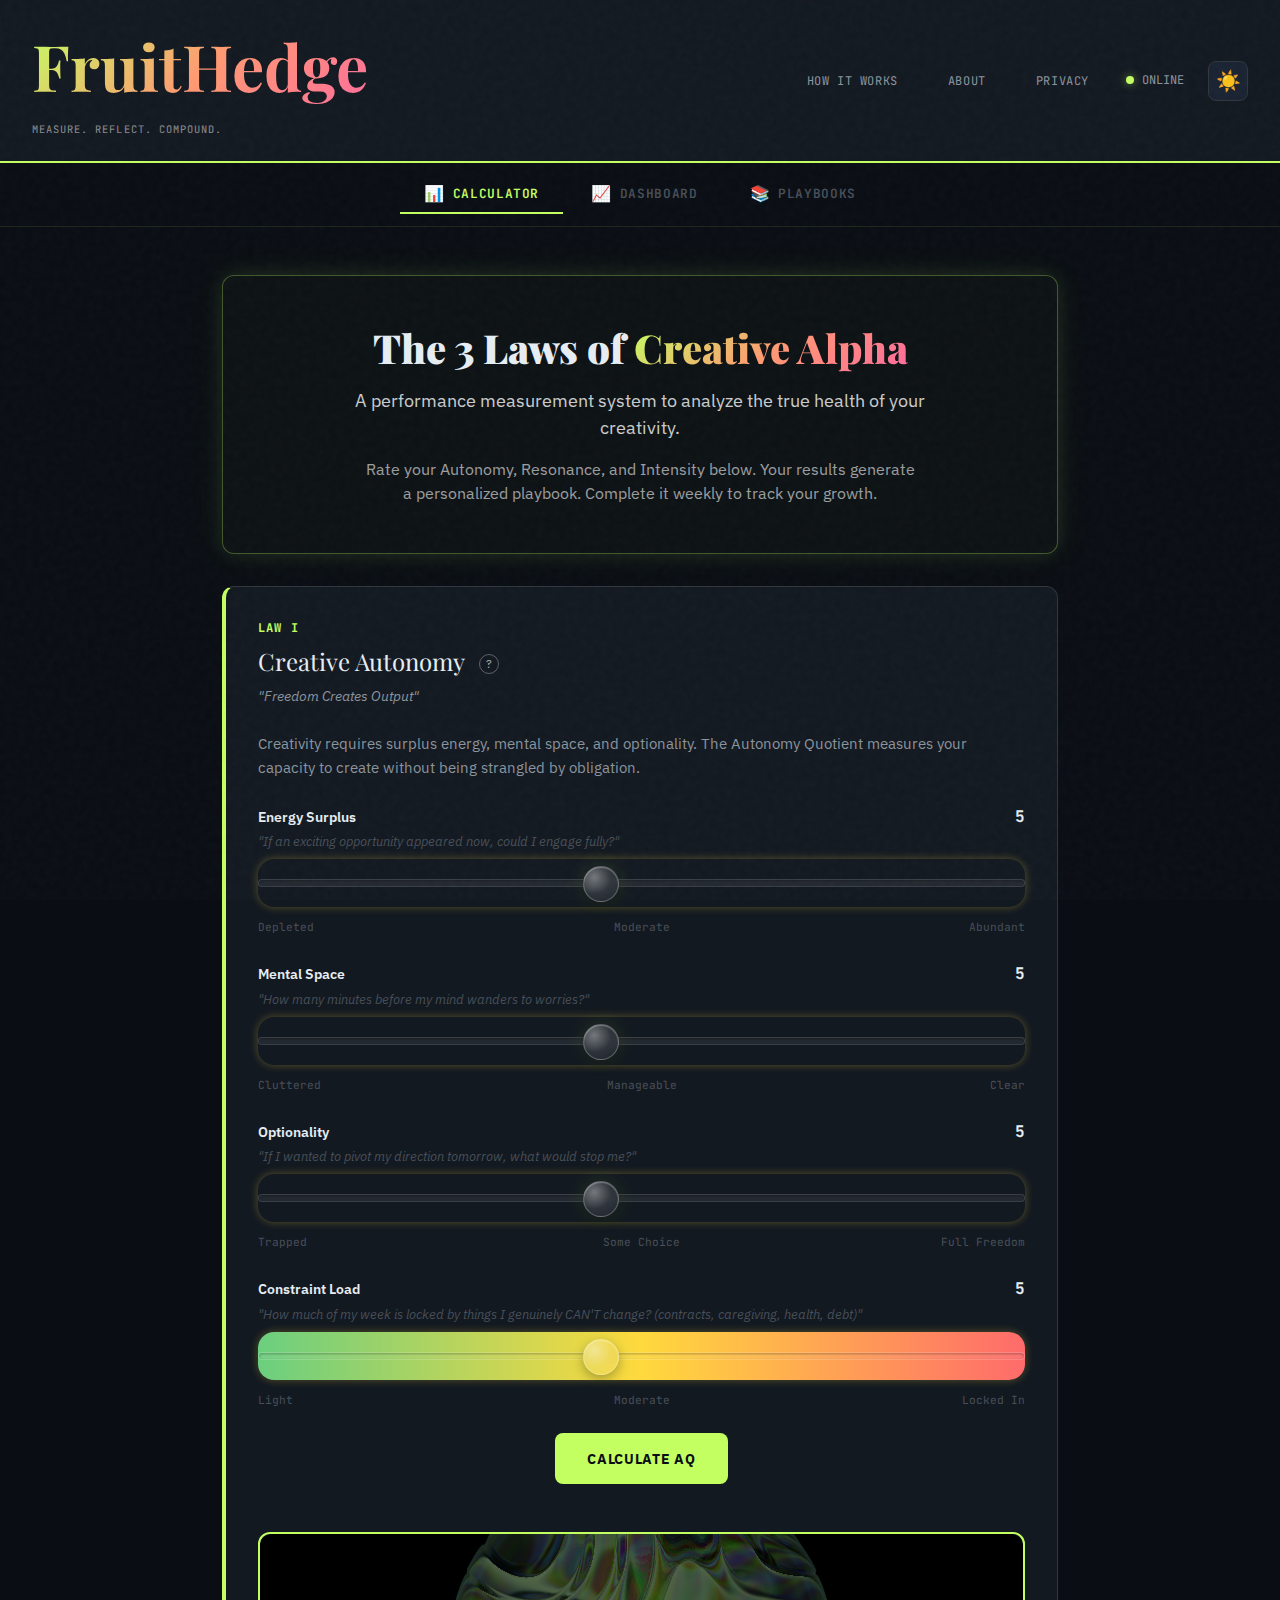
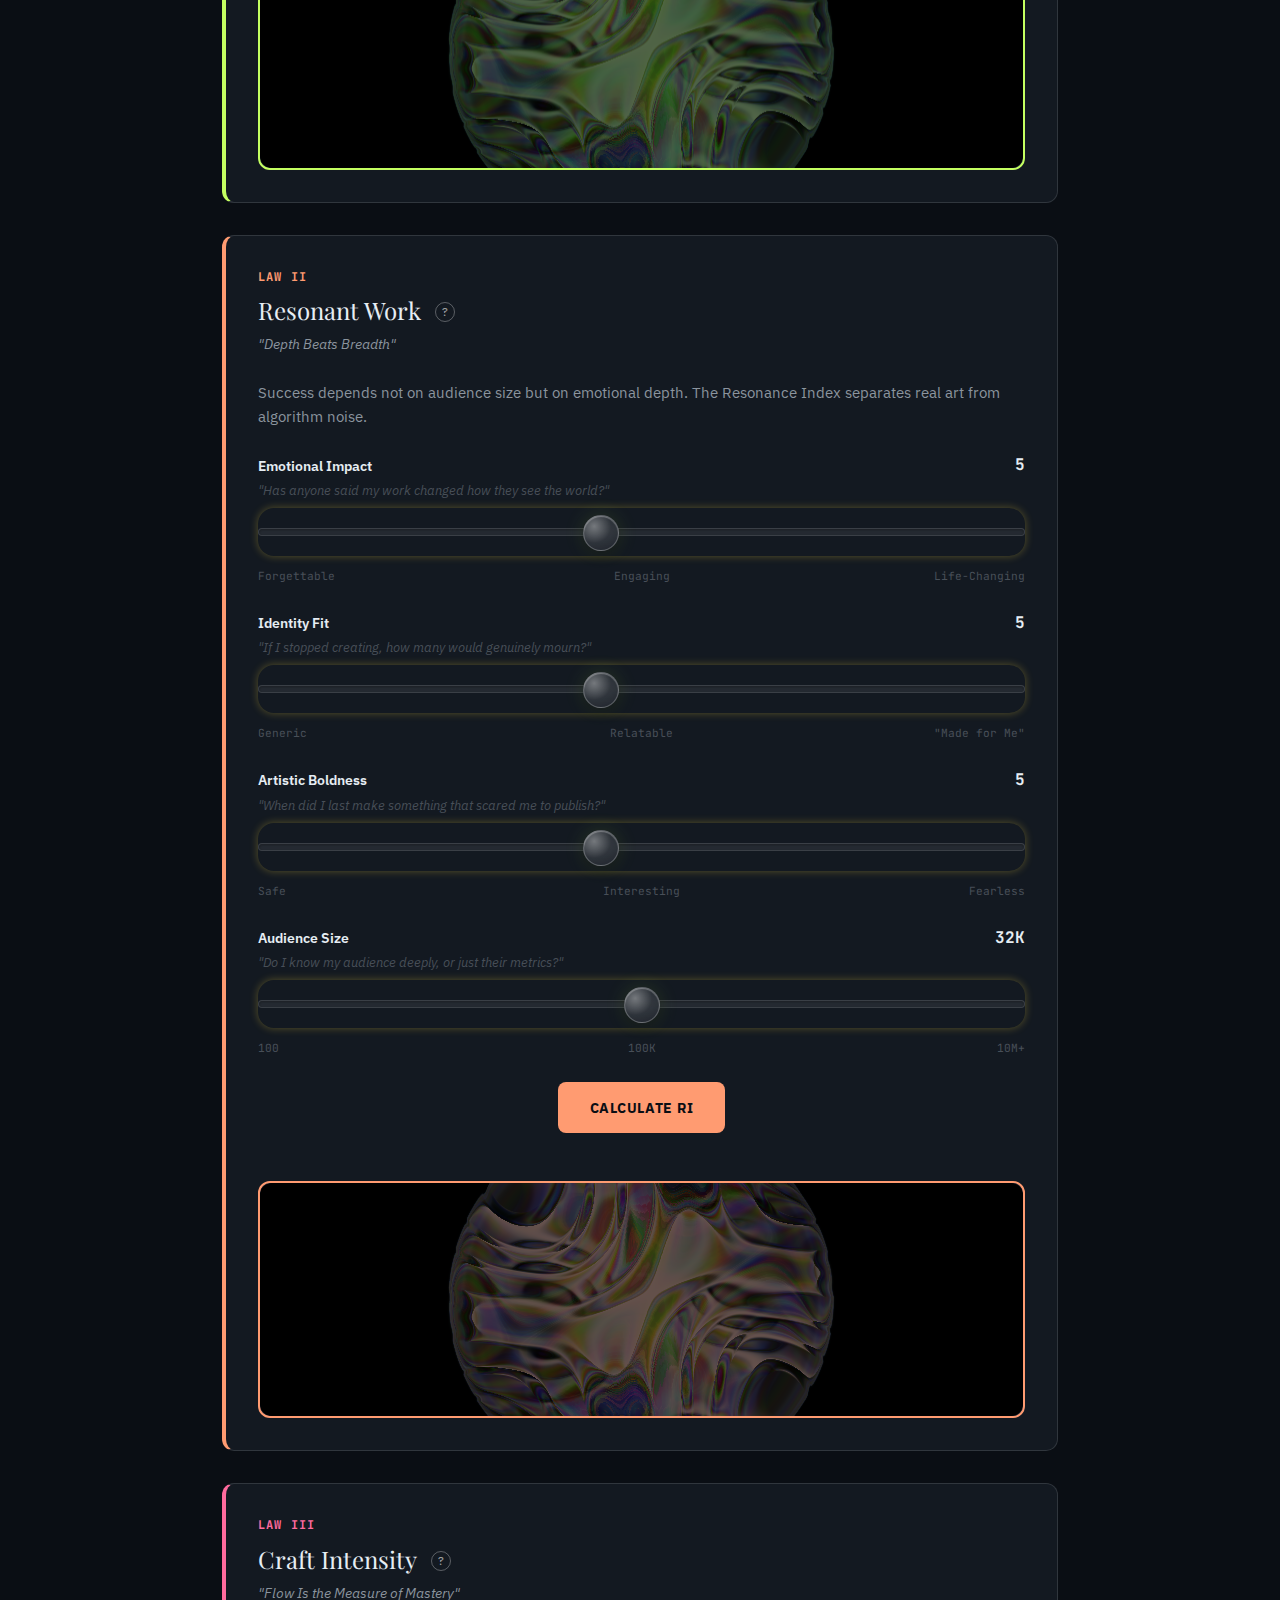
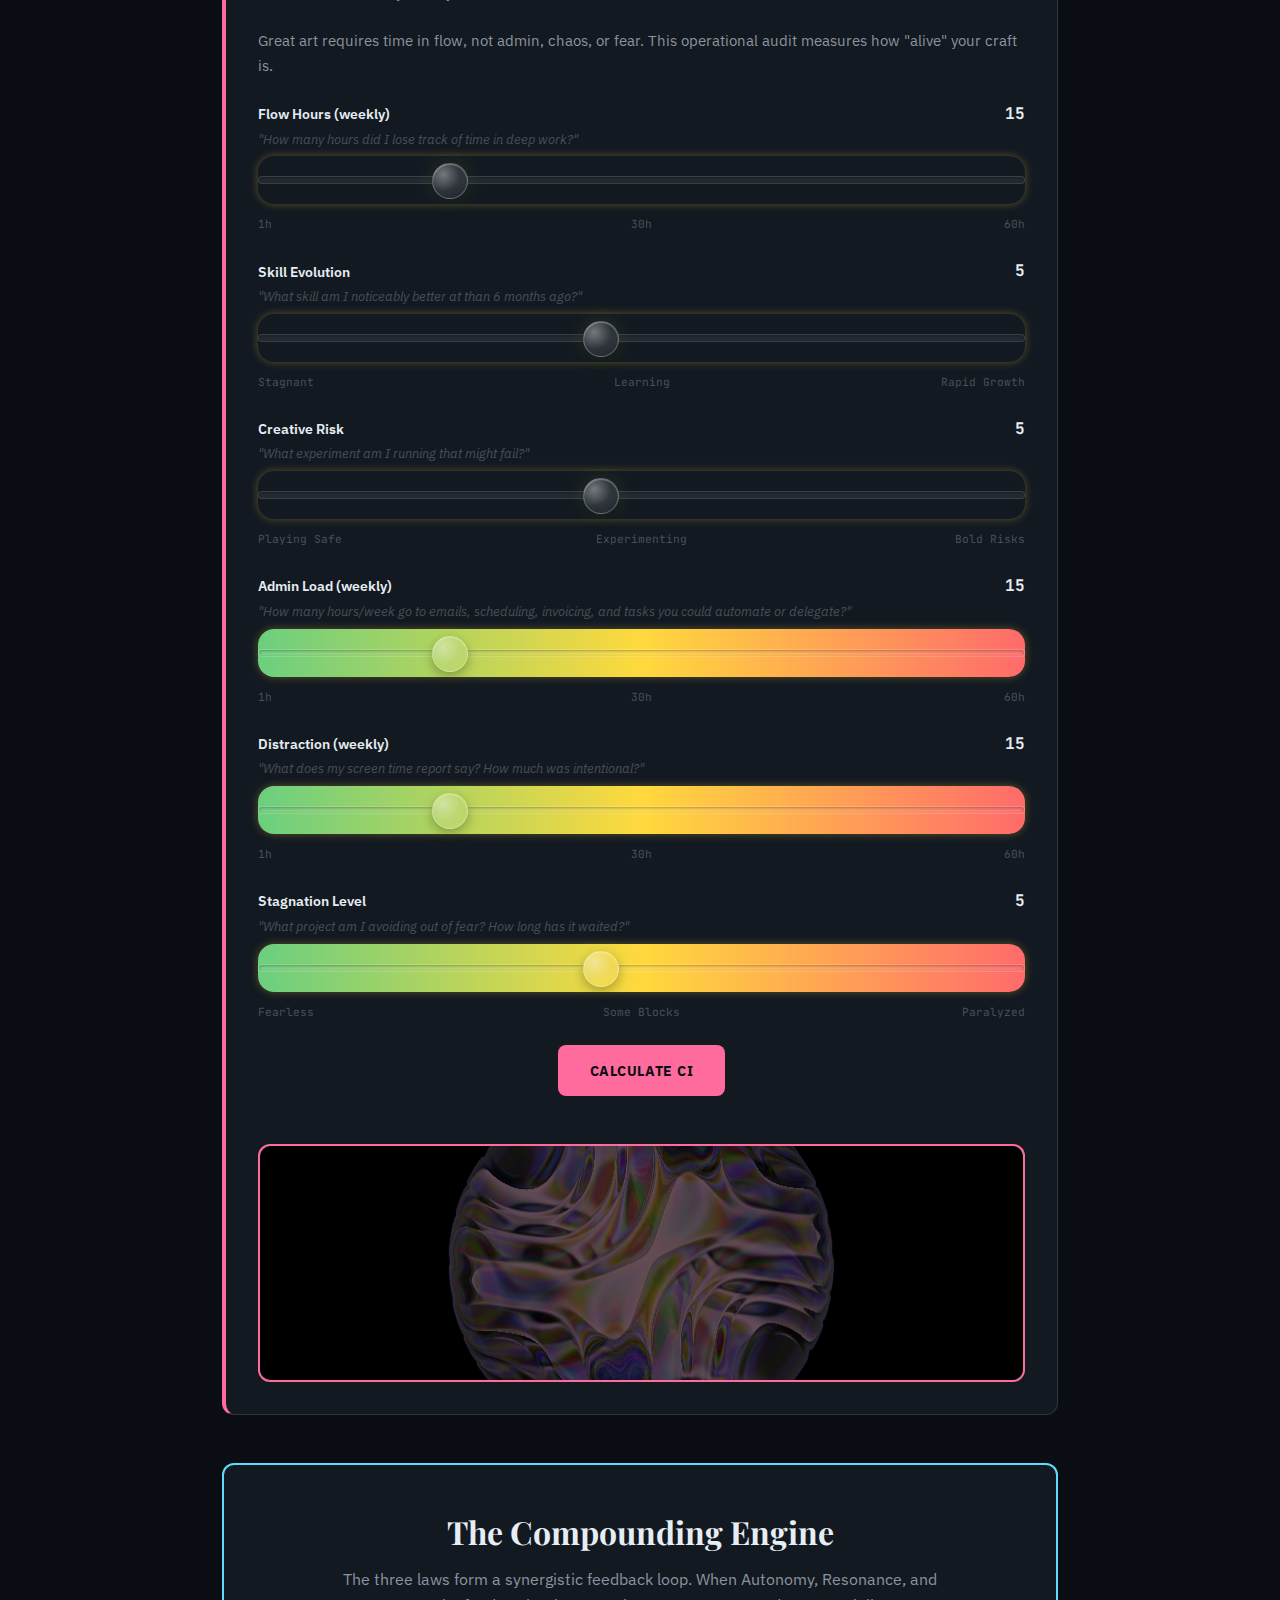
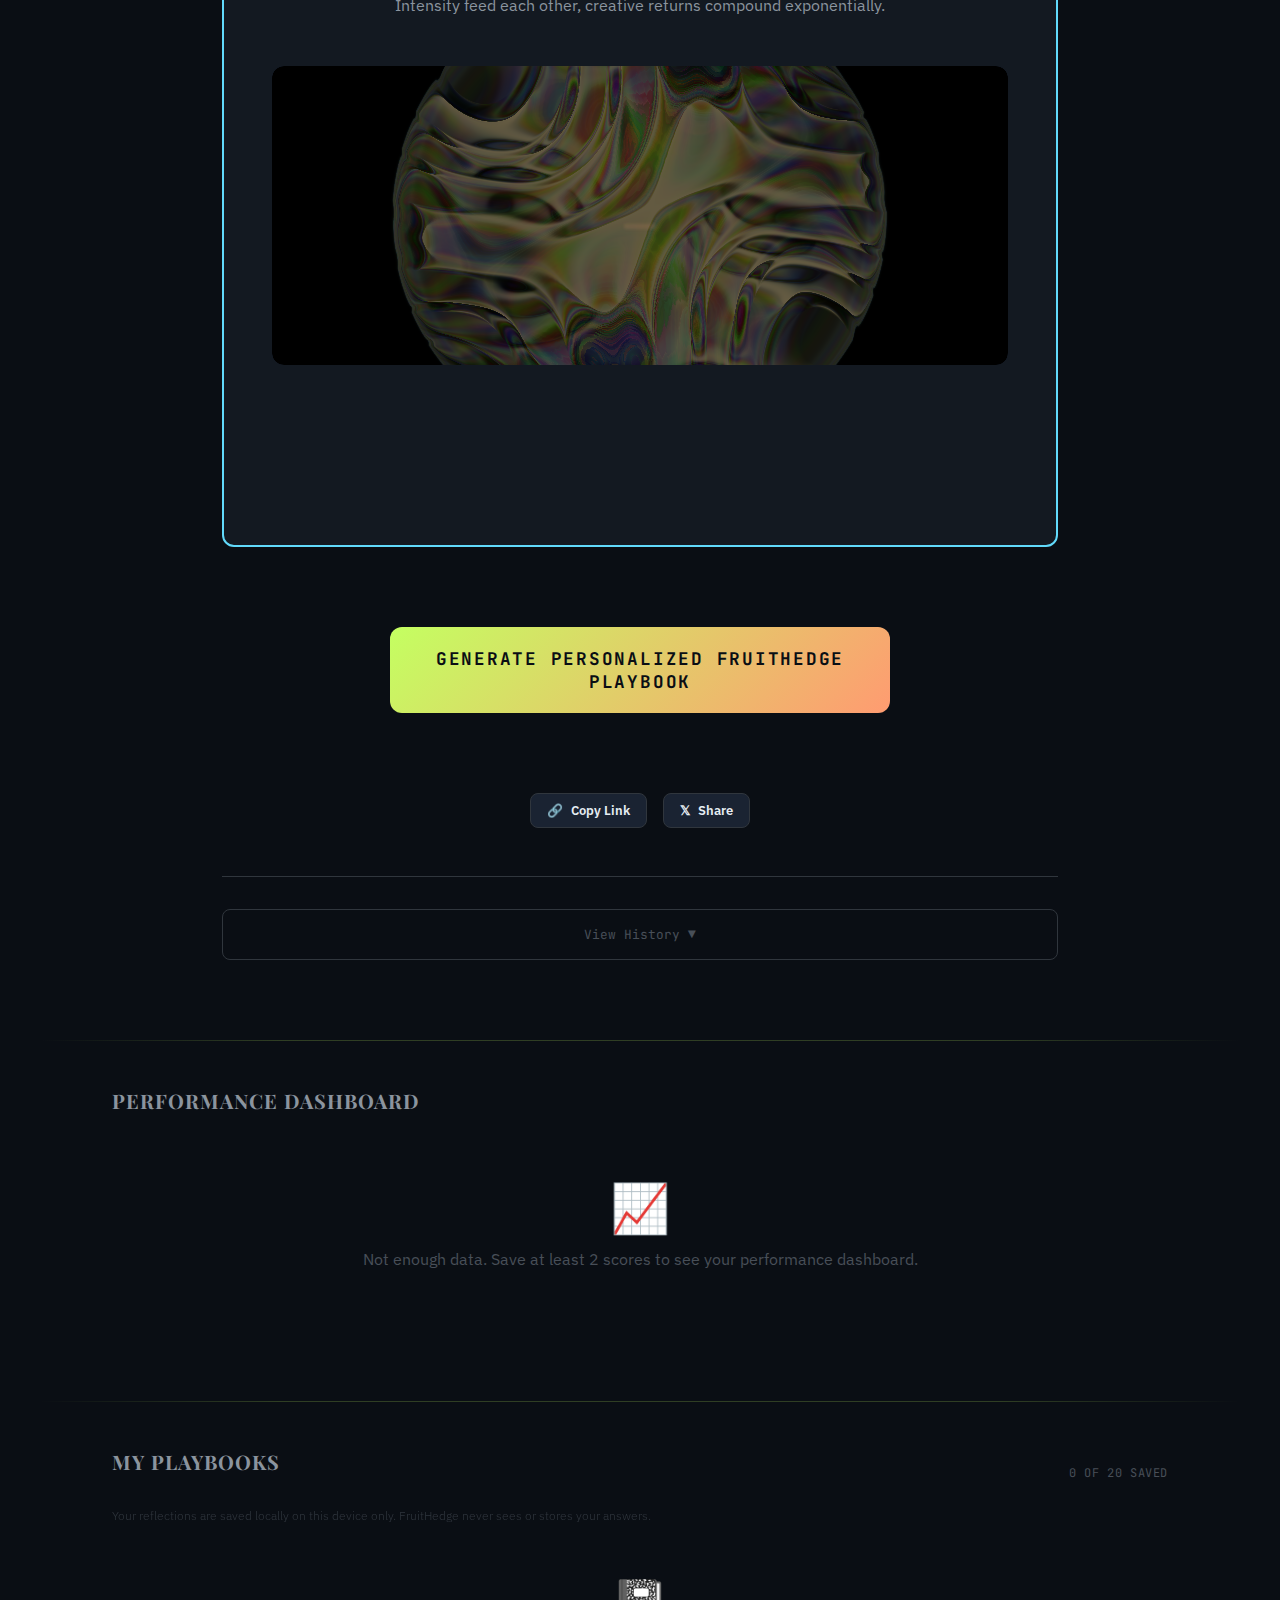
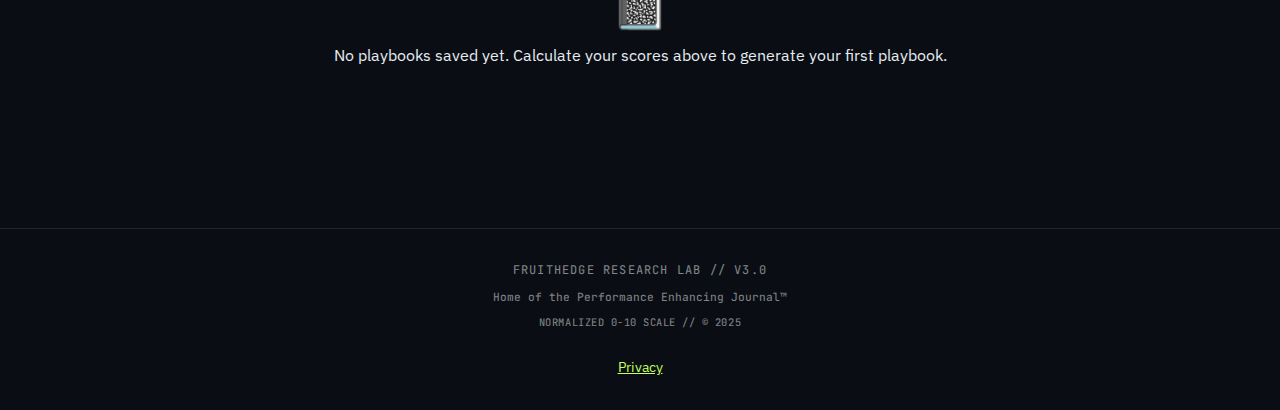
<file: index.html>
<!DOCTYPE html>
<html lang="en">
<head>
  <meta charset="UTF-8">
  <meta name="viewport" content="width=device-width, initial-scale=1.0">
  <meta name="description" content="FruitHedge - Creative Portfolio Manager. Measure your Autonomy, Resonance, and Craft Intensity to calculate your Creative Alpha Index.">
  <title>FruitHedge: Creative Portfolio Manager</title>

  <!-- Google Fonts -->
  <link rel="preconnect" href="https://fonts.googleapis.com">
  <link rel="preconnect" href="https://fonts.gstatic.com" crossorigin>
  <link href="https://fonts.googleapis.com/css2?family=JetBrains+Mono:wght@400;700&family=Playfair+Display:wght@700;900&family=IBM+Plex+Sans:wght@300;400;600&display=swap" rel="stylesheet">

  <!-- Styles -->
  <link rel="stylesheet" href="styles.css">
  <link rel="stylesheet" href="portal.css">
</head>
<body>
  <!-- Skip Link for Accessibility -->
  <a href="#main-content" class="skip-link">Skip to main content</a>

  <!-- Header (Sticky) -->
  <header class="header">
    <div class="header-content">
      <div class="header-left">
        <span class="logo">FruitHedge</span>
        <span class="tagline-badge">Measure. Reflect. Compound.</span>
      </div>
      <div class="header-right">
        <button class="header-link" id="header-how-it-works">How It Works</button>
        <button class="header-link" id="header-about">About</button>
        <button class="header-link" id="header-privacy">Privacy</button>
        <div class="status-bar">
          <div><span class="status-dot"></span>ONLINE</div>
          <button class="theme-toggle" id="theme-toggle" aria-label="Toggle dark/light mode">
            <span class="theme-icon">☀️</span>
          </button>
        </div>
      </div>
    </div>
  </header>

  <!-- Return Prompt Banner -->
  <div class="return-banner" id="return-banner" style="display: none;">
    <div class="return-banner-content">
      <span class="return-banner-icon">👋</span>
      <span class="return-banner-text" id="return-banner-text">Welcome back!</span>
    </div>
    <button class="return-banner-close" id="return-banner-close">&times;</button>
  </div>

  <!-- Tab Navigation -->
  <nav class="tab-bar" id="tab-bar">
    <div class="tab-bar-inner container">
      <button class="tab-btn active" data-tab="calculator" id="tab-btn-calculator">
        <span class="tab-icon">📊</span>
        <span class="tab-label">Calculator</span>
      </button>
      <button class="tab-btn" data-tab="dashboard" id="tab-btn-dashboard">
        <span class="tab-icon">📈</span>
        <span class="tab-label">Dashboard</span>
      </button>
      <button class="tab-btn" data-tab="playbooks" id="tab-btn-playbooks">
        <span class="tab-icon">📚</span>
        <span class="tab-label">Playbooks</span>
      </button>
    </div>
  </nav>

  <!-- Main Content -->
  <main id="main-content" class="main-content">

    <!-- ============================================================ -->
    <!-- SECTION: CALCULATOR -->
    <!-- ============================================================ -->
    <section class="page-section" id="calculator-section">
    <div class="section-inner container">

    <!-- Hero Section -->
    <section class="hero">
      <canvas class="portal-canvas" id="portal-hero"></canvas>
      <h1 class="hero-title">The 3 Laws of <span>Creative Alpha</span></h1>
      <p class="hero-subtitle">A performance measurement system to analyze the true health of your creativity.</p>
      <p class="hero-instruction">Rate your Autonomy, Resonance, and Intensity below. Your results generate a personalized playbook. Complete it weekly to track your growth.</p>
    </section>

    <!-- Calculator Section -->
    <section class="calculator-section">

      <!-- Law I: Autonomy Quotient -->
      <article class="law-card autonomy">
        <div class="law-header">
          <div class="law-header-left">
            <div class="law-number">Law I</div>
            <div class="law-title-wrapper">
              <div class="law-title">Creative Autonomy</div>
              <button class="help-tooltip-trigger" data-tooltip="aq" aria-label="Learn about Autonomy Quotient">?</button>
            </div>
            <div class="law-tagline">"Freedom Creates Output"</div>
            <div class="help-tooltip" id="tooltip-aq">
              <div class="help-tooltip-content">
                <strong>Autonomy Quotient (AQ)</strong> measures your freedom to create. Good inputs (energy, space, optionality) multiply together. Constraint divides the result. The cube root smooths extreme values.
              </div>
              <div class="help-tooltip-formula">AQ = 10 × ∛[(E × S × O) / (C × 10)]</div>
            </div>
          </div>
        </div>
        <p class="law-desc">Creativity requires surplus energy, mental space, and optionality. The Autonomy Quotient measures your capacity to create without being strangled by obligation.</p>

        <div class="calc-section">

          <div class="input-group">
            <div class="input-header">
              <span class="input-name">Energy Surplus</span>
              <span class="input-val" id="value-energy">5</span>
            </div>
            <div class="reflection-q">"If an exciting opportunity appeared now, could I engage fully?"</div>
            <input type="range" min="1" max="10" value="5" class="slider" id="slider-energy">
            <div class="slider-range"><span>Depleted</span><span>Moderate</span><span>Abundant</span></div>
          </div>

          <div class="input-group">
            <div class="input-header">
              <span class="input-name">Mental Space</span>
              <span class="input-val" id="value-space">5</span>
            </div>
            <div class="reflection-q">"How many minutes before my mind wanders to worries?"</div>
            <input type="range" min="1" max="10" value="5" class="slider" id="slider-space">
            <div class="slider-range"><span>Cluttered</span><span>Manageable</span><span>Clear</span></div>
          </div>

          <div class="input-group">
            <div class="input-header">
              <span class="input-name">Optionality</span>
              <span class="input-val" id="value-optionality">5</span>
            </div>
            <div class="reflection-q">"If I wanted to pivot my direction tomorrow, what would stop me?"</div>
            <input type="range" min="1" max="10" value="5" class="slider" id="slider-optionality">
            <div class="slider-range"><span>Trapped</span><span>Some Choice</span><span>Full Freedom</span></div>
          </div>

          <div class="input-group">
            <div class="input-header">
              <span class="input-name">Constraint Load</span>
              <span class="input-val" id="value-constraint">5</span>
            </div>
            <div class="reflection-q">"How much of my week is locked by things I genuinely CAN'T change? (contracts, caregiving, health, debt)"</div>
            <input type="range" min="1" max="10" value="5" class="slider inverse" id="slider-constraint">
            <div class="slider-range"><span>Light</span><span>Moderate</span><span>Locked In</span></div>
          </div>

          <button class="calc-btn" id="calculate-aq-btn">Calculate AQ</button>

          <div class="result-box" id="aq-result">
            <canvas class="portal-canvas" id="portal-aq"></canvas>
            <div class="portal-rings">
              <div class="portal-ring"><div class="portal-ring-inner"></div></div>
              <div class="portal-ring"><div class="portal-ring-inner"></div></div>
              <div class="portal-ring"><div class="portal-ring-inner"></div></div>
              <div class="portal-ring"><div class="portal-ring-inner"></div></div>
              <div class="portal-ring"><div class="portal-ring-inner"></div></div>
              <div class="portal-ring"><div class="portal-ring-inner"></div></div>
              <div class="portal-ring"><div class="portal-ring-inner"></div></div>
              <div class="portal-ring"><div class="portal-ring-inner"></div></div>
              <div class="portal-ring"><div class="portal-ring-inner"></div></div>
              <div class="portal-ring"><div class="portal-ring-inner"></div></div>
            </div>
            <div class="result-label">Autonomy Quotient</div>
            <div class="result-num" id="aq-num">—</div>
            <div class="result-status" id="aq-status">—</div>
            <div class="result-explain" id="aq-explain">—</div>
          </div>
        </div>
      </article>

      <!-- Law II: Resonance Index -->
      <article class="law-card resonance">
        <div class="law-header">
          <div class="law-header-left">
            <div class="law-number">Law II</div>
            <div class="law-title-wrapper">
              <div class="law-title">Resonant Work</div>
              <button class="help-tooltip-trigger" data-tooltip="ri" aria-label="Learn about Resonance Index">?</button>
            </div>
            <div class="law-tagline">"Depth Beats Breadth"</div>
            <div class="help-tooltip" id="tooltip-ri">
              <div class="help-tooltip-content">
                <strong>Resonance Index (Ri)</strong> measures how deeply you connect. Impact, identity, and boldness multiply together, then divide by audience size. Bigger audiences LOWER the score because depth beats breadth.
              </div>
              <div class="help-tooltip-formula">Ri = (I × Id × B) / [10 × (1 + ln(A/1000))]</div>
            </div>
          </div>
        </div>
        <p class="law-desc">Success depends not on audience size but on emotional depth. The Resonance Index separates real art from algorithm noise.</p>

        <div class="calc-section">
          <div class="input-group">
            <div class="input-header">
              <span class="input-name">Emotional Impact</span>
              <span class="input-val" id="value-impact">5</span>
            </div>
            <div class="reflection-q">"Has anyone said my work changed how they see the world?"</div>
            <input type="range" min="1" max="10" value="5" class="slider" id="slider-impact">
            <div class="slider-range"><span>Forgettable</span><span>Engaging</span><span>Life-Changing</span></div>
          </div>

          <div class="input-group">
            <div class="input-header">
              <span class="input-name">Identity Fit</span>
              <span class="input-val" id="value-identity">5</span>
            </div>
            <div class="reflection-q">"If I stopped creating, how many would genuinely mourn?"</div>
            <input type="range" min="1" max="10" value="5" class="slider" id="slider-identity">
            <div class="slider-range"><span>Generic</span><span>Relatable</span><span>"Made for Me"</span></div>
          </div>

          <div class="input-group">
            <div class="input-header">
              <span class="input-name">Artistic Boldness</span>
              <span class="input-val" id="value-boldness">5</span>
            </div>
            <div class="reflection-q">"When did I last make something that scared me to publish?"</div>
            <input type="range" min="1" max="10" value="5" class="slider" id="slider-boldness">
            <div class="slider-range"><span>Safe</span><span>Interesting</span><span>Fearless</span></div>
          </div>

          <div class="input-group">
            <div class="input-header">
              <span class="input-name">Audience Size</span>
              <span class="input-val" id="value-audience">32K</span>
            </div>
            <div class="reflection-q">"Do I know my audience deeply, or just their metrics?"</div>
            <input type="range" min="0" max="100" value="50" class="slider" id="slider-audience">
            <div class="slider-range"><span>100</span><span>100K</span><span>10M+</span></div>
          </div>

          <button class="calc-btn" id="calculate-ri-btn">Calculate Ri</button>

          <div class="result-box" id="ri-result">
            <canvas class="portal-canvas" id="portal-ri"></canvas>
            <div class="portal-rings">
              <div class="portal-ring"><div class="portal-ring-inner"></div></div>
              <div class="portal-ring"><div class="portal-ring-inner"></div></div>
              <div class="portal-ring"><div class="portal-ring-inner"></div></div>
              <div class="portal-ring"><div class="portal-ring-inner"></div></div>
              <div class="portal-ring"><div class="portal-ring-inner"></div></div>
              <div class="portal-ring"><div class="portal-ring-inner"></div></div>
              <div class="portal-ring"><div class="portal-ring-inner"></div></div>
              <div class="portal-ring"><div class="portal-ring-inner"></div></div>
              <div class="portal-ring"><div class="portal-ring-inner"></div></div>
              <div class="portal-ring"><div class="portal-ring-inner"></div></div>
            </div>
            <div class="result-label">Resonance Index</div>
            <div class="result-num" id="ri-num">—</div>
            <div class="result-status" id="ri-status">—</div>
            <div class="result-explain" id="ri-explain">—</div>
          </div>
        </div>
      </article>

      <!-- Law III: Craft Intensity -->
      <article class="law-card intensity">
        <div class="law-header">
          <div class="law-header-left">
            <div class="law-number">Law III</div>
            <div class="law-title-wrapper">
              <div class="law-title">Craft Intensity</div>
              <button class="help-tooltip-trigger" data-tooltip="ci" aria-label="Learn about Craft Intensity">?</button>
            </div>
            <div class="law-tagline">"Flow Is the Measure of Mastery"</div>
            <div class="help-tooltip" id="tooltip-ci">
              <div class="help-tooltip-content">
                <strong>Craft Intensity (Ci)</strong> measures active growth. Flow, evolution, and risk multiply together. Admin, distraction, and stagnation divide the result. These dividers kill your creative capacity.
              </div>
              <div class="help-tooltip-formula">Ci = 10 × ∛[(F × E × R) / (A × D × S)]</div>
            </div>
          </div>
        </div>
        <p class="law-desc">Great art requires time in flow, not admin, chaos, or fear. This operational audit measures how "alive" your craft is.</p>

        <div class="calc-section">
          <div class="input-group">
            <div class="input-header">
              <span class="input-name">Flow Hours (weekly)</span>
              <span class="input-val" id="value-flow">15</span>
            </div>
            <div class="reflection-q">"How many hours did I lose track of time in deep work?"</div>
            <input type="range" min="1" max="60" value="15" class="slider" id="slider-flow">
            <div class="slider-range"><span>1h</span><span>30h</span><span>60h</span></div>
          </div>

          <div class="input-group">
            <div class="input-header">
              <span class="input-name">Skill Evolution</span>
              <span class="input-val" id="value-evolution">5</span>
            </div>
            <div class="reflection-q">"What skill am I noticeably better at than 6 months ago?"</div>
            <input type="range" min="1" max="10" value="5" class="slider" id="slider-evolution">
            <div class="slider-range"><span>Stagnant</span><span>Learning</span><span>Rapid Growth</span></div>
          </div>

          <div class="input-group">
            <div class="input-header">
              <span class="input-name">Creative Risk</span>
              <span class="input-val" id="value-risk">5</span>
            </div>
            <div class="reflection-q">"What experiment am I running that might fail?"</div>
            <input type="range" min="1" max="10" value="5" class="slider" id="slider-risk">
            <div class="slider-range"><span>Playing Safe</span><span>Experimenting</span><span>Bold Risks</span></div>
          </div>

          <div class="input-group">
            <div class="input-header">
              <span class="input-name">Admin Load (weekly)</span>
              <span class="input-val" id="value-admin">15</span>
            </div>
            <div class="reflection-q">"How many hours/week go to emails, scheduling, invoicing, and tasks you could automate or delegate?"</div>
            <input type="range" min="1" max="60" value="15" class="slider inverse" id="slider-admin">
            <div class="slider-range"><span>1h</span><span>30h</span><span>60h</span></div>
          </div>

          <div class="input-group">
            <div class="input-header">
              <span class="input-name">Distraction (weekly)</span>
              <span class="input-val" id="value-distraction">15</span>
            </div>
            <div class="reflection-q">"What does my screen time report say? How much was intentional?"</div>
            <input type="range" min="1" max="60" value="15" class="slider inverse" id="slider-distraction">
            <div class="slider-range"><span>1h</span><span>30h</span><span>60h</span></div>
          </div>

          <div class="input-group">
            <div class="input-header">
              <span class="input-name">Stagnation Level</span>
              <span class="input-val" id="value-stagnation">5</span>
            </div>
            <div class="reflection-q">"What project am I avoiding out of fear? How long has it waited?"</div>
            <input type="range" min="1" max="10" value="5" class="slider inverse" id="slider-stagnation">
            <div class="slider-range"><span>Fearless</span><span>Some Blocks</span><span>Paralyzed</span></div>
          </div>

          <button class="calc-btn" id="calculate-ci-btn">Calculate Ci</button>

          <div class="result-box" id="ci-result">
            <canvas class="portal-canvas" id="portal-ci"></canvas>
            <div class="portal-rings">
              <div class="portal-ring"><div class="portal-ring-inner"></div></div>
              <div class="portal-ring"><div class="portal-ring-inner"></div></div>
              <div class="portal-ring"><div class="portal-ring-inner"></div></div>
              <div class="portal-ring"><div class="portal-ring-inner"></div></div>
              <div class="portal-ring"><div class="portal-ring-inner"></div></div>
              <div class="portal-ring"><div class="portal-ring-inner"></div></div>
              <div class="portal-ring"><div class="portal-ring-inner"></div></div>
              <div class="portal-ring"><div class="portal-ring-inner"></div></div>
              <div class="portal-ring"><div class="portal-ring-inner"></div></div>
              <div class="portal-ring"><div class="portal-ring-inner"></div></div>
            </div>
            <div class="result-label">Craft Intensity</div>
            <div class="result-num" id="ci-num">—</div>
            <div class="result-status" id="ci-status">—</div>
            <div class="result-explain" id="ci-explain">—</div>
          </div>
        </div>
      </article>

    </section>

    <!-- The Compounding Engine Section -->
    <section class="synthesis">
      <h2 class="synthesis-title">The Compounding Engine</h2>
      <p class="synthesis-subtitle">The three laws form a synergistic feedback loop. When Autonomy, Resonance, and Intensity feed each other, creative returns compound exponentially.</p>

      <div class="composite-box">
        <canvas class="portal-canvas" id="portal-alpha"></canvas>
        <div class="portal-rings">
          <div class="portal-ring"><div class="portal-ring-inner"></div></div>
          <div class="portal-ring"><div class="portal-ring-inner"></div></div>
          <div class="portal-ring"><div class="portal-ring-inner"></div></div>
          <div class="portal-ring"><div class="portal-ring-inner"></div></div>
          <div class="portal-ring"><div class="portal-ring-inner"></div></div>
          <div class="portal-ring"><div class="portal-ring-inner"></div></div>
          <div class="portal-ring"><div class="portal-ring-inner"></div></div>
          <div class="portal-ring"><div class="portal-ring-inner"></div></div>
          <div class="portal-ring"><div class="portal-ring-inner"></div></div>
          <div class="portal-ring"><div class="portal-ring-inner"></div></div>
        </div>
        <div class="composite-label">Creative Alpha Index</div>
        <div class="composite-num" id="composite-num">—</div>
        <div class="composite-status" id="composite-status">Calculate all three laws to unlock your creative profile</div>
      </div>

      <!-- Archetype Card -->
      <div class="archetype-card" id="archetype-card">
        <div class="archetype-badge">YOUR CREATIVE ARCHETYPE</div>
        <h3 class="archetype-name" id="archetype-name">—</h3>
        <div class="archetype-subtype" id="archetype-subtitle">—</div>

        <div class="archetype-section">
          <div class="archetype-section-label">Psychological Profile</div>
          <div class="archetype-section-content" id="archetype-profile">—</div>
        </div>

        <div class="archetype-section">
          <div class="archetype-section-label">Strategic Insight</div>
          <div class="archetype-section-content" id="archetype-insight">—</div>
        </div>
      </div>

      <!-- 1. PERSONALIZED ACTION PLAN -->
      <div class="recs-section" id="recs-section">
        <h3>PERSONALIZED ACTION PLAN</h3>
        <div id="action-plan-content">
          <!-- Strategic diagnosis + 7-day action inserted by JavaScript -->
        </div>
      </div>

      <!-- 2. FRUITHEDGE PROTOCOL -->
      <div class="protocol-section hidden" id="protocol-section">
        <h3>YOUR DAILY PROTOCOL</h3>
        <div id="protocol-content">
          <!-- Daily habit prescription inserted by JavaScript -->
        </div>
      </div>

      <!-- 3. FRUITHEDGE LABS -->
      <div class="labs-section hidden" id="labs-section">
        <h3>🧪 FRUITHEDGE LABS</h3>
        <p class="labs-subtitle">Science-backed micro-interventions</p>
        <div class="labs-tips" id="labs-tips">
          <!-- Quirky science tips inserted by JavaScript -->
        </div>
      </div>
    </section>

    <!-- Playbook CTA -->
    <section class="playbook-section">
      <button class="playbook-btn" id="export-pdf-btn">
        Generate Personalized FruitHedge Playbook
      </button>
    </section>

    <!-- Recommended Resources Section -->
    <section class="resources-section hidden" id="recommended-resources">
      <h2 class="section-title">Recommended Resources</h2>
      <p class="resources-subtitle">Curated content based on your score patterns</p>
      <div class="resources-grid" id="resources-grid">
        <!-- Populated by JavaScript -->
      </div>
    </section>

    <!-- Export Actions -->
    <section class="export-section">
      <div class="export-actions-secondary">
        <button class="btn btn-secondary" id="copy-link-btn">
          <span>🔗</span> Copy Link
        </button>
        <button class="btn btn-secondary" id="share-twitter-btn">
          <span>𝕏</span> Share
        </button>
      </div>
    </section>

    <!-- History Section (Collapsible) -->
    <section class="history-section" id="history-section">
      <button class="history-toggle-btn" id="history-toggle-btn">
        <span class="history-toggle-text">View History</span>
        <span class="history-toggle-arrow">▼</span>
      </button>

      <div class="history-content collapsed" id="history-content">
        <div class="history-actions">
          <button class="btn btn-secondary" id="export-history-btn">Export JSON</button>
          <button class="btn btn-danger" id="clear-history-btn">Clear All</button>
        </div>

        <div class="history-table-wrapper">
          <table class="history-table" id="history-table">
            <thead>
              <tr>
                <th>Date</th>
                <th>AQ</th>
                <th>Ri</th>
                <th>Ci</th>
                <th>Alpha</th>
                <th>Actions</th>
              </tr>
            </thead>
            <tbody id="history-tbody">
              <!-- Populated by JavaScript -->
            </tbody>
          </table>
        </div>

        <!-- Empty State -->
        <div class="empty-state" id="history-empty">
          <div class="empty-state-icon">📊</div>
          <p class="empty-state-text">No history yet. Calculate and save your scores to track progress.</p>
        </div>
      </div>
    </section>

    </div><!-- End section-inner -->
    </section><!-- End Section: Calculator -->

    <!-- Section Divider -->
    <div class="section-divider"></div>

    <!-- ============================================================ -->
    <!-- SECTION: DASHBOARD -->
    <!-- ============================================================ -->
    <section class="page-section page-section-wide" id="dashboard-section">
    <div class="section-inner section-inner-wide">

    <!-- Performance Dashboard -->
    <div class="dashboard-header">
      <h2 class="section-title">Performance Dashboard</h2>

      <!-- Not Enough Data Message -->
      <div class="dashboard-empty" id="dashboard-empty">
        <div class="empty-state-icon">📈</div>
        <p class="empty-state-text">Not enough data. Save at least 2 scores to see your performance dashboard.</p>
      </div>

      <!-- Dashboard Content -->
      <div class="dashboard-content" id="dashboard-content" style="display: none;">

        <!-- Habit Engine: Streak & Badges -->
        <div class="habit-engine">
          <!-- Streak Display -->
          <div class="streak-display" id="streak-display">
            <div class="streak-fire" id="streak-fire">🔥</div>
            <div class="streak-info">
              <div class="streak-current">
                <span class="streak-count" id="streak-count">0</span>
                <span class="streak-label">Day Streak</span>
              </div>
              <div class="streak-longest">
                <span class="streak-longest-label">Longest:</span>
                <span class="streak-longest-value" id="streak-longest">0 days</span>
              </div>
            </div>
          </div>

          <!-- Progress Stats -->
          <div class="habit-stats">
            <div class="habit-stat">
              <span class="habit-stat-value" id="habit-checkins">0</span>
              <span class="habit-stat-label">Total Check-ins</span>
            </div>
            <div class="habit-stat">
              <span class="habit-stat-value" id="habit-member-since">—</span>
              <span class="habit-stat-label">Member Since</span>
            </div>
            <div class="habit-stat">
              <span class="habit-stat-value" id="habit-badges-count">0/5</span>
              <span class="habit-stat-label">Badges Earned</span>
            </div>
          </div>

          <!-- Badges Display -->
          <div class="badges-display" id="badges-display">
            <div class="badge badge--locked" id="badge-first" data-tooltip="First Check-in: Save your first playbook">
              <span class="badge-icon">🌱</span>
              <span class="badge-name">First Check-in</span>
            </div>
            <div class="badge badge--locked" id="badge-fire" data-tooltip="On Fire: Achieve a 7-day streak">
              <span class="badge-icon">🔥</span>
              <span class="badge-name">On Fire</span>
            </div>
            <div class="badge badge--locked" id="badge-consistent" data-tooltip="Consistent: Achieve a 30-day streak">
              <span class="badge-icon">💎</span>
              <span class="badge-name">Consistent</span>
            </div>
            <div class="badge badge--locked" id="badge-century" data-tooltip="Century: Complete 100 total check-ins">
              <span class="badge-icon">🏆</span>
              <span class="badge-name">Century</span>
            </div>
            <div class="badge badge--locked" id="badge-comeback" data-tooltip="Comeback: Return after 7+ day gap">
              <span class="badge-icon">⚡</span>
              <span class="badge-name">Comeback</span>
            </div>
          </div>
        </div>

        <!-- Top Row: Charts -->
        <div class="dashboard-charts">
          <!-- Equity Curve -->
          <div class="dashboard-card dashboard-card--chart">
            <div class="dashboard-card-card-header-row">
              <div class="dashboard-card-header">
                <span class="dashboard-card-title" id="equity-chart-title">Creative Alpha Over Time</span>
                <span class="dashboard-card-subtitle">Performance tracking</span>
              </div>
              <div class="equity-chart-tabs">
                <button class="equity-tab active" data-metric="alpha">α</button>
                <button class="equity-tab" data-metric="aq">AQ</button>
                <button class="equity-tab" data-metric="ri">Ri</button>
                <button class="equity-tab" data-metric="ci">Ci</button>
              </div>
            </div>
            <div class="chart-container">
              <canvas id="equity-chart" width="600" height="250"></canvas>
            </div>
            <div class="chart-tooltip" id="equity-tooltip"></div>
          </div>

          <!-- Pie Chart -->
          <div class="dashboard-card dashboard-card--radar">
            <div class="dashboard-card-header">
              <span class="dashboard-card-title">Score Balance</span>
              <span class="dashboard-card-subtitle">Your creative shape</span>
            </div>
            <div class="radar-wrapper">
              <canvas id="radar-chart" width="280" height="280"></canvas>
              <div class="radar-tooltip" id="radar-tooltip"></div>
            </div>
          </div>
        </div>

        <!-- Bottom Row: Stats and Trends -->
        <div class="dashboard-stats-row">
          <!-- Stats Panel -->
          <div class="dashboard-card dashboard-card--stats">
            <div class="dashboard-card-header">
              <span class="dashboard-card-title">Trading Stats</span>
            </div>
            <div class="stats-grid">
              <div class="stat-item">
                <span class="stat-label">All-Time High Alpha</span>
                <span class="stat-value" id="stat-ath">—</span>
              </div>
              <div class="stat-item">
                <span class="stat-label">Current Streak</span>
                <span class="stat-value" id="stat-streak">—</span>
              </div>
              <div class="stat-item">
                <span class="stat-label">Total Check-ins</span>
                <span class="stat-value" id="stat-checkins">—</span>
              </div>
              <div class="stat-item">
                <span class="stat-label">Average Alpha</span>
                <span class="stat-value" id="stat-avg">—</span>
              </div>
              <div class="stat-item">
                <span class="stat-label">Biggest Drawdown</span>
                <span class="stat-value stat-value--negative" id="stat-drawdown">—</span>
              </div>
              <div class="stat-item">
                <span class="stat-label">Best Law</span>
                <span class="stat-value stat-value--positive" id="stat-best">—</span>
              </div>
              <div class="stat-item">
                <span class="stat-label">Weakest Law</span>
                <span class="stat-value stat-value--negative" id="stat-weakest">—</span>
              </div>
            </div>
          </div>

          <!-- Trend Indicators -->
          <div class="dashboard-card dashboard-card--trends">
            <div class="dashboard-card-header">
              <span class="dashboard-card-title">Trend Indicators</span>
              <span class="dashboard-card-subtitle">vs last 3 sessions</span>
            </div>
            <div class="trends-grid">
              <div class="trend-item">
                <span class="trend-label">AQ</span>
                <span class="trend-value" id="trend-aq">—</span>
                <span class="trend-arrow" id="trend-aq-arrow">→</span>
              </div>
              <div class="trend-item">
                <span class="trend-label">Ri</span>
                <span class="trend-value" id="trend-ri">—</span>
                <span class="trend-arrow" id="trend-ri-arrow">→</span>
              </div>
              <div class="trend-item">
                <span class="trend-label">Ci</span>
                <span class="trend-value" id="trend-ci">—</span>
                <span class="trend-arrow" id="trend-ci-arrow">→</span>
              </div>
              <div class="trend-item trend-item--alpha">
                <span class="trend-label">Alpha</span>
                <span class="trend-value" id="trend-alpha">—</span>
                <span class="trend-arrow" id="trend-alpha-arrow">→</span>
              </div>
            </div>
          </div>
        </div>

      </div>

    </div><!-- End section-inner-wide -->
    </section><!-- End Section: Dashboard -->

    <!-- Section Divider -->
    <div class="section-divider"></div>

    <!-- ============================================================ -->
    <!-- SECTION: PLAYBOOKS -->
    <!-- ============================================================ -->
    <section class="page-section page-section-wide" id="playbooks-section">
    <div class="section-inner section-inner-wide">

    <!-- My Playbooks -->
    <div class="playbooks-header">
      <h2 class="section-title">My Playbooks</h2>
      <span class="playbooks-count" id="playbooks-count-tab">0 of 20 saved</span>
    </div>
    <p class="playbooks-privacy-note">Your reflections are saved locally on this device only. FruitHedge never sees or stores your answers.</p>

    <!-- Empty State -->
    <div class="playbooks-empty" id="playbooks-empty-tab">
      <div class="empty-state-icon">📓</div>
      <p class="empty-state-text">No playbooks saved yet. Calculate your scores above to generate your first playbook.</p>
    </div>

    <!-- Playbook Cards Grid -->
    <div class="playbooks-grid" id="playbooks-grid-tab">
      <!-- Populated by JavaScript -->
    </div>

    </div><!-- End section-inner-wide -->
    </section><!-- End Section: Playbooks -->

  </main>

  <!-- Footer -->
  <footer class="footer">
    <p class="footer-line-1">FRUITHEDGE RESEARCH LAB // v3.0</p>
    <p class="footer-line-2">Home of the Performance Enhancing Journal™</p>
    <p class="footer-line-3">NORMALIZED 0-10 SCALE // © 2025</p>
    <p class="footer-links">
      <a href="#" id="privacy-link" class="footer-link">Privacy</a>
    </p>
  </footer>

  <!-- Playbook View Modal -->
  <div class="playbook-modal-overlay" id="playbook-modal-overlay">
    <div class="playbook-modal" id="playbook-modal">
      <div class="playbook-modal-header">
        <h3 class="playbook-modal-title" id="playbook-modal-title">Playbook</h3>
        <button class="playbook-modal-close" id="playbook-modal-close">&times;</button>
      </div>
      <div class="playbook-modal-content" id="playbook-modal-content">
        <!-- Populated by JavaScript -->
      </div>
      <div class="playbook-modal-footer">
        <button class="btn btn-secondary" id="playbook-modal-pdf">Download PDF</button>
        <button class="btn btn-primary" id="playbook-modal-save-close">Save & Close</button>
      </div>
    </div>
  </div>

  <!-- Modal for Confirmations -->
  <div class="modal-overlay" id="modal-overlay">
    <div class="modal" role="dialog" aria-modal="true">
      <div class="modal-header">
        <h3 class="modal-title" id="modal-title">Confirm Action</h3>
        <button class="modal-close" id="modal-close" aria-label="Close modal">&times;</button>
      </div>
      <div class="modal-body">
        <p id="modal-message">Are you sure you want to proceed?</p>
      </div>
      <div class="modal-actions flex gap-md mt-lg">
        <button class="btn btn-secondary" id="modal-cancel">Cancel</button>
        <button class="btn btn-danger" id="modal-confirm">Confirm</button>
      </div>
    </div>
  </div>

  <!-- How It Works Modal -->
  <div class="info-modal-overlay" id="how-it-works-modal">
    <div class="info-modal info-modal--large">
      <button class="info-modal-close" id="how-it-works-close">&times;</button>
      <h2 class="info-modal-title">How FruitHedge Works</h2>
      <div class="info-modal-content">
        <p class="info-modal-intro">For people who see math and panic. Breathe. This is easier than it looks.</p>

        <!-- Section 1: The Point -->
        <div class="info-section">
          <h3 class="info-section-title">The Point</h3>
          <p>FruitHedge measures your creative health using three scores:</p>
          <ul class="info-list">
            <li><strong>AQ</strong> (Autonomy Quotient): Do you have the freedom to create?</li>
            <li><strong>Ri</strong> (Resonance Index): Does your work actually connect?</li>
            <li><strong>Ci</strong> (Craft Intensity): Are you actively growing?</li>
          </ul>
          <p>These three combine into one master score: <strong>Creative Alpha (α)</strong></p>
          <p class="info-highlight">That's it. Three ingredients. One smoothie.</p>
        </div>

        <!-- Section 2: The Fruit Stand Analogy -->
        <div class="info-section">
          <h3 class="info-section-title">The Fruit Stand Analogy</h3>
          <p>Imagine you run a fruit stand.</p>
          <p>Your success depends on three things:</p>
          <ol class="info-list-numbered">
            <li><strong>Do you have good fruit?</strong> (Quality ingredients, your Autonomy)</li>
            <li><strong>Do people love your fruit?</strong> (Customer connection, your Resonance)</li>
            <li><strong>Are you improving your fruit game?</strong> (Daily hustle, your Intensity)</li>
          </ol>
          <p class="info-highlight">If one is missing, the whole stand suffers.</p>
        </div>

        <!-- Section 3: Law I - Autonomy -->
        <div class="info-section">
          <h3 class="info-section-title">🍎 Law I: Autonomy Quotient</h3>
          <p>Imagine making apple juice:</p>
          <ul class="info-list info-list--compact">
            <li><strong>Energy</strong> = Fresh apples</li>
            <li><strong>Space</strong> = A clean kitchen</li>
            <li><strong>Optionality</strong> = Having different recipes to try</li>
            <li><strong>Constraint</strong> = Someone yelling at you while you work</li>
          </ul>
          <p>More apples × cleaner kitchen × more recipes = better juice.<br>But if someone's yelling at you? That <em>DIVIDES</em> your output.</p>
          <p class="info-highlight">High AQ = Freedom to create. Low AQ = Survival mode.</p>
        </div>

        <!-- Section 4: Law II - Resonance -->
        <div class="info-section">
          <h3 class="info-section-title">🍊 Law II: Resonance Index</h3>
          <p>Imagine selling oranges:</p>
          <ul class="info-list info-list--compact">
            <li><strong>Impact</strong> = How juicy your oranges are</li>
            <li><strong>Identity</strong> = How much your oranges taste like YOU</li>
            <li><strong>Boldness</strong> = Are you experimenting with new varieties?</li>
            <li><strong>Audience</strong> = How many people you're selling to</li>
          </ul>
          <p>Here's the twist: If you're selling to 10 people who <em>LOVE</em> your oranges, that's better than selling bland oranges to 10,000 people who don't care.</p>
          <p class="info-highlight">High Ri = Cult classic. Low Ri = Algorithm fodder.</p>
        </div>

        <!-- Section 5: Law III - Intensity -->
        <div class="info-section">
          <h3 class="info-section-title">🍇 Law III: Craft Intensity</h3>
          <p>Imagine growing grapes for wine:</p>
          <ul class="info-list info-list--compact">
            <li><strong>Flow</strong> = Hours actually tending the vineyard</li>
            <li><strong>Evolution</strong> = Learning new techniques</li>
            <li><strong>Risk</strong> = Trying new grape varieties</li>
            <li><strong>Admin</strong> = Paperwork and bureaucracy</li>
            <li><strong>Distraction</strong> = Netflix and scrolling</li>
            <li><strong>Stagnation</strong> = Fear of trying new things</li>
          </ul>
          <p>More time in the vineyard + learning + experimenting = amazing wine.<br>But admin + distraction + fear? That kills your harvest.</p>
          <p class="info-highlight">High Ci = Mastery in motion. Low Ci = Coasting.</p>
        </div>

        <!-- Section 6: Creative Alpha -->
        <div class="info-section">
          <h3 class="info-section-title">🍓 Creative Alpha</h3>
          <p>You're making a fruit smoothie with three fruits:</p>
          <ul class="info-list info-list--compact">
            <li><strong>AQ</strong> = Strawberries (your freedom)</li>
            <li><strong>Ri</strong> = Bananas (your connection)</li>
            <li><strong>Ci</strong> = Oranges (your growth)</li>
          </ul>
          <p>If all three are fresh and ripe → amazing smoothie.<br>If one is rotten → the whole smoothie tastes off.</p>
          <p class="info-highlight">The formula punishes imbalance. You can't compensate for a 2 in one area by having 10s elsewhere. Balance beats peaks.</p>
        </div>

        <!-- Section 7: Cheat Sheet -->
        <div class="info-section">
          <h3 class="info-section-title">Quick Reference</h3>
          <p>If you want to raise...</p>
          <ul class="info-list">
            <li><strong>AQ</strong> → Reduce constraints, increase energy, clear mental space</li>
            <li><strong>Ri</strong> → Go deeper not wider, take bold risks, find your true audience</li>
            <li><strong>Ci</strong> → Increase flow hours, reduce admin/distraction, embrace experimentation</li>
            <li><strong>Alpha</strong> → Identify your LOWEST score and fix that first</li>
          </ul>
        </div>

        <!-- Section 8: Final Thought -->
        <div class="info-section info-section--final">
          <p>You don't need to understand the math to use FruitHedge.</p>
          <p>Just know this:</p>
          <ul class="info-list info-list--principles">
            <li>Good inputs multiply.</li>
            <li>Bad inputs divide.</li>
            <li>Balance beats peaks.</li>
            <li>What you measure improves.</li>
          </ul>
          <p class="info-cta">Now scroll down and audit yourself.</p>
        </div>

        <button class="info-modal-btn" id="how-it-works-got-it">Got it 🍊</button>
      </div>
    </div>
  </div>

  <!-- About Modal -->
  <div class="info-modal-overlay" id="about-modal">
    <div class="info-modal">
      <button class="info-modal-close" id="about-close">&times;</button>
      <div class="about-content">
        <h2>THE PERFORMANCE ENHANCING JOURNAL™</h2>

        <h3>What This Is</h3>
        <p>An equation that reflects you back to yourself.<br>
        A tuning fork for your frequency.<br>
        The fastest way to hear yourself.</p>

        <p>Not a personality test. Not a horoscope. Not advice from strangers.<br>
        Just math. Your inputs. Your outputs. Your mirror.</p>

        <h3>Calibration</h3>
        <p>You have a subjective frequency. What you think your vibe is.<br>
        You have an objective frequency. What others actually experience.<br>
        The gap between them is where growth lives.</p>

        <p>The sliders force you to quantify. The questions force you to confront. The output tells you where to focus.</p>

        <p>This isn't journaling. It's calibration.</p>

        <h3>The Three Laws</h3>
        <p>Autonomy. Your freedom to create.<br>
        Resonance. The depth of your impact.<br>
        Intensity. The aliveness of your practice.</p>

        <p>They multiply. They compound. They expose where you're bleeding and where you're building.</p>

        <h3>Why Math</h3>
        <p>Because math doesn't flatter. Doesn't judge. Doesn't remember.<br>
        It just reflects.</p>

        <p>The same equation works for everyone.<br>
        The answer is different for everyone.<br>
        That's the point.</p>

        <h3>Your Data</h3>
        <p>Stays on your device. No accounts. No tracking.<br>
        The equation forgets you the moment you leave.</p>

        <p class="about-signature">🍇 FruitHedge Research Lab</p>
      </div>
    </div>
  </div>

  <!-- Privacy Policy Modal -->
  <div class="info-modal-overlay" id="privacy-modal">
    <div class="info-modal info-modal--large">
      <button class="info-modal-close" id="privacy-close">&times;</button>
      <h2 class="info-modal-title">Privacy Policy</h2>
      <div class="info-modal-content privacy-content">
        <p class="privacy-effective">Effective Date: December 2024</p>

        <div class="privacy-section">
          <h3 class="privacy-section-title">The Basics</h3>
          <p>FruitHedge is a privacy-first creative assessment tool. We built it this way on purpose. Here's what that means in plain language.</p>
        </div>

        <div class="privacy-section">
          <h3 class="privacy-section-title">What We Collect</h3>
          <p><strong>Nothing.</strong></p>
          <p>FruitHedge runs entirely in your web browser. When you move the sliders, answer questions, and generate your playbook, all of that processing happens on your device. We have no servers storing your data, no databases logging your responses, and no way to see what you entered.</p>
        </div>

        <div class="privacy-section">
          <h3 class="privacy-section-title">Where Your Data Lives</h3>
          <p>Your assessment results and playbook entries are stored in your browser's local storage. This means the data physically exists on your device and nowhere else. If you clear your browser data or switch devices, that information is gone because we never had a copy.</p>
        </div>

        <div class="privacy-section">
          <h3 class="privacy-section-title">No Accounts Required</h3>
          <p>We don't ask you to sign up, log in, or provide an email address to use FruitHedge. No account means no profile, no tracking across sessions, and no way for us to identify you.</p>
        </div>

        <div class="privacy-section">
          <h3 class="privacy-section-title">Affiliate Links</h3>
          <p>FruitHedge includes links to books, products, and resources through affiliate programs such as Amazon Associates. When you click these links and make a purchase, we may earn a small commission at no additional cost to you.</p>
          <p>These are standard outbound links. We do not use tracking scripts or pixels on our site to monitor your clicks. Once you leave FruitHedge for an external site, that site's privacy policy applies.</p>
        </div>

        <div class="privacy-section">
          <h3 class="privacy-section-title">Your Playbook Is Yours</h3>
          <p>When you download your FruitHedge playbook as a PDF, that file belongs to you. We have no record of its contents. You can share it, keep it private, delete it, or use it with other tools and services as you choose.</p>
        </div>

        <div class="privacy-section">
          <h3 class="privacy-section-title">What We Cannot Do</h3>
          <p>Because of how FruitHedge is built, we cannot:</p>
          <ul class="privacy-list">
            <li>Recover your data if you lose it</li>
            <li>See your assessment history</li>
            <li>Tell you what archetype you got last month</li>
            <li>Share your information with third parties (because we don't have it)</li>
          </ul>
          <p>This is intentional. Your privacy is the feature.</p>
        </div>

        <div class="privacy-section">
          <h3 class="privacy-section-title">Third-Party Services</h3>
          <p>FruitHedge is hosted on Vercel. FruitHedge links to external websites including Amazon and other retailers. These sites have their own privacy policies and data practices. We encourage you to review them before making purchases or providing information.</p>
        </div>

        <div class="privacy-section">
          <h3 class="privacy-section-title">Children's Privacy</h3>
          <p>FruitHedge is designed for adults and is not directed at children under 13. Since we do not collect any personal information, we do not knowingly collect data from children.</p>
        </div>

        <div class="privacy-section">
          <h3 class="privacy-section-title">Changes to This Policy</h3>
          <p>If we update this privacy policy, we will post the new version on this page with an updated effective date. Since we do not collect email addresses, we cannot notify you directly of changes.</p>
        </div>

        <div class="privacy-section">
          <h3 class="privacy-section-title">Contact</h3>
          <p>If you have questions about this privacy policy or how FruitHedge works, you can reach us at <a href="mailto:privacy@fruithedge.com" class="privacy-email">privacy@fruithedge.com</a></p>
        </div>

        <p class="privacy-tagline">Self-knowledge without surveillance.</p>

        <button class="info-modal-btn" id="privacy-got-it">Got it</button>
      </div>
    </div>
  </div>

  <!-- Toast Container -->
  <div id="toast-container"></div>

  <!-- Daily Save Confirmation Modal -->
  <div class="save-confirm-overlay" id="save-confirm-overlay">
    <div class="save-confirm-modal">
      <p class="save-confirm-text">You already logged today.</p>
      <p class="save-confirm-subtext">Replace your earlier score?</p>
      <div class="save-confirm-buttons">
        <button class="save-confirm-btn save-confirm-replace" id="save-confirm-replace">Replace</button>
        <button class="save-confirm-btn save-confirm-cancel" id="save-confirm-cancel">Cancel</button>
      </div>
    </div>
  </div>

  <!-- Scripts -->
  <script src="data.js"></script>
  <script src="portal.js"></script>
  <script src="app.js"></script>
</body>
</html>
</file>
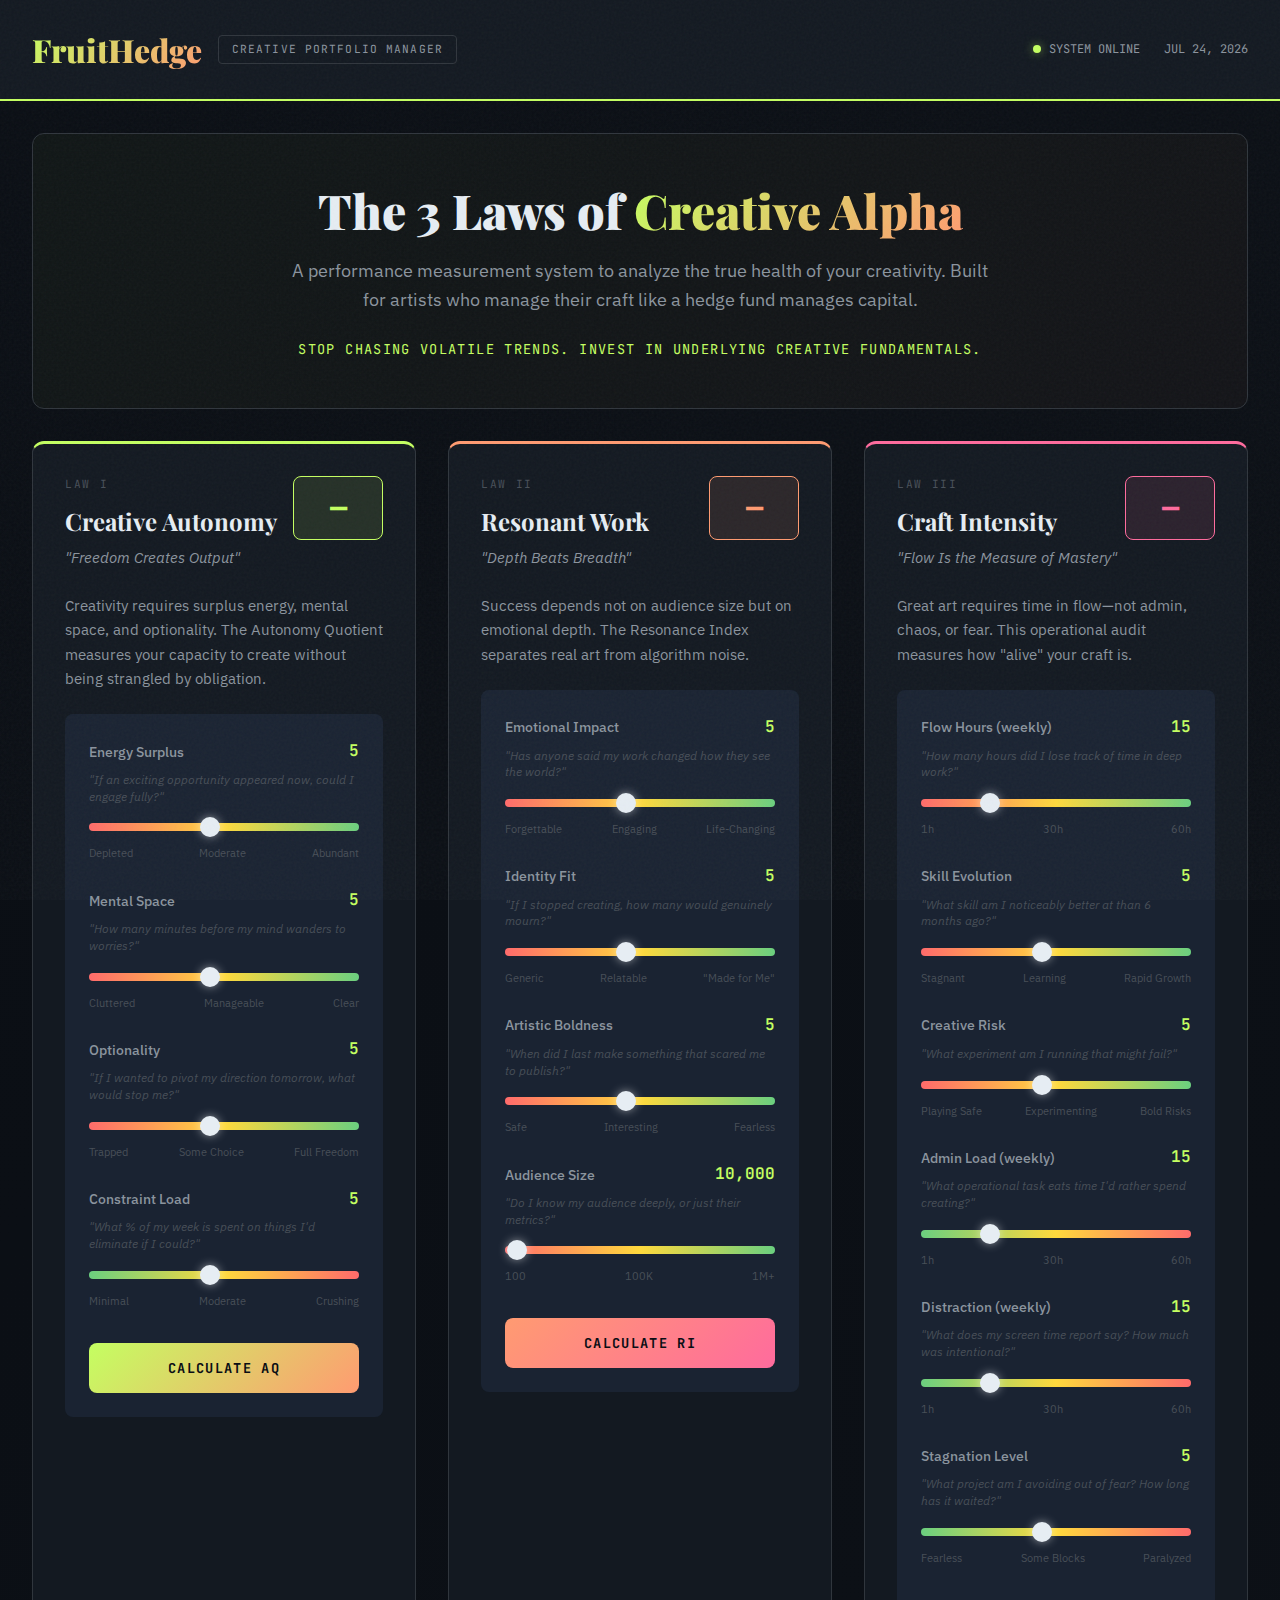
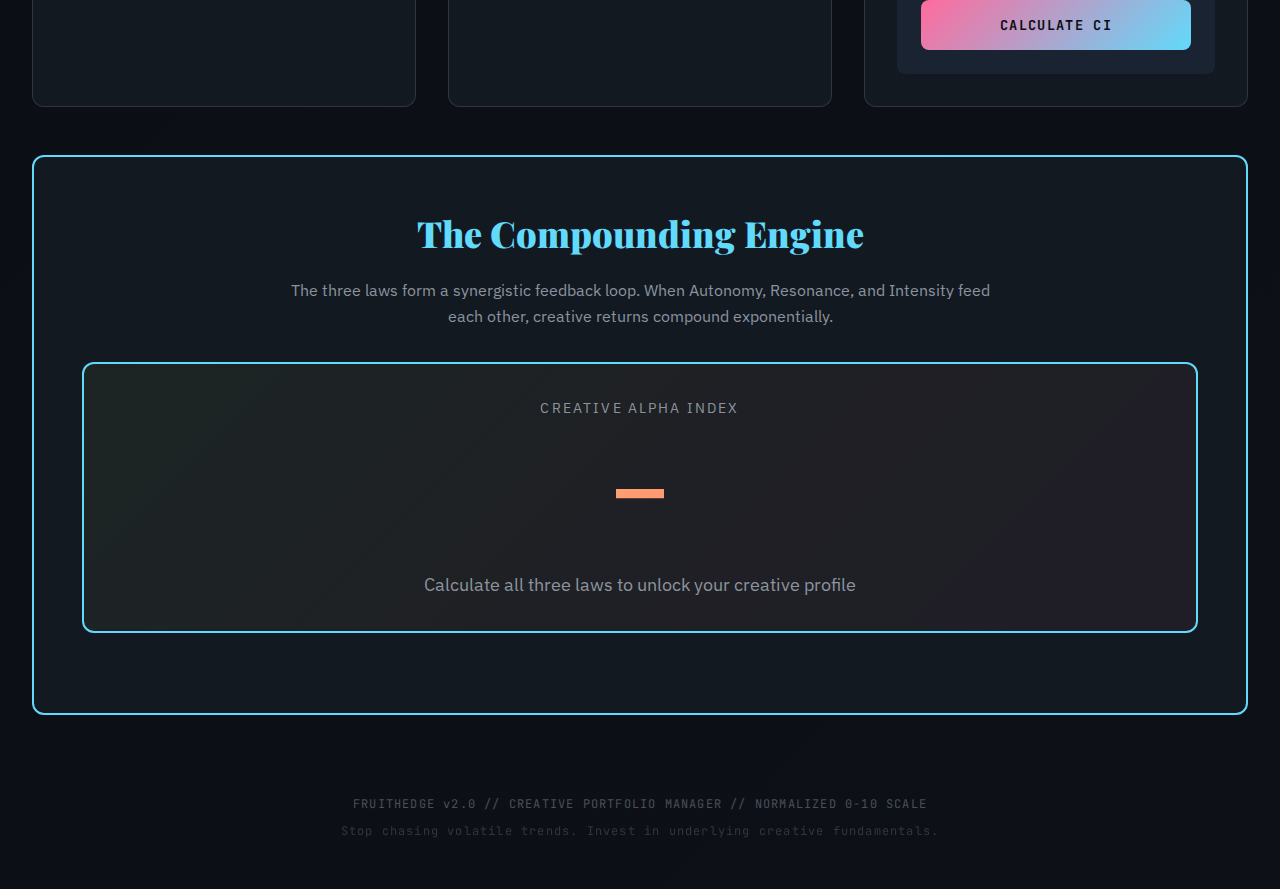
<file: FruitHedge-v2-FINAL.html>
<!DOCTYPE html>
<html lang="en">
<head>
    <meta charset="UTF-8">
    <meta name="viewport" content="width=device-width, initial-scale=1.0">
    <title>FruitHedge — Creative Portfolio Manager</title>
    <link href="https://fonts.googleapis.com/css2?family=JetBrains+Mono:wght@400;700&family=Playfair+Display:wght@700;900&family=IBM+Plex+Sans:wght@300;400;600&display=swap" rel="stylesheet">
    <style>

:root {
    --bg-primary: #0a0e14;
    --bg-secondary: #131921;
    --bg-tertiary: #1a2332;
    --bg-elevated: #212b3d;
    --accent-lime: #c4ff61;
    --accent-peach: #ff9b71;
    --accent-berry: #ff6b9d;
    --accent-cyan: #61dafb;
    --accent-gold: #ffd700;
    --text-primary: #e6edf3;
    --text-secondary: #8b949e;
    --text-muted: #484f58;
    --border: #30363d;
    --red: #ff6b6b;
    --yellow: #ffd93d;
    --green: #6bcf7f;
}

* { margin: 0; padding: 0; box-sizing: border-box; }

body {
    font-family: 'IBM Plex Sans', sans-serif;
    background: linear-gradient(135deg, var(--bg-primary) 0%, #0d1117 100%);
    color: var(--text-primary);
    min-height: 100vh;
    overflow-x: hidden;
    line-height: 1.6;
}

body::before {
    content: '';
    position: fixed;
    top: 0; left: 0;
    width: 100%; height: 100%;
    background-image: url("data:image/svg+xml,%3Csvg viewBox='0 0 400 400' xmlns='http://www.w3.org/2000/svg'%3E%3Cfilter id='n'%3E%3CfeTurbulence type='fractalNoise' baseFrequency='0.9' numOctaves='3' stitchTiles='stitch'/%3E%3C/filter%3E%3Crect width='100%25' height='100%25' filter='url(%23n)' opacity='0.04'/%3E%3C/svg%3E");
    pointer-events: none;
    z-index: 9999;
}

.header {
    background: var(--bg-secondary);
    border-bottom: 2px solid var(--accent-lime);
    padding: 1.5rem 2rem;
    position: sticky;
    top: 0;
    z-index: 100;
}

.header-content {
    max-width: 1400px;
    margin: 0 auto;
    display: flex;
    justify-content: space-between;
    align-items: center;
    flex-wrap: wrap;
    gap: 1rem;
}

.logo {
    font-family: 'Playfair Display', serif;
    font-size: 2rem;
    font-weight: 900;
    background: linear-gradient(135deg, var(--accent-lime), var(--accent-peach));
    -webkit-background-clip: text;
    background-clip: text;
    -webkit-text-fill-color: transparent;
}

.tagline-badge {
    font-family: 'JetBrains Mono', monospace;
    font-size: 0.7rem;
    color: var(--text-secondary);
    text-transform: uppercase;
    letter-spacing: 0.1em;
    padding: 0.3rem 0.8rem;
    border: 1px solid var(--border);
    border-radius: 4px;
    margin-left: 1rem;
}

.status-bar {
    display: flex;
    align-items: center;
    gap: 1.5rem;
    font-family: 'JetBrains Mono', monospace;
    font-size: 0.75rem;
    color: var(--text-secondary);
}

.status-dot {
    width: 8px; height: 8px;
    background: var(--accent-lime);
    border-radius: 50%;
    box-shadow: 0 0 10px rgba(196,255,97,0.5);
    animation: pulse 2s ease-in-out infinite;
    display: inline-block;
    margin-right: 0.5rem;
}

@keyframes pulse {
    0%, 100% { opacity: 1; }
    50% { opacity: 0.4; }
}

.container {
    max-width: 1400px;
    margin: 0 auto;
    padding: 2rem;
}

.hero {
    text-align: center;
    padding: 3rem 2rem;
    margin-bottom: 2rem;
    background: linear-gradient(135deg, rgba(196,255,97,0.03), rgba(255,155,113,0.03));
    border: 1px solid var(--border);
    border-radius: 12px;
}

.hero h1 {
    font-family: 'Playfair Display', serif;
    font-size: 3rem;
    font-weight: 900;
    margin-bottom: 1rem;
    line-height: 1.2;
}

.hero h1 span {
    background: linear-gradient(135deg, var(--accent-lime), var(--accent-peach));
    -webkit-background-clip: text;
    background-clip: text;
    -webkit-text-fill-color: transparent;
}

.hero-subtitle {
    font-size: 1.15rem;
    color: var(--text-secondary);
    max-width: 700px;
    margin: 0 auto 1.5rem;
}

.hero-tagline {
    font-family: 'JetBrains Mono', monospace;
    font-size: 0.85rem;
    color: var(--accent-lime);
    text-transform: uppercase;
    letter-spacing: 0.1em;
}

.laws-grid {
    display: grid;
    grid-template-columns: repeat(auto-fit, minmax(380px, 1fr));
    gap: 2rem;
    margin-bottom: 3rem;
}

.law-card {
    background: var(--bg-secondary);
    border: 1px solid var(--border);
    border-radius: 12px;
    padding: 2rem;
    transition: transform 0.3s, box-shadow 0.3s;
}

.law-card:hover {
    transform: translateY(-4px);
    box-shadow: 0 12px 40px rgba(0,0,0,0.4);
}

.law-card.autonomy { border-top: 3px solid var(--accent-lime); }
.law-card.resonance { border-top: 3px solid var(--accent-peach); }
.law-card.intensity { border-top: 3px solid var(--accent-berry); }

.law-header {
    display: flex;
    justify-content: space-between;
    align-items: flex-start;
    margin-bottom: 1.5rem;
}

.law-number {
    font-family: 'JetBrains Mono', monospace;
    font-size: 0.7rem;
    color: var(--text-muted);
    text-transform: uppercase;
    letter-spacing: 0.15em;
    margin-bottom: 0.5rem;
}

.law-title {
    font-family: 'Playfair Display', serif;
    font-size: 1.5rem;
    font-weight: 700;
    margin-bottom: 0.25rem;
}

.law-tagline {
    font-style: italic;
    color: var(--text-secondary);
    font-size: 0.95rem;
}

.law-score-box {
    font-family: 'JetBrains Mono', monospace;
    font-size: 1.8rem;
    font-weight: 700;
    padding: 0.5rem 1rem;
    border-radius: 8px;
    min-width: 90px;
    text-align: center;
}

.autonomy .law-score-box {
    background: rgba(196,255,97,0.1);
    border: 1px solid var(--accent-lime);
    color: var(--accent-lime);
}

.resonance .law-score-box {
    background: rgba(255,155,113,0.1);
    border: 1px solid var(--accent-peach);
    color: var(--accent-peach);
}

.intensity .law-score-box {
    background: rgba(255,107,157,0.1);
    border: 1px solid var(--accent-berry);
    color: var(--accent-berry);
}

.law-desc {
    color: var(--text-secondary);
    font-size: 0.95rem;
    margin-bottom: 1.5rem;
    line-height: 1.6;
}

.calc-section {
    background: var(--bg-tertiary);
    border-radius: 8px;
    padding: 1.5rem;
}

.input-group {
    margin-bottom: 1.5rem;
}

.input-header {
    display: flex;
    justify-content: space-between;
    align-items: center;
    margin-bottom: 0.5rem;
}

.input-name {
    font-size: 0.9rem;
    color: var(--text-secondary);
    font-weight: 500;
}

.input-val {
    font-family: 'JetBrains Mono', monospace;
    font-weight: 600;
    color: var(--accent-lime);
    font-size: 1rem;
}

.reflection-q {
    font-size: 0.75rem;
    color: var(--text-muted);
    font-style: italic;
    margin-bottom: 0.5rem;
    line-height: 1.4;
}

.slider {
    width: 100%;
    height: 8px;
    border-radius: 4px;
    outline: none;
    -webkit-appearance: none;
    background: linear-gradient(to right, var(--red) 0%, var(--yellow) 50%, var(--green) 100%);
}

.slider.inverse {
    background: linear-gradient(to right, var(--green) 0%, var(--yellow) 50%, var(--red) 100%);
}

.slider::-webkit-slider-thumb {
    -webkit-appearance: none;
    width: 20px; height: 20px;
    border-radius: 50%;
    background: var(--text-primary);
    cursor: pointer;
    box-shadow: 0 0 10px rgba(255,255,255,0.5);
    transition: transform 0.2s;
}

.slider::-webkit-slider-thumb:hover { transform: scale(1.15); }

.slider::-moz-range-thumb {
    width: 20px; height: 20px;
    border-radius: 50%;
    background: var(--text-primary);
    cursor: pointer;
    border: none;
}

.slider-range {
    display: flex;
    justify-content: space-between;
    font-size: 0.7rem;
    color: var(--text-muted);
    margin-top: 0.4rem;
}

.calc-btn {
    width: 100%;
    padding: 1rem;
    border: none;
    border-radius: 8px;
    font-family: 'JetBrains Mono', monospace;
    font-weight: 700;
    font-size: 0.85rem;
    text-transform: uppercase;
    letter-spacing: 0.1em;
    cursor: pointer;
    transition: transform 0.2s, box-shadow 0.2s;
    margin-top: 0.5rem;
}

.calc-btn:hover { transform: translateY(-2px); }

.autonomy .calc-btn {
    background: linear-gradient(135deg, var(--accent-lime), var(--accent-peach));
    color: var(--bg-primary);
}
.autonomy .calc-btn:hover { box-shadow: 0 8px 20px rgba(196,255,97,0.4); }

.resonance .calc-btn {
    background: linear-gradient(135deg, var(--accent-peach), var(--accent-berry));
    color: var(--bg-primary);
}
.resonance .calc-btn:hover { box-shadow: 0 8px 20px rgba(255,155,113,0.4); }

.intensity .calc-btn {
    background: linear-gradient(135deg, var(--accent-berry), var(--accent-cyan));
    color: var(--bg-primary);
}
.intensity .calc-btn:hover { box-shadow: 0 8px 20px rgba(255,107,157,0.4); }

.result-box {
    margin-top: 1.5rem;
    padding: 1.5rem;
    border-radius: 8px;
    text-align: center;
    display: none;
}

.result-box.show { display: block; }

.autonomy .result-box {
    background: rgba(196,255,97,0.1);
    border: 2px solid var(--accent-lime);
}
.resonance .result-box {
    background: rgba(255,155,113,0.1);
    border: 2px solid var(--accent-peach);
}
.intensity .result-box {
    background: rgba(255,107,157,0.1);
    border: 2px solid var(--accent-berry);
}

.result-label {
    font-size: 0.8rem;
    color: var(--text-secondary);
    text-transform: uppercase;
    letter-spacing: 0.1em;
    margin-bottom: 0.5rem;
}

.result-num {
    font-family: 'JetBrains Mono', monospace;
    font-size: 3rem;
    font-weight: 700;
    margin-bottom: 0.5rem;
}

.autonomy .result-num { color: var(--accent-lime); text-shadow: 0 0 20px rgba(196,255,97,0.5); }
.resonance .result-num { color: var(--accent-peach); text-shadow: 0 0 20px rgba(255,155,113,0.5); }
.intensity .result-num { color: var(--accent-berry); text-shadow: 0 0 20px rgba(255,107,157,0.5); }

.result-status { font-weight: 600; font-size: 1rem; margin-bottom: 0.5rem; }
.result-explain { font-size: 0.9rem; color: var(--text-secondary); line-height: 1.5; }

.synthesis {
    background: var(--bg-secondary);
    border: 2px solid var(--accent-cyan);
    border-radius: 12px;
    padding: 3rem;
    margin-top: 3rem;
}

.synthesis-title {
    font-family: 'Playfair Display', serif;
    font-size: 2.25rem;
    font-weight: 900;
    text-align: center;
    color: var(--accent-cyan);
    margin-bottom: 1rem;
}

.synthesis-subtitle {
    text-align: center;
    color: var(--text-secondary);
    max-width: 700px;
    margin: 0 auto 2rem;
    font-size: 1rem;
}

.composite-box {
    text-align: center;
    padding: 2rem;
    background: linear-gradient(135deg, rgba(196,255,97,0.05), rgba(255,155,113,0.05), rgba(255,107,157,0.05));
    border: 2px solid var(--accent-cyan);
    border-radius: 12px;
    margin-bottom: 2rem;
}

.composite-label {
    font-size: 0.9rem;
    color: var(--text-secondary);
    text-transform: uppercase;
    letter-spacing: 0.15em;
    margin-bottom: 0.5rem;
}

.composite-num {
    font-family: 'JetBrains Mono', monospace;
    font-size: 5rem;
    font-weight: 700;
    background: linear-gradient(135deg, var(--accent-lime), var(--accent-peach), var(--accent-berry));
    -webkit-background-clip: text;
    background-clip: text;
    -webkit-text-fill-color: transparent;
}

.composite-status {
    font-size: 1.1rem;
    color: var(--text-secondary);
    margin-top: 1rem;
}

.archetype-card {
    background: linear-gradient(135deg, var(--bg-tertiary), var(--bg-elevated));
    border: 2px solid var(--accent-gold);
    border-radius: 12px;
    padding: 2.5rem;
    margin: 2rem 0;
    display: none;
}

.archetype-card.show { display: block; }

.archetype-badge {
    text-align: center;
    font-size: 0.8rem;
    color: var(--accent-gold);
    text-transform: uppercase;
    letter-spacing: 0.15em;
    margin-bottom: 0.5rem;
}

.archetype-name {
    font-family: 'Playfair Display', serif;
    font-size: 2.5rem;
    font-weight: 900;
    text-align: center;
    color: var(--accent-gold);
    text-shadow: 0 0 30px rgba(255,215,0,0.3);
    margin-bottom: 0.5rem;
}

.archetype-subtype {
    text-align: center;
    font-style: italic;
    color: var(--text-secondary);
    font-size: 1.1rem;
    margin-bottom: 2rem;
}

.archetype-section { margin-bottom: 1.5rem; }

.archetype-section-label {
    font-size: 0.8rem;
    color: var(--text-muted);
    text-transform: uppercase;
    letter-spacing: 0.1em;
    margin-bottom: 0.5rem;
}

.archetype-section-content {
    color: var(--text-secondary);
    line-height: 1.7;
}

.artist-match {
    background: rgba(255,215,0,0.1);
    border-left: 3px solid var(--accent-gold);
    padding: 1rem;
    border-radius: 0 4px 4px 0;
    margin-top: 0.5rem;
}

.artist-name {
    font-weight: 600;
    color: var(--accent-gold);
    margin-bottom: 0.3rem;
}

.artist-phase {
    font-size: 0.9rem;
    color: var(--text-secondary);
    font-style: italic;
}

.recs-section {
    margin-top: 2rem;
    display: none;
}

.recs-section.show { display: block; }

.recs-section h3 {
    font-size: 1.5rem;
    text-align: center;
    margin-bottom: 1.5rem;
}

.rec-card {
    background: var(--bg-tertiary);
    border-radius: 8px;
    padding: 1.5rem;
    margin-bottom: 1rem;
    border-left: 4px solid var(--accent-lime);
}

.rec-card.wellness { border-left-color: var(--accent-peach); }

.rec-tier {
    font-family: 'JetBrains Mono', monospace;
    font-size: 0.7rem;
    color: var(--accent-lime);
    text-transform: uppercase;
    letter-spacing: 0.1em;
    margin-bottom: 0.5rem;
}

.rec-card.wellness .rec-tier { color: var(--accent-peach); }

.rec-title {
    font-size: 1.2rem;
    font-weight: 600;
    margin-bottom: 0.75rem;
}

.rec-content {
    color: var(--text-secondary);
    margin-bottom: 1rem;
    line-height: 1.6;
}

.rec-action {
    background: rgba(196,255,97,0.1);
    border-radius: 4px;
    padding: 1rem;
    font-weight: 600;
    color: var(--accent-lime);
}

.rec-card.wellness .rec-action {
    background: rgba(255,155,113,0.1);
    color: var(--accent-peach);
}

.footer {
    text-align: center;
    padding: 3rem 2rem;
    font-family: 'JetBrains Mono', monospace;
    font-size: 0.75rem;
    color: var(--text-muted);
    letter-spacing: 0.1em;
}

.footer p:last-child {
    margin-top: 0.5rem;
    opacity: 0.6;
}

@media (max-width: 768px) {
    .laws-grid { grid-template-columns: 1fr; }
    .hero h1 { font-size: 2.25rem; }
    .header-content { flex-direction: column; align-items: flex-start; }
    .archetype-name { font-size: 2rem; }
    .composite-num { font-size: 3.5rem; }
}

    </style>
</head>
<body>

    <header class="header">
        <div class="header-content">
            <div style="display: flex; align-items: center; flex-wrap: wrap;">
                <span class="logo">FruitHedge</span>
                <span class="tagline-badge">Creative Portfolio Manager</span>
            </div>
            <div class="status-bar">
                <div><span class="status-dot"></span>SYSTEM ONLINE</div>
                <div id="date-display"></div>
            </div>
        </div>
    </header>

    <div class="container">
        <section class="hero">
            <h1>The 3 Laws of <span>Creative Alpha</span></h1>
            <p class="hero-subtitle">A performance measurement system to analyze the true health of your creativity. Built for artists who manage their craft like a hedge fund manages capital.</p>
            <div class="hero-tagline">Stop chasing volatile trends. Invest in underlying creative fundamentals.</div>
        </section>

        <div class="laws-grid">
            <!-- ========== AUTONOMY ========== -->
            <div class="law-card autonomy">
                <div class="law-header">
                    <div>
                        <div class="law-number">Law I</div>
                        <div class="law-title">Creative Autonomy</div>
                        <div class="law-tagline">"Freedom Creates Output"</div>
                    </div>
                    <div class="law-score-box" id="aq-box">—</div>
                </div>
                <p class="law-desc">Creativity requires surplus energy, mental space, and optionality. The Autonomy Quotient measures your capacity to create without being strangled by obligation.</p>
                
                <div class="calc-section">
                    <div class="input-group">
                        <div class="input-header">
                            <span class="input-name">Energy Surplus</span>
                            <span class="input-val" id="energy-val">5</span>
                        </div>
                        <div class="reflection-q">"If an exciting opportunity appeared now, could I engage fully?"</div>
                        <input type="range" min="1" max="10" value="5" class="slider" id="energy">
                        <div class="slider-range"><span>Depleted</span><span>Moderate</span><span>Abundant</span></div>
                    </div>
                    
                    <div class="input-group">
                        <div class="input-header">
                            <span class="input-name">Mental Space</span>
                            <span class="input-val" id="space-val">5</span>
                        </div>
                        <div class="reflection-q">"How many minutes before my mind wanders to worries?"</div>
                        <input type="range" min="1" max="10" value="5" class="slider" id="space">
                        <div class="slider-range"><span>Cluttered</span><span>Manageable</span><span>Clear</span></div>
                    </div>
                    
                    <div class="input-group">
                        <div class="input-header">
                            <span class="input-name">Optionality</span>
                            <span class="input-val" id="optionality-val">5</span>
                        </div>
                        <div class="reflection-q">"If I wanted to pivot my direction tomorrow, what would stop me?"</div>
                        <input type="range" min="1" max="10" value="5" class="slider" id="optionality">
                        <div class="slider-range"><span>Trapped</span><span>Some Choice</span><span>Full Freedom</span></div>
                    </div>
                    
                    <div class="input-group">
                        <div class="input-header">
                            <span class="input-name">Constraint Load</span>
                            <span class="input-val" id="constraint-val">5</span>
                        </div>
                        <div class="reflection-q">"What % of my week is spent on things I'd eliminate if I could?"</div>
                        <input type="range" min="1" max="10" value="5" class="slider inverse" id="constraint">
                        <div class="slider-range"><span>Minimal</span><span>Moderate</span><span>Crushing</span></div>
                    </div>
                    
                    <button class="calc-btn" onclick="calcAQ()">Calculate AQ</button>
                    
                    <div class="result-box" id="aq-result">
                        <div class="result-label">Autonomy Quotient</div>
                        <div class="result-num" id="aq-num">—</div>
                        <div class="result-status" id="aq-status">—</div>
                        <div class="result-explain" id="aq-explain">—</div>
                    </div>
                </div>
            </div>

            <!-- ========== RESONANCE ========== -->
            <div class="law-card resonance">
                <div class="law-header">
                    <div>
                        <div class="law-number">Law II</div>
                        <div class="law-title">Resonant Work</div>
                        <div class="law-tagline">"Depth Beats Breadth"</div>
                    </div>
                    <div class="law-score-box" id="ri-box">—</div>
                </div>
                <p class="law-desc">Success depends not on audience size but on emotional depth. The Resonance Index separates real art from algorithm noise.</p>
                
                <div class="calc-section">
                    <div class="input-group">
                        <div class="input-header">
                            <span class="input-name">Emotional Impact</span>
                            <span class="input-val" id="impact-val">5</span>
                        </div>
                        <div class="reflection-q">"Has anyone said my work changed how they see the world?"</div>
                        <input type="range" min="1" max="10" value="5" class="slider" id="impact">
                        <div class="slider-range"><span>Forgettable</span><span>Engaging</span><span>Life-Changing</span></div>
                    </div>
                    
                    <div class="input-group">
                        <div class="input-header">
                            <span class="input-name">Identity Fit</span>
                            <span class="input-val" id="identity-val">5</span>
                        </div>
                        <div class="reflection-q">"If I stopped creating, how many would genuinely mourn?"</div>
                        <input type="range" min="1" max="10" value="5" class="slider" id="identity">
                        <div class="slider-range"><span>Generic</span><span>Relatable</span><span>"Made for Me"</span></div>
                    </div>
                    
                    <div class="input-group">
                        <div class="input-header">
                            <span class="input-name">Artistic Boldness</span>
                            <span class="input-val" id="boldness-val">5</span>
                        </div>
                        <div class="reflection-q">"When did I last make something that scared me to publish?"</div>
                        <input type="range" min="1" max="10" value="5" class="slider" id="boldness">
                        <div class="slider-range"><span>Safe</span><span>Interesting</span><span>Fearless</span></div>
                    </div>
                    
                    <div class="input-group">
                        <div class="input-header">
                            <span class="input-name">Audience Size</span>
                            <span class="input-val" id="audience-val">10,000</span>
                        </div>
                        <div class="reflection-q">"Do I know my audience deeply, or just their metrics?"</div>
                        <input type="range" min="100" max="1000000" value="10000" step="100" class="slider" id="audience">
                        <div class="slider-range"><span>100</span><span>100K</span><span>1M+</span></div>
                    </div>
                    
                    <button class="calc-btn" onclick="calcRi()">Calculate Ri</button>
                    
                    <div class="result-box" id="ri-result">
                        <div class="result-label">Resonance Index</div>
                        <div class="result-num" id="ri-num">—</div>
                        <div class="result-status" id="ri-status">—</div>
                        <div class="result-explain" id="ri-explain">—</div>
                    </div>
                </div>
            </div>

            <!-- ========== INTENSITY ========== -->
            <div class="law-card intensity">
                <div class="law-header">
                    <div>
                        <div class="law-number">Law III</div>
                        <div class="law-title">Craft Intensity</div>
                        <div class="law-tagline">"Flow Is the Measure of Mastery"</div>
                    </div>
                    <div class="law-score-box" id="ci-box">—</div>
                </div>
                <p class="law-desc">Great art requires time in flow—not admin, chaos, or fear. This operational audit measures how "alive" your craft is.</p>
                
                <div class="calc-section">
                    <div class="input-group">
                        <div class="input-header">
                            <span class="input-name">Flow Hours (weekly)</span>
                            <span class="input-val" id="flow-val">15</span>
                        </div>
                        <div class="reflection-q">"How many hours did I lose track of time in deep work?"</div>
                        <input type="range" min="1" max="60" value="15" class="slider" id="flow">
                        <div class="slider-range"><span>1h</span><span>30h</span><span>60h</span></div>
                    </div>
                    
                    <div class="input-group">
                        <div class="input-header">
                            <span class="input-name">Skill Evolution</span>
                            <span class="input-val" id="evolution-val">5</span>
                        </div>
                        <div class="reflection-q">"What skill am I noticeably better at than 6 months ago?"</div>
                        <input type="range" min="1" max="10" value="5" class="slider" id="evolution">
                        <div class="slider-range"><span>Stagnant</span><span>Learning</span><span>Rapid Growth</span></div>
                    </div>
                    
                    <div class="input-group">
                        <div class="input-header">
                            <span class="input-name">Creative Risk</span>
                            <span class="input-val" id="risk-val">5</span>
                        </div>
                        <div class="reflection-q">"What experiment am I running that might fail?"</div>
                        <input type="range" min="1" max="10" value="5" class="slider" id="risk">
                        <div class="slider-range"><span>Playing Safe</span><span>Experimenting</span><span>Bold Risks</span></div>
                    </div>
                    
                    <div class="input-group">
                        <div class="input-header">
                            <span class="input-name">Admin Load (weekly)</span>
                            <span class="input-val" id="admin-val">15</span>
                        </div>
                        <div class="reflection-q">"What operational task eats time I'd rather spend creating?"</div>
                        <input type="range" min="1" max="60" value="15" class="slider inverse" id="admin">
                        <div class="slider-range"><span>1h</span><span>30h</span><span>60h</span></div>
                    </div>
                    
                    <div class="input-group">
                        <div class="input-header">
                            <span class="input-name">Distraction (weekly)</span>
                            <span class="input-val" id="distraction-val">15</span>
                        </div>
                        <div class="reflection-q">"What does my screen time report say? How much was intentional?"</div>
                        <input type="range" min="1" max="60" value="15" class="slider inverse" id="distraction">
                        <div class="slider-range"><span>1h</span><span>30h</span><span>60h</span></div>
                    </div>
                    
                    <div class="input-group">
                        <div class="input-header">
                            <span class="input-name">Stagnation Level</span>
                            <span class="input-val" id="stagnation-val">5</span>
                        </div>
                        <div class="reflection-q">"What project am I avoiding out of fear? How long has it waited?"</div>
                        <input type="range" min="1" max="10" value="5" class="slider inverse" id="stagnation">
                        <div class="slider-range"><span>Fearless</span><span>Some Blocks</span><span>Paralyzed</span></div>
                    </div>
                    
                    <button class="calc-btn" onclick="calcCi()">Calculate Ci</button>
                    
                    <div class="result-box" id="ci-result">
                        <div class="result-label">Craft Intensity</div>
                        <div class="result-num" id="ci-num">—</div>
                        <div class="result-status" id="ci-status">—</div>
                        <div class="result-explain" id="ci-explain">—</div>
                    </div>
                </div>
            </div>
        </div>

        <!-- ========== SYNTHESIS ========== -->
        <section class="synthesis">
            <h2 class="synthesis-title">The Compounding Engine</h2>
            <p class="synthesis-subtitle">The three laws form a synergistic feedback loop. When Autonomy, Resonance, and Intensity feed each other, creative returns compound exponentially.</p>
            
            <div class="composite-box">
                <div class="composite-label">Creative Alpha Index</div>
                <div class="composite-num" id="composite-num">—</div>
                <div class="composite-status" id="composite-status">Calculate all three laws to unlock your creative profile</div>
            </div>

            <!-- ARCHETYPE -->
            <div class="archetype-card" id="archetype-card">
                <div class="archetype-badge">🎭 YOUR CREATIVE ARCHETYPE</div>
                <h3 class="archetype-name" id="archetype-name">—</h3>
                <div class="archetype-subtype" id="archetype-subtype">—</div>
                
                <div class="archetype-section">
                    <div class="archetype-section-label">Psychological Profile</div>
                    <div class="archetype-section-content" id="archetype-profile">—</div>
                </div>
                
                <div class="archetype-section">
                    <div class="archetype-section-label">Your Trajectory Mirrors</div>
                    <div class="artist-match">
                        <div class="artist-name" id="artist-name">—</div>
                        <div class="artist-phase" id="artist-phase">—</div>
                    </div>
                </div>
                
                <div class="archetype-section">
                    <div class="archetype-section-label">Strategic Insight</div>
                    <div class="archetype-section-content" id="archetype-insight">—</div>
                </div>
            </div>

            <!-- RECOMMENDATIONS -->
            <div class="recs-section" id="recs-section">
                <h3>Personalized Action Plan</h3>
                <div id="recs-content"></div>
            </div>
        </section>
    </div>

    <footer class="footer">
        <p>FRUITHEDGE v2.0 // CREATIVE PORTFOLIO MANAGER // NORMALIZED 0-10 SCALE</p>
        <p>Stop chasing volatile trends. Invest in underlying creative fundamentals.</p>
    </footer>

    <script>

// Initialize
document.getElementById('date-display').textContent = new Date().toLocaleDateString('en-US', {
    month: 'short', day: 'numeric', year: 'numeric'
}).toUpperCase();

// Scores
let S = { aq: null, ri: null, ci: null, alpha: null };

// Slider setup
const sliders = [
    {id: 'energy', valId: 'energy-val'},
    {id: 'space', valId: 'space-val'},
    {id: 'optionality', valId: 'optionality-val'},
    {id: 'constraint', valId: 'constraint-val'},
    {id: 'impact', valId: 'impact-val'},
    {id: 'identity', valId: 'identity-val'},
    {id: 'boldness', valId: 'boldness-val'},
    {id: 'audience', valId: 'audience-val'},
    {id: 'flow', valId: 'flow-val'},
    {id: 'evolution', valId: 'evolution-val'},
    {id: 'risk', valId: 'risk-val'},
    {id: 'admin', valId: 'admin-val'},
    {id: 'distraction', valId: 'distraction-val'},
    {id: 'stagnation', valId: 'stagnation-val'}
];

sliders.forEach(s => {
    const el = document.getElementById(s.id);
    const valEl = document.getElementById(s.valId);
    el.addEventListener('input', function() {
        valEl.textContent = s.id === 'audience' ? parseInt(this.value).toLocaleString() : this.value;
    });
});

// ========== NORMALIZED FORMULAS (0-10 scale) ==========

// AQ = 10 × ∛[(E × S × O) / (C × 100)]
function calcAQ() {
    const E = parseFloat(document.getElementById('energy').value);
    const S_val = parseFloat(document.getElementById('space').value);
    const O = parseFloat(document.getElementById('optionality').value);
    const C = parseFloat(document.getElementById('constraint').value);
    
    const raw = (E * S_val * O) / (C * 100);
    const aq = Math.min(10, Math.max(0, 10 * Math.pow(raw, 1/3)));
    S.aq = Math.round(aq * 10) / 10;
    
    document.getElementById('aq-box').textContent = S.aq.toFixed(1);
    document.getElementById('aq-num').textContent = S.aq.toFixed(1);
    
    let status, explain;
    if (S.aq >= 8) {
        status = '✓ AUTONOMY ACHIEVED';
        explain = 'Full creative freedom. You have the rare gift of space, energy, and choice. Protect this state fiercely—it is the foundation of great work.';
    } else if (S.aq >= 5) {
        status = '⚡ MODERATE AUTONOMY';
        explain = 'Functional but with friction. You can create, but constraints are limiting your potential. Identify your top energy drain and eliminate it.';
    } else if (S.aq >= 3) {
        status = '⚠ CONSTRAINED';
        explain = 'Significant limitations on your creative capacity. You are spending too much energy on survival. Strategic restructuring needed.';
    } else {
        status = '✗ DISTRESSED ASSET';
        explain = 'Creative emergency. Obligations are crushing your capacity. Immediate intervention required—cancel non-essentials, protect your energy.';
    }
    
    document.getElementById('aq-status').textContent = status;
    document.getElementById('aq-explain').textContent = explain;
    document.getElementById('aq-result').classList.add('show');
    
    updateAlpha();
}

// Ri = min(10, [(I × Id × B) / (1 + ln(A/1000))] / 100)
function calcRi() {
    const I = parseFloat(document.getElementById('impact').value);
    const Id = parseFloat(document.getElementById('identity').value);
    const B = parseFloat(document.getElementById('boldness').value);
    const A = parseFloat(document.getElementById('audience').value);
    
    const depth = I * Id * B;
    const dilution = 1 + Math.log(A / 1000);
    const raw = depth / dilution;
    const ri = Math.min(10, Math.max(0, raw / 100));
    S.ri = Math.round(ri * 10) / 10;
    
    document.getElementById('ri-box').textContent = S.ri.toFixed(1);
    document.getElementById('ri-num').textContent = S.ri.toFixed(1);
    
    let status, explain;
    if (S.ri >= 8) {
        status = '★ CULT CLASSIC';
        explain = 'Deep, lasting impact. Your work creates lifelong fans who would notice if you disappeared. This is real art—sustainable and meaningful.';
    } else if (S.ri >= 5) {
        status = '⚡ SOLID RESONANCE';
        explain = 'Meaningful connection with your audience. Room to deepen impact through more boldness or specificity. You are on the right path.';
    } else if (S.ri >= 3) {
        status = '⚠ DILUTED';
        explain = 'Reach may be exceeding depth. You might be optimizing for vanity metrics. Consider narrowing focus and increasing authenticity.';
    } else {
        status = '⊘ ALGORITHM NOISE';
        explain = 'High dilution detected. Your content may be disposable—consumed and forgotten. Fundamental reset needed: create for 1 person, not 1 million.';
    }
    
    document.getElementById('ri-status').textContent = status;
    document.getElementById('ri-explain').textContent = explain;
    document.getElementById('ri-result').classList.add('show');
    
    updateAlpha();
}

// Ci = 10 × ∛[(F/6 × Ev × R) / (A/6 × D/6 × St)]
function calcCi() {
    const F = parseFloat(document.getElementById('flow').value);
    const Ev = parseFloat(document.getElementById('evolution').value);
    const R = parseFloat(document.getElementById('risk').value);
    const A = parseFloat(document.getElementById('admin').value);
    const D = parseFloat(document.getElementById('distraction').value);
    const St = parseFloat(document.getElementById('stagnation').value);
    
    const fuel = (F/6) * Ev * R;
    const drag = (A/6) * (D/6) * St;
    const raw = fuel / drag;
    const ci = Math.min(10, Math.max(0, 10 * Math.pow(raw, 1/3)));
    S.ci = Math.round(ci * 10) / 10;
    
    document.getElementById('ci-box').textContent = S.ci.toFixed(1);
    document.getElementById('ci-num').textContent = S.ci.toFixed(1);
    
    let status, explain;
    if (S.ci >= 8) {
        status = '◆ EXPONENTIAL GROWTH';
        explain = 'You are mastering your craft. High flow, continuous evolution, bold experimentation. This is the path to legendary status.';
    } else if (S.ci >= 5) {
        status = '△ STEADY PROGRESS';
        explain = 'You are developing skills, but operational drag or comfort zone is limiting velocity. Push harder on evolution and risk.';
    } else if (S.ci >= 3) {
        status = '⚠ STAGNATION WARNING';
        explain = 'More drag than fuel. Admin, distraction, or fear is eating your creative capacity. Audit your time ruthlessly.';
    } else {
        status = '○ CREATIVE ATROPHY';
        explain = 'Your craft is dying from neglect. Too much friction, too little flow. Emergency reset: block 3 hours of zero-interruption time this week.';
    }
    
    document.getElementById('ci-status').textContent = status;
    document.getElementById('ci-explain').textContent = explain;
    document.getElementById('ci-result').classList.add('show');
    
    updateAlpha();
}

// Creative Alpha = ∛(AQ × Ri × Ci)
function updateAlpha() {
    if (S.aq !== null && S.ri !== null && S.ci !== null) {
        const alpha = Math.pow(S.aq * S.ri * S.ci, 1/3);
        S.alpha = Math.round(alpha * 10) / 10;
        
        document.getElementById('composite-num').textContent = S.alpha.toFixed(1);
        
        let status;
        if (S.alpha >= 8) status = 'ALPHA GENERATION — All three forces aligned. Rare and powerful.';
        else if (S.alpha >= 6) status = 'ABOVE MARKET — Strong position. Identify weakest law for gains.';
        else if (S.alpha >= 4) status = 'MARKET RATE — Functional but not exceptional. Strategic focus needed.';
        else if (S.alpha >= 2) status = 'BELOW MARKET — Significant gaps. Restructure weakest law.';
        else status = 'CREATIVE INSOLVENCY — All systems struggling. Complete reset required.';
        
        document.getElementById('composite-status').textContent = status;
        
        showArchetype();
        showRecs();
    }
}

// ========== ARCHETYPES ==========
const archetypes = [
    {
        check: () => S.aq >= 8 && S.ri >= 8 && S.ci >= 8,
        name: 'The Auteur',
        sub: 'Peak Performance State',
        profile: 'You have achieved total autonomy, deep resonance, and consistent evolution. Less than 5% of creatives reach this state. You create what you want, when you want, and it matters deeply.',
        insight: 'Your job shifts from survival to legacy. Document your process. Mentor others. Your next creative act should be teaching.',
        artist: 'Christopher Nolan (2008-2014)',
        phase: 'Complete creative control with blockbuster impact. Dark Knight through Interstellar era.'
    },
    {
        check: () => S.aq < 4 && S.ci >= 6,
        name: 'The Hustler',
        sub: 'Burnout Risk Pattern',
        profile: 'High intensity, low freedom. You grind exceptionally hard but operate from constraint. This work ethic got you here, but it will not sustain.',
        insight: 'Revenue decoupling is urgent. Build ONE thing that generates income without daily presence—a course, template pack, or membership.',
        artist: 'Tyler, The Creator (2009-2013)',
        phase: 'Early Odd Future era. Raw output under constraint, finding voice through chaos.'
    },
    {
        check: () => S.ri >= 7 && S.aq < 5,
        name: 'The Underground Gem',
        sub: 'Pre-Breakthrough Signature',
        profile: 'Your work resonates deeply, but constraints prevent capitalizing. People who find you love you intensely. One strategic move from breakthrough.',
        insight: 'Don\'t chase more people—go deeper with your existing fans. Launch the Patreon. Create the $200 offering for your 100 true fans.',
        artist: 'Kendrick Lamar (2010-2012)',
        phase: 'Section.80 era. Underground cult building before mainstream explosion.'
    },
    {
        check: () => S.aq >= 7 && S.ri < 4 && S.ci < 4,
        name: 'The Untapped Potential',
        sub: 'Paralysis Pattern',
        profile: 'You have freedom to create but aren\'t using it. Blank canvas syndrome. Possibility is freezing you.',
        insight: 'Ship something small THIS WEEK. Anything. The 3-hour project. Motion creates clarity. Stasis creates more stasis.',
        artist: 'Many artists between major works',
        phase: 'The dangerous gap between albums—complete freedom creating analysis paralysis.'
    },
    {
        check: () => S.ci >= 7 && S.ri < 5,
        name: 'The Craftsperson',
        sub: 'Mastery Without Message',
        profile: 'Incredible skill. High execution. But disconnect between technical mastery and emotional impact. Making impressive things that don\'t make people feel.',
        insight: 'Add more YOU. More vulnerability, weirdness, truth. The world has enough perfect craft. It needs your specific brokenness.',
        artist: 'Technical virtuosos pre-breakthrough',
        phase: 'Peak craft, pre-emotional connection—when skill exceeds soul.'
    },
    {
        check: () => S.aq < 3 && S.ri < 4 && S.ci < 3,
        name: 'The Burnout Candidate',
        sub: 'Critical Intervention Required',
        profile: 'All three laws in distress. You are suffocating. No freedom, no resonance, no flow. This is drowning, not dipping.',
        insight: 'Emergency protocol: Cancel everything non-essential. Sleep 8+ hours tonight. Eliminate your #1 energy drain this week.',
        artist: 'Many artists pre-collapse',
        phase: 'Crisis mode requiring immediate restructuring before breakdown.'
    },
    {
        check: () => S.ri >= 6 && S.aq >= 5 && S.ci >= 5,
        name: 'The Breakthrough Artist',
        sub: 'Momentum Phase',
        profile: 'Cult building complete. Mainstream breakout imminent. The pieces are aligning. You can feel it coming.',
        insight: 'Double down NOW. The window is open. Increase output while you have momentum.',
        artist: 'Kendrick Lamar (2012)',
        phase: 'Pre-GKMC launch. Cult complete, about to explode mainstream.'
    },
    {
        check: () => S.aq >= 5 && S.ri >= 5 && S.ci >= 4,
        name: 'The Professional',
        sub: 'Steady State Growth',
        profile: 'Not flashy but compounding. Consistent, reliable, building wealth slowly. Most creatives would kill for your stability.',
        insight: 'Pick ONE law to spike by 20% this quarter. Incremental improvements across all three create exponential composite gains.',
        artist: 'Stephen King (1980-present)',
        phase: 'Consistent professional output decade after decade.'
    },
    {
        check: () => S.ci >= 6 && S.ri < 4,
        name: 'The Algorithm Optimizer',
        sub: 'Metrics Over Meaning',
        profile: 'You know how to work the system. Prolific. Understanding what performs. But optimizing for reach at expense of soul.',
        insight: 'Create one thing this month that will TANK algorithmically but make you proud in 10 years. The anti-viral piece.',
        artist: 'Many viral creators',
        phase: 'Peak metrics, minimal meaning—the quantity trap.'
    },
    {
        check: () => S.alpha >= 7,
        name: 'The Legacy Builder',
        sub: 'Generational Impact Phase',
        profile: 'You have transcended personal success. Creating not for validation or money, but because you\'re the only one who can make THIS thing.',
        insight: 'Your creativity is a public good now. Protect it fiercely. Say no to everything that doesn\'t serve the work.',
        artist: 'The Beatles (1966-1970)',
        phase: 'Revolver through Abbey Road. Creating work that outlasts them.'
    },
    {
        check: () => S.aq >= 5 && S.ri >= 5 && S.ci >= 3 && S.ci < 5,
        name: 'The Comeback Arc',
        sub: 'Second Act Building',
        profile: 'You had a moment, then disappeared. Now returning older and wiser, with freedom to create on your terms.',
        insight: 'Your superpower is perspective. Create from clarity earned through failure. The second act doesn\'t need to be bigger—just truer.',
        artist: 'Robert Downey Jr. (2008-present)',
        phase: 'Post-crisis renaissance. Creating best work after lowest point.'
    },
    {
        check: () => S.aq < 4 && S.ci >= 5 && S.ri >= 5,
        name: 'The Chaos Creator',
        sub: 'Thriving in Instability',
        profile: 'You create BECAUSE of chaos, not despite it. Need pressure, constraints, urgency. Best work comes from crisis.',
        insight: 'Find controlled chaos. Manufactured deadlines. You can generate urgency from discipline instead of desperation.',
        artist: 'Kanye West (throughout career)',
        phase: 'Creating through chaos, sometimes because of it.'
    },
    {
        check: () => S.aq >= 6 && S.ci >= 5,
        name: 'The Multi-Hyphenate',
        sub: 'Portfolio Career Pattern',
        profile: 'Writer-director-producer. Designer-entrepreneur-podcaster. Refusing to be one thing. Optionality but fragmented impact.',
        insight: 'This works IF you have systems. 60% on main thing, 40% on experiments. Without structure, you\'re just scattered.',
        artist: 'Donald Glover (2016-present)',
        phase: 'TV, music, film, comedy simultaneously at high level.'
    },
    {
        check: () => true,
        name: 'The Explorer',
        sub: 'Transitional Phase',
        profile: 'Your scores are mixed. Experimenting and learning. Some things work, others don\'t. You haven\'t settled into a pattern.',
        insight: 'Track what energizes vs drains you. The Explorer becomes The Professional when you start saying no to experiments that don\'t serve you.',
        artist: 'Most early-career artists',
        phase: 'Discovery mode—gathering data about what kind of creative you want to be.'
    }
];

// ========== ARTISTS ==========
const artists = [
    { name: 'Kendrick Lamar', medium: 'Hip-Hop', range: [4, 8], phase: '2010-2017 — Section.80 through DAMN. Underground to Pulitzer.' },
    { name: 'Beyoncé', medium: 'Pop/R&B', range: [6, 10], phase: '2013-2016 — Self-titled through Lemonade. Complete control.' },
    { name: 'Christopher Nolan', medium: 'Film', range: [5, 9], phase: '2005-2023 — Batman Begins through Oppenheimer.' },
    { name: 'Tyler, The Creator', medium: 'Hip-Hop', range: [3, 8], phase: '2009-present — Odd Future chaos to Grammy winner.' },
    { name: 'Frank Ocean', medium: 'R&B', range: [6, 10], phase: '2012-2016 — Channel Orange through Blonde. Total autonomy.' },
    { name: 'Donald Glover', medium: 'Multi', range: [5, 8], phase: '2011-present — Community to Atlanta to This Is America.' },
    { name: 'Quentin Tarantino', medium: 'Film', range: [6, 9], phase: '1992-present — Reservoir Dogs to masterful auteur.' },
    { name: 'Radiohead', medium: 'Rock', range: [5, 9], phase: '1993-2016 — Pablo Honey through Moon Shaped Pool.' },
    { name: 'David Lynch', medium: 'Film', range: [5, 9], phase: '1977-2017 — Eraserhead through Twin Peaks Return.' },
    { name: 'Jean-Michel Basquiat', medium: 'Art', range: [4, 8], phase: '1980-1988 — Street to gallery in 8 years.' },
    { name: 'Issa Rae', medium: 'TV', range: [4, 7], phase: '2011-2021 — Web series to HBO empire.' },
    { name: 'Prince', medium: 'Funk', range: [6, 10], phase: '1978-2016 — Prolific output, complete control.' },
    { name: 'Stephen King', medium: 'Writing', range: [4, 7], phase: '1974-present — Consistent professional mastery.' },
    { name: 'Phoebe Waller-Bridge', medium: 'TV', range: [5, 8], phase: '2016-2019 — Fleabag from Edinburgh to Emmy dominance.' },
    { name: 'Hayao Miyazaki', medium: 'Animation', range: [7, 10], phase: '1984-present — Uncompromising master.' }
];

// ========== WELLNESS ==========
const wellness = [
    { emoji: '🍇', name: 'Grape Fast', rx: '72-hour grape mono-diet', why: 'Your gut needs reset as much as your calendar.', check: () => S.aq < 4 },
    { emoji: '🥥', name: 'Coconut Water Clarity', rx: '1L coconut water daily', why: 'Electrolytes = decision fuel. Brain dehydrated from saying yes.', check: () => S.aq < 5 },
    { emoji: '🍋', name: 'Lemon Fire Water', rx: 'Warm lemon + cayenne every morning', why: 'Burn through obligations like you burn through calories.', check: () => S.aq < 4 },
    { emoji: '🍑', name: 'Peach Principle', rx: 'Eat 3 peaches in complete silence', why: 'Your art needs this level of sensory attention.', check: () => S.ri < 5 },
    { emoji: '🥭', name: 'Mango Meditation', rx: '15 min with a mango. Just that.', why: 'If you can\'t be present with fruit, you can\'t be present in work.', check: () => S.ri < 6 },
    { emoji: '🍓', name: 'Strawberry Courage', rx: 'Only eat ugly, local strawberries', why: 'Embrace imperfection. Ugly fruit tastes better.', check: () => S.ri < 5 },
    { emoji: '🍌', name: 'Banana Sprint', rx: '2 bananas pre-deep work', why: 'Potassium = neuron firing speed. Fast energy for flow.', check: () => S.ci < 5 },
    { emoji: '🍊', name: 'Orange Obstacle', rx: 'Peel orange with non-dominant hand', why: 'Activate neuroplasticity. Prime brain for creative problems.', check: () => S.ci < 5 },
    { emoji: '🍍', name: 'Pineapple Discomfort', rx: 'Eat the pineapple core', why: 'It\'s uncomfortable. So is growth. Get used to it.', check: () => S.ci < 4 },
    { emoji: '🍉', name: 'Watermelon Recovery', rx: '4 cups watermelon post-flow', why: 'You just burned creative ATP. Hydration recovery.', check: () => S.ci >= 7 },
    { emoji: '🥝', name: 'Kiwi Skin Protocol', rx: 'Eat kiwi WITH the fuzzy skin', why: 'Stop being precious. Optimization is overrated.', check: () => S.alpha >= 6 },
    { emoji: '🍒', name: 'Cherry Sleep Stack', rx: 'Tart cherry juice 1hr before bed', why: 'REM sleep = memory consolidation = skill evolution.', check: () => S.ci < 4 },
    { emoji: '🥑', name: 'Avocado Autonomy', rx: 'The fancy avocado toast. You earned it.', why: 'UNLOCKED. Celebrate freedom with overpriced breakfast.', check: () => S.aq >= 8 },
    { emoji: '🫒', name: 'Olive Oil Oracle', rx: 'Good olive oil. Drizzle on everything.', why: 'UNLOCKED. Complexity in taste = complexity in art.', check: () => S.ri >= 8 },
    { emoji: '🍯', name: 'Honey Harvest', rx: 'Raw local honey, 1 tbsp daily', why: 'UNLOCKED. You\'re in flow with your ecosystem.', check: () => S.alpha >= 7 },
    { emoji: '🌶️', name: 'Jalapeño Reset', rx: 'Bite a raw jalapeño. Cry. Create.', why: 'You\'ve gone numb. Feel something intense.', check: () => S.ci < 3 },
    { emoji: '🧄', name: 'Garlic Vampire Mode', rx: 'Raw garlic clove daily', why: 'Social isolation = deep work time. People will avoid you.', check: () => S.aq < 3 },
    { emoji: '🧅', name: 'Onion Tears', rx: 'Chop onions for 10 min. Let it out.', why: 'If you can\'t cry from onions, can\'t access vulnerability.', check: () => S.ri < 3 },
    { emoji: '🫚', name: 'Ginger Snap', rx: 'Ginger shot when stuck', why: 'The burn = creative friction. Lean into it.', check: () => S.ci < 4 },
    { emoji: '🍎', name: 'Apple Baseline', rx: 'Just eat an apple', why: 'Sometimes the answer is simple. Stop overthinking.', check: () => true },
    { emoji: '🥕', name: 'Carrot Vision', rx: 'Carrot juice daily', why: 'See the work more clearly.', check: () => S.ri < 6 }
];

function showArchetype() {
    const match = archetypes.find(a => a.check()) || archetypes[archetypes.length - 1];
    
    document.getElementById('archetype-name').textContent = match.name;
    document.getElementById('archetype-subtype').textContent = match.sub;
    document.getElementById('archetype-profile').textContent = match.profile;
    document.getElementById('archetype-insight').textContent = match.insight;
    
    // Find artist match
    let artistMatch = artists.find(a => S.alpha >= a.range[0] && S.alpha <= a.range[1]);
    if (!artistMatch) artistMatch = artists[Math.floor(Math.random() * artists.length)];
    
    document.getElementById('artist-name').textContent = artistMatch.name + ' (' + artistMatch.medium + ')';
    document.getElementById('artist-phase').textContent = artistMatch.phase;
    
    document.getElementById('archetype-card').classList.add('show');
}

function showRecs() {
    // Find weakest law
    const weakest = S.aq <= S.ri && S.aq <= S.ci ? 'autonomy' :
                    S.ri <= S.ci ? 'resonance' : 'intensity';
    
    const recs = {
        autonomy: {
            title: 'Autonomy Deficit Detected',
            content: 'Your creative freedom is strangled. Without autonomy, all other metrics are meaningless.',
            action: '🎯 Next 7 Days: Identify your top 3 energy drains. Ruthlessly eliminate ONE of them.'
        },
        resonance: {
            title: 'Depth Over Reach Required',
            content: 'You may be optimizing for vanity metrics. High reach + low resonance = disposable content.',
            action: '🎯 Next 7 Days: Create one piece for an audience of ONE. Impossibly specific, weird, true.'
        },
        intensity: {
            title: 'Flow State Deficit',
            content: 'Your craft is dying from operational drag. Without deep flow, you cannot evolve.',
            action: '🎯 Next 7 Days: Block 3 hours for ZERO interruption work. Phone off. Internet off.'
        }
    };
    
    const r = recs[weakest];
    let html = `<div class="rec-card">
        <div class="rec-tier">TIER 1: CRITICAL FOCUS</div>
        <div class="rec-title">${r.title}</div>
        <p class="rec-content">${r.content}</p>
        <div class="rec-action">${r.action}</div>
    </div>`;
    
    // Wellness
    const applicable = wellness.filter(w => w.check());
    if (applicable.length > 0) {
        const w = applicable[Math.floor(Math.random() * applicable.length)];
        html += `<div class="rec-card wellness">
            <div class="rec-tier">${w.emoji} FRUITHEDGE WELLNESS PROTOCOL</div>
            <div class="rec-title">${w.name}</div>
            <p class="rec-content"><strong>Prescription:</strong> ${w.rx}</p>
            <div class="rec-action">${w.why}</div>
        </div>`;
    }
    
    document.getElementById('recs-content').innerHTML = html;
    document.getElementById('recs-section').classList.add('show');
}

    </script>
</body>
</html>
</file>
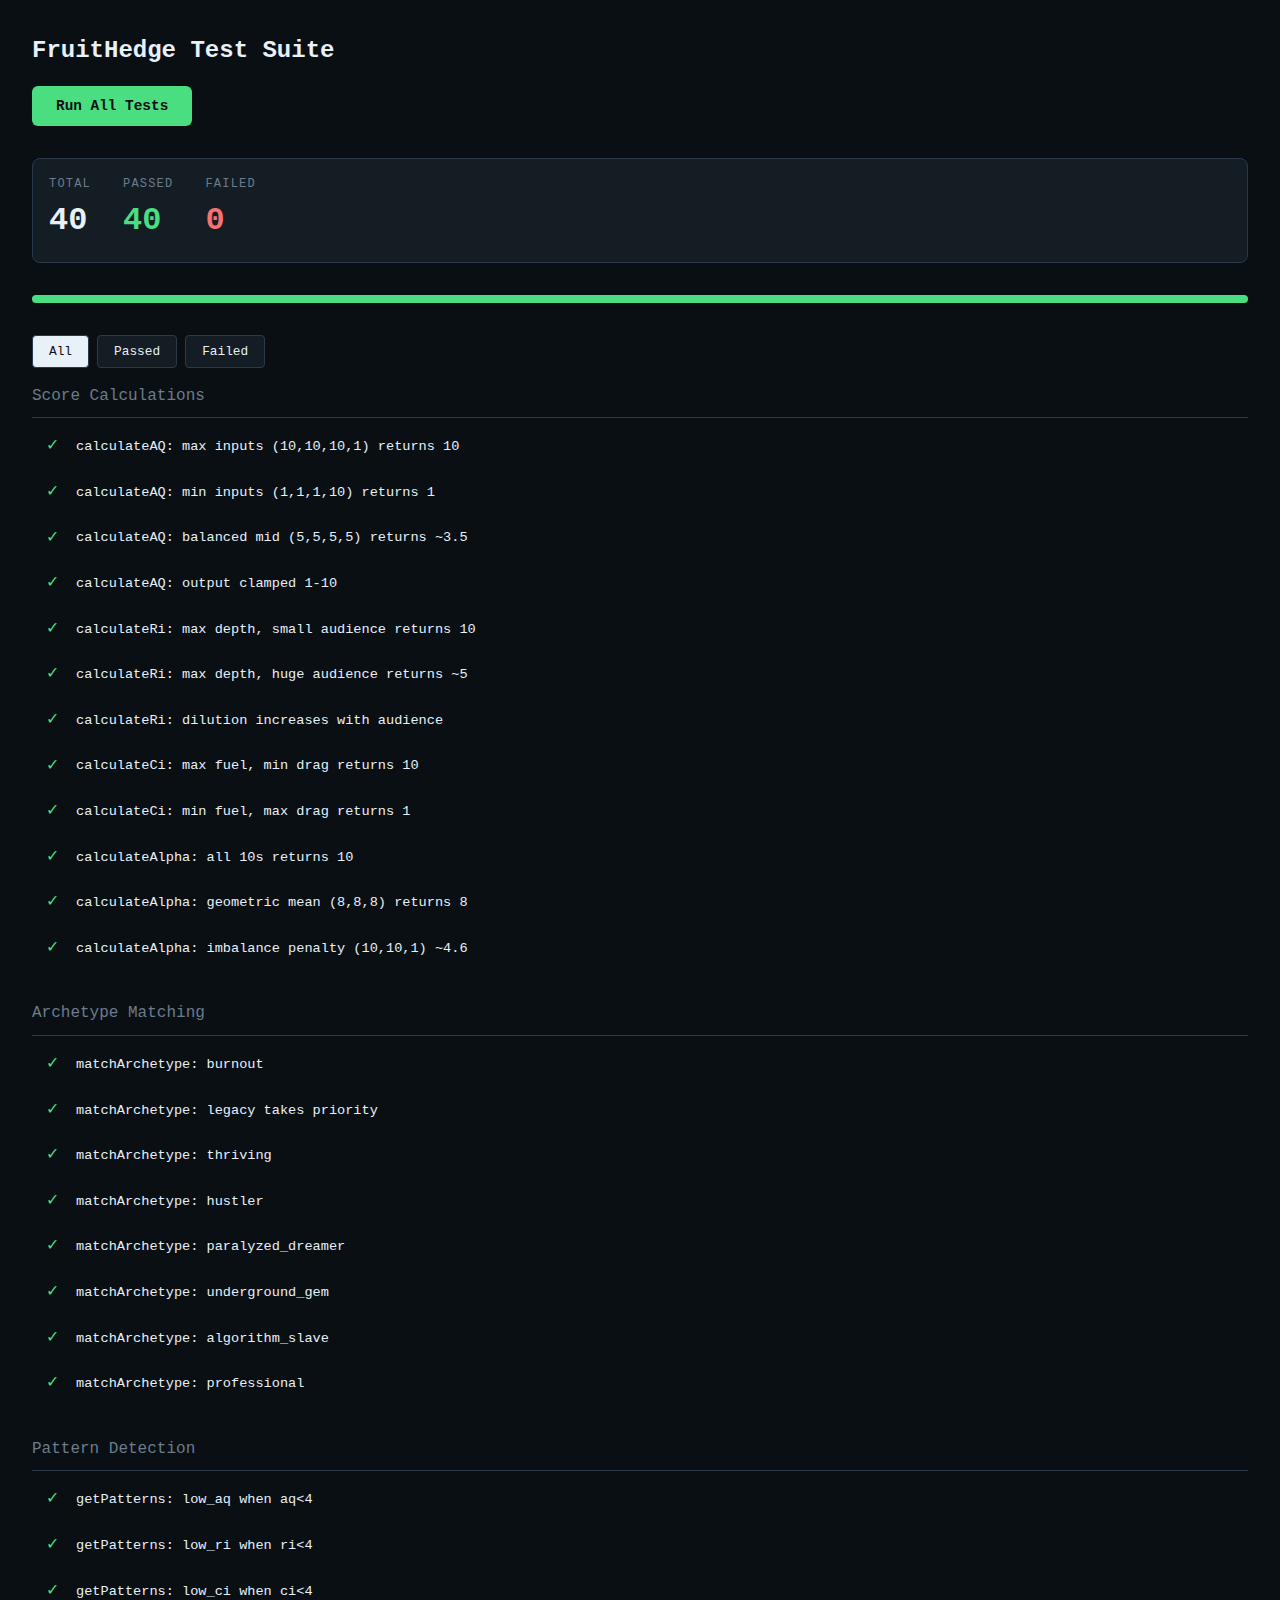
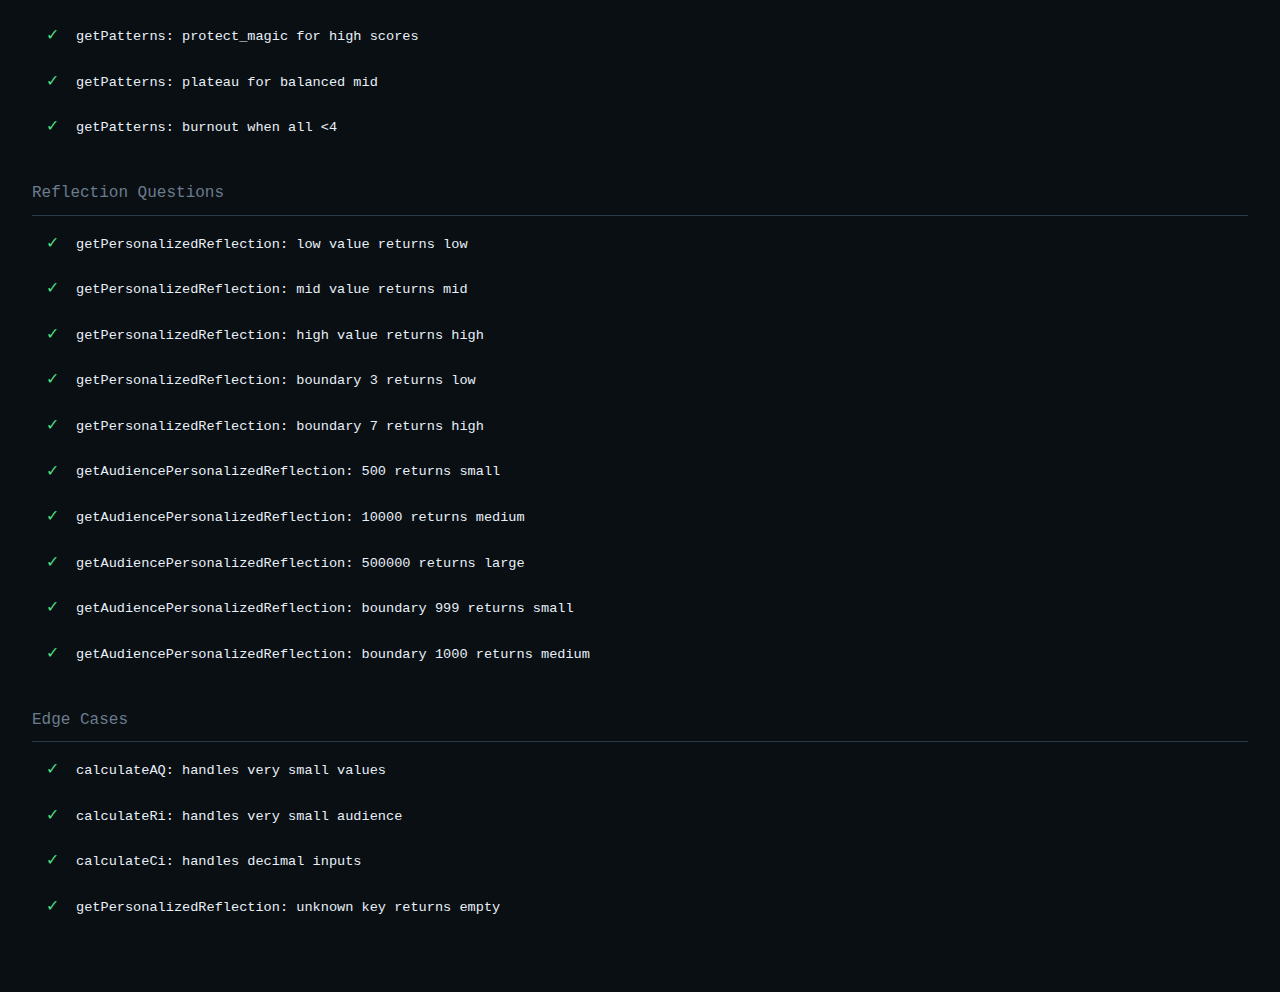
<file: tests/test-runner.html>
<!DOCTYPE html>
<html lang="en">
<head>
  <meta charset="UTF-8">
  <meta name="viewport" content="width=device-width, initial-scale=1.0">
  <title>FruitHedge Test Runner</title>
  <style>
    :root {
      --bg: #0a0f14;
      --bg-secondary: #141c24;
      --text: #e8f0f8;
      --text-muted: #6b7c8c;
      --green: #4ade80;
      --red: #f87171;
      --yellow: #fbbf24;
      --border: #2a3a4a;
    }

    * {
      box-sizing: border-box;
      margin: 0;
      padding: 0;
    }

    body {
      font-family: 'SF Mono', 'Monaco', 'Inconsolata', 'Fira Code', monospace;
      background: var(--bg);
      color: var(--text);
      padding: 2rem;
      line-height: 1.6;
    }

    h1 {
      font-size: 1.5rem;
      margin-bottom: 1rem;
      color: var(--text);
    }

    .summary {
      display: flex;
      gap: 2rem;
      margin-bottom: 2rem;
      padding: 1rem;
      background: var(--bg-secondary);
      border-radius: 8px;
      border: 1px solid var(--border);
    }

    .summary-item {
      display: flex;
      flex-direction: column;
    }

    .summary-label {
      font-size: 0.75rem;
      color: var(--text-muted);
      text-transform: uppercase;
      letter-spacing: 0.1em;
    }

    .summary-value {
      font-size: 2rem;
      font-weight: 700;
    }

    .summary-value.passed { color: var(--green); }
    .summary-value.failed { color: var(--red); }
    .summary-value.total { color: var(--text); }

    .progress-bar {
      width: 100%;
      height: 8px;
      background: var(--bg-secondary);
      border-radius: 4px;
      margin-bottom: 2rem;
      overflow: hidden;
    }

    .progress-fill {
      height: 100%;
      background: var(--green);
      transition: width 0.3s ease;
    }

    .category {
      margin-bottom: 2rem;
    }

    .category-header {
      font-size: 1rem;
      color: var(--text-muted);
      margin-bottom: 0.5rem;
      padding-bottom: 0.5rem;
      border-bottom: 1px solid var(--border);
    }

    .test-list {
      display: flex;
      flex-direction: column;
      gap: 0.25rem;
    }

    .test-item {
      display: flex;
      align-items: center;
      gap: 0.75rem;
      padding: 0.5rem;
      border-radius: 4px;
      font-size: 0.85rem;
    }

    .test-item:hover {
      background: var(--bg-secondary);
    }

    .test-icon {
      font-size: 1rem;
      width: 1.5rem;
      text-align: center;
    }

    .test-name {
      flex: 1;
    }

    .test-item.passed .test-icon { color: var(--green); }
    .test-item.failed .test-icon { color: var(--red); }

    .test-item.failed {
      background: rgba(248, 113, 113, 0.1);
    }

    .test-error {
      font-size: 0.75rem;
      color: var(--red);
      margin-left: 2.25rem;
      padding: 0.25rem 0;
    }

    .run-button {
      background: var(--green);
      color: var(--bg);
      border: none;
      padding: 0.75rem 1.5rem;
      border-radius: 6px;
      font-family: inherit;
      font-size: 0.9rem;
      font-weight: 600;
      cursor: pointer;
      margin-bottom: 2rem;
    }

    .run-button:hover {
      opacity: 0.9;
    }

    .run-button:disabled {
      background: var(--text-muted);
      cursor: not-allowed;
    }

    .loading {
      color: var(--yellow);
      margin-bottom: 1rem;
    }

    .filter-buttons {
      display: flex;
      gap: 0.5rem;
      margin-bottom: 1rem;
    }

    .filter-btn {
      background: var(--bg-secondary);
      color: var(--text);
      border: 1px solid var(--border);
      padding: 0.5rem 1rem;
      border-radius: 4px;
      font-family: inherit;
      font-size: 0.8rem;
      cursor: pointer;
    }

    .filter-btn:hover {
      border-color: var(--text-muted);
    }

    .filter-btn.active {
      background: var(--text);
      color: var(--bg);
    }
  </style>
</head>
<body>
  <h1>FruitHedge Test Suite</h1>

  <button class="run-button" id="runTests">Run All Tests</button>

  <div class="summary" id="summary" style="display: none;">
    <div class="summary-item">
      <span class="summary-label">Total</span>
      <span class="summary-value total" id="totalCount">0</span>
    </div>
    <div class="summary-item">
      <span class="summary-label">Passed</span>
      <span class="summary-value passed" id="passedCount">0</span>
    </div>
    <div class="summary-item">
      <span class="summary-label">Failed</span>
      <span class="summary-value failed" id="failedCount">0</span>
    </div>
  </div>

  <div class="progress-bar" id="progressBar" style="display: none;">
    <div class="progress-fill" id="progressFill"></div>
  </div>

  <div class="filter-buttons" id="filters" style="display: none;">
    <button class="filter-btn active" data-filter="all">All</button>
    <button class="filter-btn" data-filter="passed">Passed</button>
    <button class="filter-btn" data-filter="failed">Failed</button>
  </div>

  <div id="results"></div>

  <script>
    // ============================================================
    // TEST FRAMEWORK
    // ============================================================

    const results = {
      passed: 0,
      failed: 0,
      tests: [],
      categories: {}
    };

    let currentCategory = 'General';

    function setCategory(name) {
      currentCategory = name;
      if (!results.categories[name]) {
        results.categories[name] = [];
      }
    }

    function test(name, fn) {
      const testResult = { name, category: currentCategory };
      try {
        fn();
        results.passed++;
        testResult.passed = true;
      } catch (error) {
        results.failed++;
        testResult.passed = false;
        testResult.error = error.message;
      }
      results.tests.push(testResult);
      results.categories[currentCategory].push(testResult);
    }

    function assertEqual(actual, expected, message = '') {
      if (actual !== expected) {
        throw new Error(`Expected ${expected}, got ${actual}${message ? ` (${message})` : ''}`);
      }
    }

    function assertApprox(actual, expected, tolerance = 0.1, message = '') {
      if (Math.abs(actual - expected) > tolerance) {
        throw new Error(`Expected ~${expected} (±${tolerance}), got ${actual}${message ? ` (${message})` : ''}`);
      }
    }

    function assertTrue(condition, message = '') {
      if (!condition) {
        throw new Error(`Expected true${message ? `: ${message}` : ''}`);
      }
    }

    function assertIncludes(array, item, message = '') {
      if (!array.includes(item)) {
        throw new Error(`Expected array to include "${item}"${message ? ` (${message})` : ''}`);
      }
    }

    // ============================================================
    // FUNCTIONS TO TEST
    // ============================================================

    function calculateAQ(e, s, o, c) {
      const positiveGeo = Math.pow(e * s * o, 1/3);
      const constraintFactor = 1 + (c - 1) / 9;
      const aq = positiveGeo / constraintFactor;
      return Math.round(Math.min(10, Math.max(1, aq)) * 10) / 10;
    }

    function calculateRi(i, id, b, audienceValue) {
      const depthGeo = Math.pow(i * id * b, 1/3);
      const dilution = 1 + Math.log10(audienceValue / 1000) / 4;
      const dilutionClamped = Math.max(0.5, Math.min(2, dilution));
      const ri = depthGeo / dilutionClamped;
      return Math.round(Math.min(10, Math.max(1, ri)) * 10) / 10;
    }

    function calculateCi(f, ev, r, ad, d, st) {
      const flowNorm = 1 + (f - 1) * 9 / 59;
      const adminNorm = 1 + (ad - 1) * 9 / 59;
      const distractNorm = 1 + (d - 1) * 9 / 59;
      const fuelGeo = Math.pow(flowNorm * ev * r, 1/3);
      const dragGeo = Math.pow(adminNorm * distractNorm * st, 1/3);
      const dragFactor = 1 + (dragGeo - 1) / 9;
      const ci = fuelGeo / dragFactor;
      return Math.round(Math.min(10, Math.max(1, ci)) * 10) / 10;
    }

    function calculateAlpha(aq, ri, ci) {
      const alpha = Math.pow(aq * ri * ci, 1/3);
      return Math.round(alpha * 10) / 10;
    }

    const archetypes = [
      { id: "legacy", check: (s) => s.alpha >= 8 },
      { id: "thriving", check: (s) => s.aq >= 7 && s.ri >= 7 && s.ci >= 7 },
      { id: "burnout", check: (s) => s.aq < 3 && s.ri < 3 && s.ci < 3 },
      { id: "hustler", check: (s) => s.aq < 4 && s.ci >= 6 },
      { id: "underground_gem", check: (s) => s.ri >= 6 && s.aq < 4 },
      { id: "algorithm_slave", check: (s) => s.ci >= 6 && s.ri < 2.5 },
      { id: "paralyzed_dreamer", check: (s) => s.aq >= 6 && s.ci < 3 },
      { id: "craftsperson", check: (s) => s.ci >= 7 && s.ri < 5 && s.aq >= 4 },
      { id: "cult_leader", check: (s) => s.ri >= 7 && s.ci >= 4 && s.ci < 7 && s.aq >= 4 },
      { id: "free_agent", check: (s) => s.aq >= 7 && s.ri < 6 && s.ci >= 3 && s.ci < 6 },
      { id: "comeback", check: (s) => s.aq >= 5 && s.ri >= 5 && s.ci >= 2 && s.ci < 5 },
      { id: "professional", check: (s) => s.aq >= 5 && s.aq <= 7.5 && s.ri >= 5 && s.ri <= 7.5 && s.ci >= 5 && s.ci <= 7.5 },
      { id: "emerging", check: (s) => s.aq >= 3 && s.aq <= 6 && s.ri >= 3 && s.ri <= 6 && s.ci >= 3 && s.ci <= 6 },
      { id: "chaos", check: (s) => s.aq < 4 && s.ci >= 5 && s.ri >= 5 },
      { id: "explorer", check: (s) => true }
    ];

    function matchArchetype(scores) {
      for (const arch of archetypes) {
        if (arch.check(scores)) return arch;
      }
      return archetypes.find(a => a.id === 'explorer');
    }

    function getPatterns(scores) {
      const patterns = [];
      if (scores.aq < 4) patterns.push('low_aq');
      if (scores.ri < 4) patterns.push('low_ri');
      if (scores.ci < 4) patterns.push('low_ci');
      if (scores.aq < 3) patterns.push('low_energy');
      if (scores.ri < 3) patterns.push('low_connection');
      if (scores.ci < 3) patterns.push('low_discipline');
      if (scores.aq >= 7) patterns.push('high_aq');
      if (scores.ri >= 7) patterns.push('high_ri');
      if (scores.ci >= 7) patterns.push('high_ci');
      if (scores.aq >= 6 && scores.ci < 4) patterns.push('paralyzed');
      if (scores.aq < 4 && scores.ci >= 6) patterns.push('hustler');
      if (scores.ri >= 6 && scores.aq < 4) patterns.push('underground_gem');
      if (scores.ci >= 6 && scores.ri < 4) patterns.push('craftsperson_no_message');
      if (scores.aq >= 7 && scores.ri >= 7 && scores.ci >= 7) patterns.push('protect_magic');
      if (scores.aq >= 4 && scores.aq <= 6 && scores.ri >= 4 && scores.ri <= 6 && scores.ci >= 4 && scores.ci <= 6) {
        patterns.push('plateau');
      }
      if (scores.aq < 4 && scores.ri < 4 && scores.ci < 4) patterns.push('burnout');
      if (patterns.length === 0) patterns.push('general', 'plateau');
      return patterns;
    }

    const personalizedReflections = {
      energy: { low: "Your energy is depleted.", mid: "Your energy is moderate.", high: "Your energy is abundant." },
      flow: { low: "You're barely reaching flow.", mid: "You have moderate flow hours.", high: "You're regularly in deep flow." },
      audience: { small: "You have a small audience.", medium: "You have a growing audience.", large: "You have a large audience." }
    };

    function getPersonalizedReflection(key, value, max = 10) {
      const thresholds = { low: max * 0.3, high: max * 0.7 };
      const questions = personalizedReflections[key];
      if (!questions) return '';
      if (value <= thresholds.low) return questions.low;
      if (value >= thresholds.high) return questions.high;
      return questions.mid;
    }

    function getAudiencePersonalizedReflection(audience) {
      if (audience < 1000) return personalizedReflections.audience.small;
      if (audience < 100000) return personalizedReflections.audience.medium;
      return personalizedReflections.audience.large;
    }

    // ============================================================
    // TEST DEFINITIONS
    // ============================================================

    function runAllTests() {
      // Reset
      results.passed = 0;
      results.failed = 0;
      results.tests = [];
      results.categories = {};

      // 1. Score Calculations
      setCategory('Score Calculations');

      test('calculateAQ: max inputs (10,10,10,1) returns 10', () => {
        assertEqual(calculateAQ(10, 10, 10, 1), 10);
      });

      test('calculateAQ: min inputs (1,1,1,10) returns 1', () => {
        assertEqual(calculateAQ(1, 1, 1, 10), 1);
      });

      test('calculateAQ: balanced mid (5,5,5,5) returns ~3.5', () => {
        assertApprox(calculateAQ(5, 5, 5, 5), 3.5, 0.3);
      });

      test('calculateAQ: output clamped 1-10', () => {
        const r1 = calculateAQ(100, 100, 100, 1);
        const r2 = calculateAQ(0.1, 0.1, 0.1, 10);
        assertTrue(r1 <= 10 && r2 >= 1);
      });

      test('calculateRi: max depth, small audience returns 10', () => {
        assertEqual(calculateRi(10, 10, 10, 1000), 10);
      });

      test('calculateRi: max depth, huge audience returns ~5', () => {
        assertApprox(calculateRi(10, 10, 10, 10000000), 5, 0.5);
      });

      test('calculateRi: dilution increases with audience', () => {
        const r1k = calculateRi(10, 10, 10, 1000);
        const r100k = calculateRi(10, 10, 10, 100000);
        assertTrue(r1k > r100k);
      });

      test('calculateCi: max fuel, min drag returns 10', () => {
        assertEqual(calculateCi(60, 10, 10, 1, 1, 1), 10);
      });

      test('calculateCi: min fuel, max drag returns 1', () => {
        assertEqual(calculateCi(1, 1, 1, 60, 60, 10), 1);
      });

      test('calculateAlpha: all 10s returns 10', () => {
        assertEqual(calculateAlpha(10, 10, 10), 10);
      });

      test('calculateAlpha: geometric mean (8,8,8) returns 8', () => {
        assertEqual(calculateAlpha(8, 8, 8), 8);
      });

      test('calculateAlpha: imbalance penalty (10,10,1) ~4.6', () => {
        assertApprox(calculateAlpha(10, 10, 1), 4.6, 0.2);
      });

      // 2. Archetype Matching
      setCategory('Archetype Matching');

      test('matchArchetype: burnout', () => {
        assertEqual(matchArchetype({aq:2, ri:2, ci:2, alpha:2}).id, 'burnout');
      });

      test('matchArchetype: legacy takes priority', () => {
        assertEqual(matchArchetype({aq:9, ri:9, ci:9, alpha:9}).id, 'legacy');
      });

      test('matchArchetype: thriving', () => {
        assertEqual(matchArchetype({aq:7.5, ri:7.5, ci:7.5, alpha:7.5}).id, 'thriving');
      });

      test('matchArchetype: hustler', () => {
        assertEqual(matchArchetype({aq:3, ri:5, ci:7, alpha:4.7}).id, 'hustler');
      });

      test('matchArchetype: paralyzed_dreamer', () => {
        assertEqual(matchArchetype({aq:7, ri:5, ci:2, alpha:4.1}).id, 'paralyzed_dreamer');
      });

      test('matchArchetype: underground_gem', () => {
        assertEqual(matchArchetype({aq:3, ri:7, ci:5, alpha:4.7}).id, 'underground_gem');
      });

      test('matchArchetype: algorithm_slave', () => {
        assertEqual(matchArchetype({aq:5, ri:2, ci:7, alpha:4.1}).id, 'algorithm_slave');
      });

      test('matchArchetype: professional', () => {
        assertEqual(matchArchetype({aq:6, ri:6, ci:6, alpha:6}).id, 'professional');
      });

      // 3. Pattern Detection
      setCategory('Pattern Detection');

      test('getPatterns: low_aq when aq<4', () => {
        assertIncludes(getPatterns({aq:3, ri:6, ci:6, alpha:4.8}), 'low_aq');
      });

      test('getPatterns: low_ri when ri<4', () => {
        assertIncludes(getPatterns({aq:6, ri:3, ci:6, alpha:4.8}), 'low_ri');
      });

      test('getPatterns: low_ci when ci<4', () => {
        assertIncludes(getPatterns({aq:6, ri:6, ci:3, alpha:4.8}), 'low_ci');
      });

      test('getPatterns: protect_magic for high scores', () => {
        assertIncludes(getPatterns({aq:8, ri:8, ci:8, alpha:8}), 'protect_magic');
      });

      test('getPatterns: plateau for balanced mid', () => {
        assertIncludes(getPatterns({aq:5, ri:5, ci:5, alpha:5}), 'plateau');
      });

      test('getPatterns: burnout when all <4', () => {
        assertIncludes(getPatterns({aq:2, ri:2, ci:2, alpha:2}), 'burnout');
      });

      // 4. Reflection Questions
      setCategory('Reflection Questions');

      test('getPersonalizedReflection: low value returns low', () => {
        assertTrue(getPersonalizedReflection('energy', 2, 10).includes('depleted'));
      });

      test('getPersonalizedReflection: mid value returns mid', () => {
        assertTrue(getPersonalizedReflection('energy', 5, 10).includes('moderate'));
      });

      test('getPersonalizedReflection: high value returns high', () => {
        assertTrue(getPersonalizedReflection('energy', 8, 10).includes('abundant'));
      });

      test('getPersonalizedReflection: boundary 3 returns low', () => {
        assertTrue(getPersonalizedReflection('energy', 3, 10).includes('depleted'));
      });

      test('getPersonalizedReflection: boundary 7 returns high', () => {
        assertTrue(getPersonalizedReflection('energy', 7, 10).includes('abundant'));
      });

      test('getAudiencePersonalizedReflection: 500 returns small', () => {
        assertTrue(getAudiencePersonalizedReflection(500).includes('small'));
      });

      test('getAudiencePersonalizedReflection: 10000 returns medium', () => {
        assertTrue(getAudiencePersonalizedReflection(10000).includes('growing'));
      });

      test('getAudiencePersonalizedReflection: 500000 returns large', () => {
        assertTrue(getAudiencePersonalizedReflection(500000).includes('large'));
      });

      test('getAudiencePersonalizedReflection: boundary 999 returns small', () => {
        assertTrue(getAudiencePersonalizedReflection(999).includes('small'));
      });

      test('getAudiencePersonalizedReflection: boundary 1000 returns medium', () => {
        assertTrue(getAudiencePersonalizedReflection(1000).includes('growing'));
      });

      // 5. Edge Cases
      setCategory('Edge Cases');

      test('calculateAQ: handles very small values', () => {
        const r = calculateAQ(0.1, 0.1, 0.1, 10);
        assertTrue(r >= 1);
      });

      test('calculateRi: handles very small audience', () => {
        const r = calculateRi(10, 10, 10, 1);
        assertTrue(r >= 1 && r <= 10);
      });

      test('calculateCi: handles decimal inputs', () => {
        const r = calculateCi(30.5, 5.5, 5.5, 15.5, 15.5, 5.5);
        assertTrue(!isNaN(r));
      });

      test('getPersonalizedReflection: unknown key returns empty', () => {
        assertEqual(getPersonalizedReflection('unknown', 5, 10), '');
      });

      return results;
    }

    // ============================================================
    // UI RENDERING
    // ============================================================

    function renderResults() {
      const container = document.getElementById('results');
      const summary = document.getElementById('summary');
      const progressBar = document.getElementById('progressBar');
      const progressFill = document.getElementById('progressFill');
      const filters = document.getElementById('filters');

      // Show summary
      summary.style.display = 'flex';
      progressBar.style.display = 'block';
      filters.style.display = 'flex';

      document.getElementById('totalCount').textContent = results.passed + results.failed;
      document.getElementById('passedCount').textContent = results.passed;
      document.getElementById('failedCount').textContent = results.failed;

      const passRate = results.passed / (results.passed + results.failed) * 100;
      progressFill.style.width = `${passRate}%`;
      progressFill.style.background = results.failed === 0 ? 'var(--green)' : 'var(--yellow)';

      // Render categories
      let html = '';
      for (const [category, tests] of Object.entries(results.categories)) {
        html += `
          <div class="category">
            <div class="category-header">${category}</div>
            <div class="test-list">
              ${tests.map(t => `
                <div class="test-item ${t.passed ? 'passed' : 'failed'}" data-status="${t.passed ? 'passed' : 'failed'}">
                  <span class="test-icon">${t.passed ? '✓' : '✗'}</span>
                  <span class="test-name">${t.name}</span>
                </div>
                ${t.error ? `<div class="test-error">${t.error}</div>` : ''}
              `).join('')}
            </div>
          </div>
        `;
      }
      container.innerHTML = html;
    }

    // Filter functionality
    document.getElementById('filters').addEventListener('click', (e) => {
      if (e.target.classList.contains('filter-btn')) {
        document.querySelectorAll('.filter-btn').forEach(b => b.classList.remove('active'));
        e.target.classList.add('active');

        const filter = e.target.dataset.filter;
        document.querySelectorAll('.test-item').forEach(item => {
          if (filter === 'all') {
            item.style.display = 'flex';
          } else {
            item.style.display = item.dataset.status === filter ? 'flex' : 'none';
          }
        });
      }
    });

    // Run button
    document.getElementById('runTests').addEventListener('click', () => {
      const btn = document.getElementById('runTests');
      btn.disabled = true;
      btn.textContent = 'Running...';

      setTimeout(() => {
        runAllTests();
        renderResults();
        btn.disabled = false;
        btn.textContent = 'Run All Tests';
      }, 100);
    });

    // Run on load
    window.addEventListener('load', () => {
      runAllTests();
      renderResults();
    });
  </script>
</body>
</html>
</file>
<file: styles.css>
/* ============================================================
   FRUITHEDGE v3.0 — Complete Design System
   ============================================================ */

/* ============================================================
   CSS CUSTOM PROPERTIES
   ============================================================ */

:root {
  /* Dark Mode (Default) */
  --bg-primary: #0a0e14;
  --bg-secondary: #131921;
  --bg-tertiary: #1a2332;
  --bg-elevated: #212b3d;
  --accent-lime: #c4ff61;
  --accent-peach: #ff9b71;
  --accent-berry: #ff6b9d;
  --accent-cyan: #61dafb;
  --accent-gold: #ffd700;
  --text-primary: #e6edf3;
  --text-secondary: #8b949e;
  --text-muted: #484f58;
  --border: #30363d;
  --red: #ff6b6b;
  --yellow: #ffd93d;
  --green: #6bcf7f;

  /* Typography */
  --font-display: 'Playfair Display', serif;
  --font-body: 'IBM Plex Sans', sans-serif;
  --font-mono: 'JetBrains Mono', monospace;

  /* Spacing */
  --space-xs: 0.25rem;
  --space-sm: 0.5rem;
  --space-md: 1rem;
  --space-lg: 1.5rem;
  --space-xl: 2rem;
  --space-2xl: 3rem;

  /* Border Radius */
  --radius-sm: 4px;
  --radius-md: 8px;
  --radius-lg: 12px;
  --radius-xl: 16px;

  /* Transitions */
  --transition-fast: 0.15s ease;
  --transition-base: 0.2s ease;
  --transition-slow: 0.3s ease;

  /* Shadows */
  --shadow-sm: 0 1px 2px rgba(0, 0, 0, 0.3);
  --shadow-md: 0 4px 6px rgba(0, 0, 0, 0.3);
  --shadow-lg: 0 10px 15px rgba(0, 0, 0, 0.3);
  --shadow-glow-lime: 0 0 20px rgba(196, 255, 97, 0.3);
  --shadow-glow-peach: 0 0 20px rgba(255, 155, 113, 0.3);
  --shadow-glow-berry: 0 0 20px rgba(255, 107, 157, 0.3);
}

/* Light Mode */
[data-theme="light"] {
  --bg-primary: #ffffff;
  --bg-secondary: #f6f8fa;
  --bg-tertiary: #eaeef2;
  --bg-elevated: #ffffff;
  --accent-lime: #2d5016;
  --accent-peach: #c45a2c;
  --accent-berry: #8b2d5c;
  --accent-cyan: #0969da;
  --accent-gold: #9a6700;
  --text-primary: #1f2328;
  --text-secondary: #656d76;
  --text-muted: #8b949e;
  --border: #d0d7de;
  --red: #cf222e;
  --yellow: #9a6700;
  --green: #1a7f37;
  --shadow-sm: 0 1px 2px rgba(0, 0, 0, 0.1);
  --shadow-md: 0 4px 6px rgba(0, 0, 0, 0.1);
  --shadow-lg: 0 10px 15px rgba(0, 0, 0, 0.1);
  --shadow-glow-lime: 0 0 20px rgba(45, 80, 22, 0.2);
  --shadow-glow-peach: 0 0 20px rgba(196, 90, 44, 0.2);
  --shadow-glow-berry: 0 0 20px rgba(139, 45, 92, 0.2);
}

/* ============================================================
   BASE RESET & DEFAULTS
   ============================================================ */

*, *::before, *::after {
  box-sizing: border-box;
  margin: 0;
  padding: 0;
}

html {
  font-size: 16px;
  scroll-behavior: smooth;
  border: none;
  outline: none;
}

body {
  font-family: var(--font-body);
  font-weight: 400;
  line-height: 1.6;
  color: var(--text-primary);
  background-color: var(--bg-primary);
  min-height: 100vh;
  transition: background-color var(--transition-base), color var(--transition-base);
  border: none;
  outline: none;
}

/* Grain Overlay */
body::before {
  content: '';
  position: fixed;
  top: 0;
  left: 0;
  width: 100%;
  height: 100%;
  opacity: 0.03;
  pointer-events: none;
  background-image: url("data:image/svg+xml,%3Csvg viewBox='0 0 200 200' xmlns='http://www.w3.org/2000/svg'%3E%3Cfilter id='noise'%3E%3CfeTurbulence type='fractalNoise' baseFrequency='0.65' numOctaves='3' stitchTiles='stitch'/%3E%3C/filter%3E%3Crect width='100%25' height='100%25' filter='url(%23noise)'/%3E%3C/svg%3E");
  z-index: 9999;
}

a {
  color: var(--accent-cyan);
  text-decoration: none;
  transition: color var(--transition-fast);
}

a:hover {
  text-decoration: underline;
}

button {
  font-family: var(--font-body);
  cursor: pointer;
  border: none;
  background: none;
}

button:focus-visible,
a:focus-visible,
input:focus-visible {
  outline: 2px solid var(--accent-cyan);
  outline-offset: 2px;
}

img {
  max-width: 100%;
  height: auto;
}

/* ============================================================
   TYPOGRAPHY
   ============================================================ */

h1, h2, h3, h4, h5, h6 {
  font-family: var(--font-display);
  font-weight: 700;
  line-height: 1.2;
  margin-bottom: var(--space-md);
}

h1 { font-size: 2.5rem; }
h2 { font-size: 1.75rem; }
h3 { font-size: 1.5rem; }
h4 { font-size: 1.25rem; }
h5 { font-size: 1rem; }
h6 { font-size: 0.875rem; }

p {
  margin-bottom: var(--space-md);
}

.text-mono {
  font-family: var(--font-mono);
}

.text-muted {
  color: var(--text-secondary);
}

.text-small {
  font-size: 0.875rem;
}

.text-large {
  font-size: 1.25rem;
}

/* ============================================================
   LAYOUT
   ============================================================ */

.container {
  max-width: 1200px;
  margin: 0 auto;
  padding: 0 var(--space-xl);
}

.hidden {
  display: none !important;
}

/* ============================================================
   HEADER (Sticky with lime border)
   ============================================================ */

.header {
  background: var(--bg-secondary);
  border-bottom: 2px solid var(--accent-lime);
  border-top: none;
  padding: 1.5rem 2rem;
  /* Header scrolls away, tab bar stays sticky */
}

.header-content {
  max-width: 1400px;
  margin: 0 auto;
  display: flex;
  justify-content: space-between;
  align-items: center;
  flex-wrap: wrap;
  gap: 1rem;
}

.header-left {
  display: flex;
  flex-direction: column;
  align-items: flex-start;
  gap: 0.25rem;
  overflow: visible;
}

.logo {
  font-family: 'Playfair Display', serif;
  font-size: 4rem;
  font-weight: 700;
  background: linear-gradient(135deg, var(--accent-lime), var(--accent-peach), var(--accent-berry));
  -webkit-background-clip: text;
  -webkit-text-fill-color: transparent;
  background-clip: text;
  line-height: 1.3;
  white-space: nowrap;
  padding-bottom: 0.15em;
  overflow: visible;
}

.tagline-badge {
  font-family: 'JetBrains Mono', monospace;
  font-size: 0.65rem;
  color: rgba(255, 255, 255, 0.5);
  text-transform: uppercase;
  letter-spacing: 0.1em;
  white-space: nowrap;
}

[data-theme="light"] .tagline-badge {
  color: rgba(0, 0, 0, 0.5);
}

.header-right {
  display: flex;
  align-items: center;
  gap: var(--space-lg);
}

.status-bar {
  display: flex;
  align-items: center;
  gap: 1.5rem;
  font-family: var(--font-mono);
  font-size: 0.75rem;
  color: var(--text-secondary);
}

.status-dot {
  width: 8px;
  height: 8px;
  background: var(--accent-lime);
  border-radius: 50%;
  box-shadow: 0 0 10px rgba(196,255,97,0.5);
  animation: pulse 2s ease-in-out infinite;
  display: inline-block;
  margin-right: 0.5rem;
}

@keyframes pulse {
  0%, 100% { opacity: 1; }
  50% { opacity: 0.4; }
}

.theme-toggle {
  display: flex;
  align-items: center;
  justify-content: center;
  width: 40px;
  height: 40px;
  background-color: var(--bg-tertiary);
  border: 1px solid var(--border);
  border-radius: var(--radius-md);
  color: var(--text-primary);
  font-size: 1.25rem;
  transition: background-color var(--transition-fast), border-color var(--transition-fast);
}

.theme-toggle:hover {
  background-color: var(--bg-elevated);
  border-color: var(--text-muted);
}

/* ============================================================
   MAIN CONTENT
   ============================================================ */

.main-content {
  padding: var(--space-xl) var(--space-xl) var(--space-2xl);
}

/* ============================================================
   HERO SECTION
   ============================================================ */

.hero {
  text-align: center;
  padding: 3rem 2rem;
  margin-bottom: 2rem;
  background: rgba(196, 255, 97, 0.02);
  border: 1px solid rgba(196, 255, 97, 0.3);
  border-radius: 12px;
  box-shadow:
    0 0 20px rgba(196, 255, 97, 0.1),
    0 0 40px rgba(196, 255, 97, 0.05),
    inset 0 0 20px rgba(196, 255, 97, 0.02);
}

.hero-title {
  font-family: var(--font-display);
  font-size: 2.5rem;
  font-weight: 900;
  color: var(--text-primary);
  margin-bottom: var(--space-md);
}

.hero-title span {
  color: var(--accent-lime);
}

.hero-subtitle {
  font-family: var(--font-body);
  font-size: 1.1rem;
  color: rgba(255, 255, 255, 0.8);
  max-width: 600px;
  margin: 0 auto var(--space-md);
  line-height: 1.5;
}

.hero-instruction {
  font-family: var(--font-body);
  font-size: 1rem;
  color: rgba(255, 255, 255, 0.6);
  max-width: 550px;
  margin: 0 auto;
  line-height: 1.5;
}

[data-theme="light"] .hero-subtitle {
  color: rgba(0, 0, 0, 0.7);
}

[data-theme="light"] .hero-instruction {
  color: rgba(0, 0, 0, 0.5);
}

/* ============================================================
   CALCULATOR SECTION
   ============================================================ */

.calculator-section {
  display: flex;
  flex-direction: column;
  gap: var(--space-xl);
  margin-bottom: var(--space-xl);
}

/* ============================================================
   LAW CARDS
   ============================================================ */

.law-card {
  background-color: var(--bg-secondary);
  border: 1px solid var(--border);
  border-radius: var(--radius-lg);
  padding: var(--space-xl);
  transition: border-color var(--transition-base), box-shadow var(--transition-base);
}

.law-card:hover {
  border-color: var(--text-muted);
}

.law-card--autonomy {
  border-left: 4px solid var(--accent-lime);
}

.law-card--autonomy:hover {
  box-shadow: var(--shadow-glow-lime);
}

.law-card--resonance {
  border-left: 4px solid var(--accent-peach);
}

.law-card--resonance:hover {
  box-shadow: var(--shadow-glow-peach);
}

.law-card--intensity {
  border-left: 4px solid var(--accent-berry);
}

.law-card--intensity:hover {
  box-shadow: var(--shadow-glow-berry);
}

.law-header {
  display: flex;
  justify-content: space-between;
  align-items: flex-start;
  margin-bottom: var(--space-lg);
}

.law-header-left {
  flex: 1;
  position: relative;
}

.law-info {
  flex: 1;
}

.law-number {
  font-family: var(--font-mono);
  font-size: 0.75rem;
  font-weight: 700;
  text-transform: uppercase;
  letter-spacing: 0.1em;
  margin-bottom: var(--space-xs);
}

.law-card--autonomy .law-number { color: var(--accent-lime); }
.law-card--resonance .law-number { color: var(--accent-peach); }
.law-card--intensity .law-number { color: var(--accent-berry); }

.law-name {
  font-size: 1.5rem;
  margin-bottom: var(--space-xs);
}

.law-tagline {
  font-size: 0.875rem;
  color: var(--text-secondary);
  font-style: italic;
  margin-bottom: 0;
}

.law-score {
  text-align: right;
}

.law-score-value {
  font-family: var(--font-mono);
  font-size: 2.5rem;
  font-weight: 700;
  line-height: 1;
}

.law-card--autonomy .law-score-value { color: var(--accent-lime); }
.law-card--resonance .law-score-value { color: var(--accent-peach); }
.law-card--intensity .law-score-value { color: var(--accent-berry); }

.law-score-label {
  font-size: 0.75rem;
  color: var(--text-muted);
  text-transform: uppercase;
  letter-spacing: 0.05em;
}

/* ============================================================
   SLIDERS
   ============================================================ */

.sliders-group {
  display: flex;
  flex-direction: column;
  gap: var(--space-lg);
}

.slider-item {
  display: flex;
  flex-direction: column;
  gap: var(--space-xs);
}

.slider-header {
  display: flex;
  justify-content: space-between;
  align-items: center;
}

.slider-label {
  font-size: 0.9rem;
  font-weight: 600;
  color: var(--text-primary);
}

.slider-value {
  font-family: var(--font-mono);
  font-size: 1rem;
  font-weight: 700;
  color: var(--text-primary);
  min-width: 40px;
  text-align: right;
}

/* Static Reflection Question */
.slider-reflection {
  font-size: 0.8rem;
  font-style: italic;
  color: var(--text-muted);
  margin: 0;
  line-height: 1.4;
}

/* Range Slider - Liquid Glass Design */
input[type="range"] {
  -webkit-appearance: none;
  appearance: none;
  width: 100%;
  height: 48px; /* Large touch target */
  background: transparent;
  outline: none;
  cursor: pointer;
  margin: var(--space-xs) 0;
  padding: 0;
}

/* Track - Solid translucent dark bar */
input[type="range"]::-webkit-slider-runnable-track {
  height: 8px;
  border-radius: 4px;
  background: rgba(255, 255, 255, 0.08);
  border: 1px solid rgba(255, 255, 255, 0.1);
  box-shadow: inset 0 1px 3px rgba(0, 0, 0, 0.3);
}

input[type="range"]::-moz-range-track {
  height: 8px;
  border-radius: 4px;
  background: rgba(255, 255, 255, 0.08);
  border: 1px solid rgba(255, 255, 255, 0.1);
  box-shadow: inset 0 1px 3px rgba(0, 0, 0, 0.3);
}

/* Remove gradient classes - all sliders use same track */
.slider--positive,
.slider--negative,
.slider--neutral {
  background: transparent;
}

/* Thumb - Liquid Glass Orb */
input[type="range"]::-webkit-slider-thumb {
  -webkit-appearance: none;
  appearance: none;
  width: 36px;
  height: 36px;
  border-radius: 50%;
  margin-top: -14px; /* Center on 8px track */
  cursor: grab;

  /* Liquid glass effect */
  background: radial-gradient(
    circle at 30% 30%,
    rgba(255, 255, 255, 0.4) 0%,
    rgba(255, 255, 255, 0.1) 50%,
    rgba(255, 255, 255, 0.05) 100%
  );
  backdrop-filter: blur(8px);
  -webkit-backdrop-filter: blur(8px);
  border: 1px solid rgba(255, 255, 255, 0.25);
  box-shadow:
    0 4px 12px rgba(0, 0, 0, 0.3),
    0 0 20px rgba(196, 255, 97, 0.15),
    inset 0 1px 1px rgba(255, 255, 255, 0.3);

  transition: transform 0.2s ease, box-shadow 0.2s ease;
}

input[type="range"]::-webkit-slider-thumb:hover {
  transform: scale(1.05);
  box-shadow:
    0 5px 16px rgba(0, 0, 0, 0.35),
    0 0 25px rgba(196, 255, 97, 0.2),
    inset 0 1px 1px rgba(255, 255, 255, 0.35);
}

input[type="range"]:active::-webkit-slider-thumb {
  cursor: grabbing;
  transform: scale(1.1);
  box-shadow:
    0 6px 20px rgba(0, 0, 0, 0.4),
    0 0 30px rgba(196, 255, 97, 0.25),
    inset 0 1px 1px rgba(255, 255, 255, 0.4);
}

/* Firefox Thumb */
input[type="range"]::-moz-range-thumb {
  width: 36px;
  height: 36px;
  border-radius: 50%;
  border: none;
  cursor: grab;

  /* Liquid glass effect */
  background: radial-gradient(
    circle at 30% 30%,
    rgba(255, 255, 255, 0.4) 0%,
    rgba(255, 255, 255, 0.1) 50%,
    rgba(255, 255, 255, 0.05) 100%
  );
  box-shadow:
    0 4px 12px rgba(0, 0, 0, 0.3),
    0 0 20px rgba(196, 255, 97, 0.15),
    inset 0 1px 1px rgba(255, 255, 255, 0.3);

  transition: transform 0.2s ease, box-shadow 0.2s ease;
}

input[type="range"]::-moz-range-thumb:hover {
  transform: scale(1.05);
}

input[type="range"]:active::-moz-range-thumb {
  cursor: grabbing;
  transform: scale(1.1);
}

/* Light Theme - Slider adjustments */
[data-theme="light"] input[type="range"]::-webkit-slider-runnable-track {
  background: rgba(0, 0, 0, 0.08);
  border: 1px solid rgba(0, 0, 0, 0.1);
  box-shadow: inset 0 1px 3px rgba(0, 0, 0, 0.15);
}

[data-theme="light"] input[type="range"]::-moz-range-track {
  background: rgba(0, 0, 0, 0.08);
  border: 1px solid rgba(0, 0, 0, 0.1);
  box-shadow: inset 0 1px 3px rgba(0, 0, 0, 0.15);
}

[data-theme="light"] input[type="range"]::-webkit-slider-thumb {
  background: radial-gradient(
    circle at 30% 30%,
    rgba(255, 255, 255, 0.9) 0%,
    rgba(255, 255, 255, 0.6) 50%,
    rgba(255, 255, 255, 0.4) 100%
  );
  border: 1px solid rgba(0, 0, 0, 0.15);
  box-shadow:
    0 4px 12px rgba(0, 0, 0, 0.15),
    0 0 20px rgba(74, 124, 35, 0.1),
    inset 0 1px 1px rgba(255, 255, 255, 0.8);
}

[data-theme="light"] input[type="range"]::-moz-range-thumb {
  background: radial-gradient(
    circle at 30% 30%,
    rgba(255, 255, 255, 0.9) 0%,
    rgba(255, 255, 255, 0.6) 50%,
    rgba(255, 255, 255, 0.4) 100%
  );
  border: 1px solid rgba(0, 0, 0, 0.15);
  box-shadow:
    0 4px 12px rgba(0, 0, 0, 0.15),
    0 0 20px rgba(74, 124, 35, 0.1),
    inset 0 1px 1px rgba(255, 255, 255, 0.8);
}

/* Slider Range Labels */
.slider-range {
  display: flex;
  justify-content: space-between;
  font-size: 0.7rem;
  color: var(--text-muted);
  font-family: var(--font-mono);
  width: 100%;
  margin-top: 4px;
}

.slider-range span {
  flex: 1;
  text-align: center;
  font-size: inherit;
  word-wrap: normal;
}

.slider-range span:first-child {
  text-align: left;
}

.slider-range span:last-child {
  text-align: right;
}

/* Slider Divider */
.slider-divider {
  display: flex;
  align-items: center;
  gap: var(--space-md);
  margin: var(--space-md) 0;
  color: var(--text-muted);
  font-size: 0.75rem;
  font-weight: 600;
  text-transform: uppercase;
  letter-spacing: 0.1em;
}

.slider-divider::before,
.slider-divider::after {
  content: '';
  flex: 1;
  height: 1px;
  background: var(--border);
}

/* ============================================================
   LAW CALCULATE BUTTON & INLINE RESULT
   ============================================================ */

.law-calculate {
  margin-top: var(--space-lg);
  text-align: center;
}

.btn-calculate-law {
  padding: var(--space-sm) var(--space-xl);
  font-size: 0.875rem;
  font-weight: 600;
  color: var(--bg-primary);
  background: var(--text-secondary);
  border-radius: var(--radius-md);
  transition: all var(--transition-fast);
}

.law-card--autonomy .btn-calculate-law {
  background: var(--accent-lime);
}

.law-card--resonance .btn-calculate-law {
  background: var(--accent-peach);
}

.law-card--intensity .btn-calculate-law {
  background: var(--accent-berry);
}

.btn-calculate-law:hover {
  opacity: 0.9;
  transform: translateY(-1px);
}

/* Law Result (Inline) */
.law-result {
  margin-top: var(--space-lg);
  padding: var(--space-lg);
  background: var(--bg-tertiary);
  border-radius: var(--radius-md);
  animation: fadeIn 0.3s ease;
}

.law-result-score {
  display: flex;
  align-items: center;
  justify-content: center;
  gap: var(--space-md);
  margin-bottom: var(--space-md);
}

.law-result-value {
  font-family: var(--font-mono);
  font-size: 2.5rem;
  font-weight: 700;
}

.law-card--autonomy .law-result-value { color: var(--accent-lime); }
.law-card--resonance .law-result-value { color: var(--accent-peach); }
.law-card--intensity .law-result-value { color: var(--accent-berry); }

.law-result-status {
  font-size: 0.75rem;
  font-weight: 700;
  padding: var(--space-xs) var(--space-sm);
  border-radius: var(--radius-sm);
  text-transform: uppercase;
  letter-spacing: 0.05em;
}

.law-result-status--critical { background-color: rgba(255, 107, 107, 0.2); color: var(--red); }
.law-result-status--struggling { background-color: rgba(255, 155, 113, 0.2); color: var(--accent-peach); }
.law-result-status--functional { background-color: rgba(255, 217, 61, 0.2); color: var(--yellow); }
.law-result-status--healthy { background-color: rgba(107, 207, 127, 0.2); color: var(--green); }
.law-result-status--excellent { background-color: rgba(196, 255, 97, 0.2); color: var(--accent-lime); }

.law-result-bar {
  height: 8px;
  background-color: var(--bg-elevated);
  border-radius: var(--radius-xl);
  overflow: hidden;
}

.law-result-bar-fill {
  height: 100%;
  border-radius: var(--radius-xl);
  transition: width 0.8s ease-out;
}

.law-card--autonomy .law-result-bar-fill { background: linear-gradient(90deg, var(--accent-lime), #a8e050); }
.law-card--resonance .law-result-bar-fill { background: linear-gradient(90deg, var(--accent-peach), #ff8a5c); }
.law-card--intensity .law-result-bar-fill { background: linear-gradient(90deg, var(--accent-berry), #ff5289); }

/* ============================================================
   MAIN CALCULATE BUTTON
   ============================================================ */

.calculate-section {
  text-align: center;
  padding: var(--space-xl) 0;
}

.calculate-btn {
  display: inline-flex;
  align-items: center;
  gap: var(--space-md);
  padding: var(--space-lg) var(--space-2xl);
  font-size: 1rem;
  font-weight: 700;
  text-transform: uppercase;
  letter-spacing: 0.1em;
  color: var(--bg-primary);
  background: linear-gradient(135deg, var(--accent-lime), var(--accent-peach));
  border-radius: var(--radius-xl);
  box-shadow: 0 4px 15px rgba(196, 255, 97, 0.3);
  transition: transform var(--transition-fast), box-shadow var(--transition-fast);
}

.calculate-btn:hover {
  transform: translateY(-2px);
  box-shadow: 0 6px 20px rgba(196, 255, 97, 0.4);
}

.calculate-btn:active {
  transform: translateY(0);
}

/* ============================================================
   RESULTS SECTION
   ============================================================ */

.results-section {
  margin-top: var(--space-xl);
  padding-top: var(--space-xl);
  border-top: 1px solid var(--border);
  animation: fadeIn 0.5s ease;
}

@keyframes fadeIn {
  from { opacity: 0; transform: translateY(20px); }
  to { opacity: 1; transform: translateY(0); }
}

.section-title {
  font-size: 1.25rem;
  margin-bottom: var(--space-lg);
  color: var(--text-secondary);
  text-transform: uppercase;
  letter-spacing: 0.05em;
}

/* Alpha Section */
.alpha-section {
  text-align: center;
  padding: var(--space-2xl);
  background-color: var(--bg-secondary);
  border: 1px solid var(--border);
  border-radius: var(--radius-lg);
  margin-bottom: var(--space-xl);
}

.alpha-label {
  font-size: 1rem;
  color: var(--text-secondary);
  text-transform: uppercase;
  letter-spacing: 0.1em;
  margin-bottom: var(--space-md);
}

.alpha-value {
  font-family: var(--font-display);
  font-size: 6rem;
  font-weight: 900;
  background: linear-gradient(135deg, var(--accent-lime), var(--accent-peach), var(--accent-berry));
  -webkit-background-clip: text;
  -webkit-text-fill-color: transparent;
  background-clip: text;
  line-height: 1;
  margin-bottom: var(--space-md);
}

.alpha-symbol {
  font-family: var(--font-display);
  font-size: 1.5rem;
  color: var(--text-muted);
}

/* Score Summary */
.score-summary {
  display: flex;
  justify-content: center;
  gap: var(--space-xl);
  margin-bottom: var(--space-xl);
  flex-wrap: wrap;
}

.score-summary-item {
  display: flex;
  flex-direction: column;
  align-items: center;
  gap: var(--space-xs);
  padding: var(--space-lg);
  background: var(--bg-secondary);
  border-radius: var(--radius-md);
  min-width: 120px;
}

.score-summary-label {
  font-size: 0.75rem;
  color: var(--text-muted);
  text-transform: uppercase;
  letter-spacing: 0.05em;
}

.score-summary-value {
  font-family: var(--font-mono);
  font-size: 2rem;
  font-weight: 700;
}

.score-summary-item--aq .score-summary-value { color: var(--accent-lime); }
.score-summary-item--ri .score-summary-value { color: var(--accent-peach); }
.score-summary-item--ci .score-summary-value { color: var(--accent-berry); }

/* ============================================================
   ARCHETYPE CARD
   ============================================================ */

.archetype-card {
  background-color: var(--bg-secondary);
  border: 1px solid var(--border);
  border-radius: var(--radius-lg);
  padding: var(--space-xl);
  margin-bottom: var(--space-xl);
}

.archetype-header {
  margin-bottom: var(--space-lg);
}

.archetype-name {
  font-size: 1.75rem;
  margin-bottom: var(--space-xs);
}

.archetype-subtitle {
  font-size: 1rem;
  color: var(--text-secondary);
  font-style: italic;
  margin-bottom: 0;
}

.archetype-profile {
  font-size: 1rem;
  line-height: 1.7;
  margin-bottom: var(--space-lg);
  color: var(--text-primary);
}

.archetype-insight {
  padding: var(--space-lg);
  background-color: var(--bg-tertiary);
  border-left: 4px solid var(--accent-gold);
  border-radius: 0 var(--radius-md) var(--radius-md) 0;
}

.archetype-insight-label {
  font-size: 0.75rem;
  font-weight: 700;
  text-transform: uppercase;
  letter-spacing: 0.1em;
  color: var(--accent-gold);
  margin-bottom: var(--space-sm);
}

.archetype-insight-text {
  font-size: 0.95rem;
  line-height: 1.6;
  margin-bottom: 0;
}

/* ============================================================
   RECOMMENDATION CARDS
   ============================================================ */

.recommendation-section,
.wellness-section,
.export-section {
  margin-bottom: var(--space-xl);
}

.recommendation-card {
  background-color: var(--bg-secondary);
  border: 1px solid var(--border);
  border-radius: var(--radius-lg);
  padding: var(--space-xl);
  margin-bottom: var(--space-lg);
}

.recommendation-header {
  display: flex;
  align-items: flex-start;
  gap: var(--space-lg);
  margin-bottom: var(--space-lg);
}

.recommendation-icon {
  font-size: 2.5rem;
  line-height: 1;
}

.recommendation-info {
  flex: 1;
}

.recommendation-title {
  font-size: 1.25rem;
  margin-bottom: var(--space-xs);
}

.recommendation-creator {
  font-size: 0.875rem;
  color: var(--text-secondary);
  margin-bottom: var(--space-sm);
}

.recommendation-meta {
  display: flex;
  gap: var(--space-md);
  flex-wrap: wrap;
}

.recommendation-badge {
  display: inline-flex;
  align-items: center;
  padding: var(--space-xs) var(--space-sm);
  background-color: var(--bg-tertiary);
  border-radius: var(--radius-sm);
  font-size: 0.75rem;
  font-weight: 600;
  text-transform: uppercase;
  letter-spacing: 0.05em;
  color: var(--text-secondary);
}

.recommendation-why {
  margin-bottom: var(--space-lg);
}

.recommendation-why-label {
  font-size: 0.75rem;
  font-weight: 700;
  text-transform: uppercase;
  letter-spacing: 0.1em;
  color: var(--accent-cyan);
  margin-bottom: var(--space-sm);
}

.recommendation-why-text {
  font-size: 0.95rem;
  line-height: 1.6;
  color: var(--text-secondary);
  margin-bottom: 0;
}

.recommendation-link {
  display: inline-flex;
  align-items: center;
  gap: var(--space-sm);
  padding: var(--space-sm) var(--space-lg);
  background-color: var(--accent-cyan);
  color: var(--bg-primary);
  font-weight: 600;
  border-radius: var(--radius-md);
  transition: opacity var(--transition-fast);
}

.recommendation-link:hover {
  opacity: 0.9;
  text-decoration: none;
}

/* Secondary Recommendations */
.secondary-recommendations {
  display: grid;
  grid-template-columns: repeat(auto-fit, minmax(280px, 1fr));
  gap: var(--space-lg);
}

.secondary-rec-card {
  display: block;
  background-color: var(--bg-secondary);
  border: 1px solid var(--border);
  border-radius: var(--radius-md);
  padding: var(--space-lg);
  transition: border-color var(--transition-fast);
  text-decoration: none;
}

.secondary-rec-card:hover {
  border-color: var(--text-muted);
  text-decoration: none;
}

.secondary-rec-header {
  display: flex;
  align-items: center;
  gap: var(--space-md);
  margin-bottom: var(--space-sm);
}

.secondary-rec-icon {
  font-size: 1.5rem;
}

.secondary-rec-title {
  font-size: 1rem;
  font-weight: 600;
  color: var(--text-primary);
}

.secondary-rec-creator {
  font-size: 0.8rem;
  color: var(--text-muted);
}

/* ============================================================
   WELLNESS CARD
   ============================================================ */

.wellness-card {
  background-color: var(--bg-secondary);
  border: 1px solid var(--border);
  border-radius: var(--radius-lg);
  padding: var(--space-xl);
}

.wellness-header {
  display: flex;
  align-items: center;
  gap: var(--space-md);
  margin-bottom: var(--space-lg);
}

.wellness-icon {
  font-size: 2rem;
}

.wellness-name {
  font-size: 1.25rem;
  margin-bottom: 0;
}

.wellness-category {
  display: inline-block;
  padding: var(--space-xs) var(--space-sm);
  background-color: var(--bg-tertiary);
  border-radius: var(--radius-sm);
  font-size: 0.7rem;
  font-weight: 700;
  text-transform: uppercase;
  letter-spacing: 0.05em;
  color: var(--text-muted);
  margin-left: var(--space-sm);
}

.wellness-prescription {
  font-size: 1.1rem;
  font-weight: 600;
  margin-bottom: var(--space-md);
  color: var(--accent-lime);
}

.wellness-why {
  font-size: 0.95rem;
  color: var(--text-secondary);
  line-height: 1.6;
  margin-bottom: 0;
}

/* ============================================================
   EXPORT ACTIONS
   ============================================================ */

.export-section {
  text-align: center;
}

.playbook-section {
  text-align: center;
  margin-top: 2rem;
  margin-bottom: 2rem;
  padding: 1.5rem 0;
}

.playbook-btn {
  width: 100%;
  max-width: 500px;
  padding: 1.25rem 2rem;
  background: linear-gradient(135deg, #c4ff61, #ff9b71);
  color: #0a0e14;
  border: none;
  border-radius: 12px;
  font-family: 'JetBrains Mono', monospace;
  font-weight: 700;
  font-size: 1.1rem;
  text-transform: uppercase;
  letter-spacing: 0.1em;
  cursor: pointer;
  transition: all 0.2s ease;
  display: block;
  margin: 1.5rem auto;
}

.playbook-btn:hover {
  box-shadow: 0 0 30px rgba(196,255,97,0.4);
  transform: scale(1.02);
}

.export-actions-secondary {
  display: flex;
  flex-wrap: wrap;
  justify-content: center;
  gap: var(--space-md);
}

.export-actions-secondary .btn-secondary {
  font-size: 0.8rem;
  padding: var(--space-sm) var(--space-md);
}

/* ============================================================
   BUTTONS
   ============================================================ */

.btn {
  display: inline-flex;
  align-items: center;
  gap: var(--space-sm);
  padding: var(--space-sm) var(--space-lg);
  font-size: 0.875rem;
  font-weight: 600;
  border-radius: var(--radius-md);
  transition: all var(--transition-fast);
}

.btn-primary {
  background-color: var(--accent-lime);
  color: var(--bg-primary);
}

.btn-primary:hover {
  opacity: 0.9;
}

.btn-secondary {
  background-color: var(--bg-tertiary);
  color: var(--text-primary);
  border: 1px solid var(--border);
}

.btn-secondary:hover {
  background-color: var(--bg-elevated);
}

.btn-danger {
  background-color: transparent;
  color: var(--red);
  border: 1px solid var(--red);
}

.btn-danger:hover {
  background-color: rgba(255, 107, 107, 0.1);
}

/* ============================================================
   HISTORY SECTION
   ============================================================ */

.history-section {
  margin-top: var(--space-2xl);
  padding-top: var(--space-xl);
  border-top: 1px solid var(--border);
}

.history-toggle-btn {
  display: flex;
  align-items: center;
  justify-content: center;
  gap: var(--space-sm);
  width: 100%;
  padding: var(--space-md) var(--space-lg);
  background: transparent;
  border: 1px solid var(--border);
  border-radius: var(--radius-md);
  color: var(--text-muted);
  font-family: var(--font-mono);
  font-size: 0.8rem;
  cursor: pointer;
  transition: all 0.2s ease;
}

.history-toggle-btn:hover {
  color: var(--text-secondary);
  border-color: var(--text-muted);
  background: rgba(255, 255, 255, 0.02);
}

.history-toggle-arrow {
  transition: transform 0.3s ease;
}

.history-toggle-btn.expanded .history-toggle-arrow {
  transform: rotate(180deg);
}

.history-content {
  overflow: hidden;
  max-height: 0;
  opacity: 0;
  transition: max-height 0.4s ease, opacity 0.3s ease, margin-top 0.3s ease;
  margin-top: 0;
}

.history-content.expanded {
  max-height: 2000px;
  opacity: 1;
  margin-top: var(--space-xl);
}

.history-content.collapsed {
  max-height: 0;
  opacity: 0;
  margin-top: 0;
}

.history-actions {
  display: flex;
  gap: var(--space-md);
  flex-wrap: wrap;
  margin-bottom: var(--space-xl);
}

.history-table-wrapper {
  overflow-x: auto;
  margin-bottom: var(--space-xl);
}

.history-table {
  width: 100%;
  border-collapse: collapse;
  font-size: 0.9rem;
}

.history-table th,
.history-table td {
  padding: var(--space-md);
  text-align: left;
  border-bottom: 1px solid var(--border);
  white-space: nowrap;
}

.history-table th {
  font-weight: 600;
  color: var(--text-secondary);
  font-size: 0.75rem;
  text-transform: uppercase;
  letter-spacing: 0.05em;
  background-color: var(--bg-secondary);
}

.history-table td {
  font-family: var(--font-mono);
}

.delta {
  font-size: 0.75rem;
  margin-left: var(--space-xs);
}

.delta--positive { color: var(--green); }
.delta--negative { color: var(--red); }

.history-actions-cell {
  display: flex;
  gap: var(--space-sm);
}

.history-action-btn {
  padding: var(--space-xs) var(--space-sm);
  font-size: 0.75rem;
  background-color: var(--bg-tertiary);
  color: var(--text-secondary);
  border-radius: var(--radius-sm);
  cursor: pointer;
  border: none;
}

.history-action-btn:hover {
  background-color: var(--bg-elevated);
  color: var(--text-primary);
}

/* Empty State */
.empty-state {
  text-align: center;
  padding: var(--space-2xl);
  color: var(--text-muted);
}

.empty-state-icon {
  font-size: 3rem;
  margin-bottom: var(--space-md);
  line-height: 1;
  margin-top: -2px;
}

.empty-state-text {
  font-size: 1rem;
  margin-bottom: 0;
}

/* ============================================================
   PERFORMANCE DASHBOARD
   ============================================================ */

.dashboard-section {
  margin-top: var(--space-2xl);
  padding-top: var(--space-xl);
  border-top: 1px solid var(--border);
}

.dashboard-empty {
  text-align: center;
  padding: var(--space-2xl);
  color: var(--text-muted);
}

.dashboard-content {
  display: flex;
  flex-direction: column;
  gap: var(--space-xl);
}

.dashboard-charts {
  display: grid;
  grid-template-columns: 2fr 1fr;
  gap: var(--space-xl);
}

.dashboard-stats-row {
  display: grid;
  grid-template-columns: 2fr 1fr;
  gap: var(--space-xl);
}

/* Dashboard Cards */
.dashboard-card {
  background-color: var(--bg-secondary);
  border: 1px solid var(--border);
  border-radius: var(--radius-lg);
  padding: var(--space-lg);
  position: relative;
}

.dashboard-card-header {
  display: flex;
  flex-direction: column;
  margin-bottom: var(--space-lg);
}

.dashboard-card-title {
  font-family: var(--font-mono);
  font-size: 0.85rem;
  font-weight: 700;
  color: var(--accent-lime);
  text-transform: uppercase;
  letter-spacing: 0.1em;
}

.dashboard-card-subtitle {
  font-size: 0.75rem;
  color: var(--text-muted);
  margin-top: var(--space-xs);
}

/* Equity Chart */
.dashboard-card--chart {
  border-left: 4px solid var(--accent-lime);
}

.dashboard-card-card-header-row {
  display: flex;
  justify-content: space-between;
  align-items: flex-start;
  margin-bottom: var(--space-lg);
  gap: var(--space-md);
}

.dashboard-card-card-header-row .dashboard-card-header {
  margin-bottom: 0;
}

.equity-chart-tabs {
  display: flex;
  gap: 4px;
  background: var(--bg-elevated);
  border-radius: var(--radius-sm);
  padding: 3px;
}

.equity-tab {
  background: transparent;
  border: none;
  color: var(--text-secondary);
  font-family: var(--font-mono);
  font-size: 0.75rem;
  font-weight: 600;
  padding: 6px 10px;
  border-radius: var(--radius-sm);
  cursor: pointer;
  transition: all 0.2s ease;
  min-width: 36px;
}

.equity-tab:hover {
  color: var(--text-primary);
  background: rgba(255, 255, 255, 0.05);
}

.equity-tab.active {
  background: var(--accent-lime);
  color: var(--bg-dark);
}

.equity-tab.active[data-metric="aq"] {
  background: var(--accent-lime);
}

.equity-tab.active[data-metric="ri"] {
  background: var(--accent-peach);
}

.equity-tab.active[data-metric="ci"] {
  background: var(--accent-berry);
}

.equity-tab.active[data-metric="alpha"] {
  background: #ffffff;
}

.chart-container {
  position: relative;
  width: 100%;
  height: 250px;
  background: linear-gradient(180deg, rgba(196,255,97,0.02) 0%, transparent 100%);
  border-radius: var(--radius-md);
}

.chart-container canvas {
  width: 100% !important;
  height: 100% !important;
}

.chart-tooltip {
  position: absolute;
  display: none;
  background: var(--bg-elevated);
  border: 1px solid var(--accent-lime);
  border-radius: var(--radius-sm);
  padding: var(--space-sm) var(--space-md);
  font-family: var(--font-mono);
  font-size: 0.75rem;
  color: var(--text-primary);
  pointer-events: none;
  z-index: 10;
  box-shadow: 0 4px 12px rgba(0,0,0,0.3);
}

.chart-tooltip::before {
  content: '';
  position: absolute;
  bottom: -6px;
  left: 50%;
  transform: translateX(-50%);
  border-left: 6px solid transparent;
  border-right: 6px solid transparent;
  border-top: 6px solid var(--accent-lime);
}

/* Radar Chart */
.dashboard-card--radar {
  border-left: 4px solid var(--accent-peach);
}

.radar-wrapper {
  position: relative;
  display: flex;
  justify-content: center;
  align-items: center;
  padding: var(--space-sm) 0;
}

#radar-chart {
  display: block;
  max-width: 100%;
  height: auto;
}

.radar-tooltip {
  position: absolute;
  background: var(--bg-elevated);
  border: 1px solid var(--border);
  border-radius: var(--radius-md);
  padding: var(--space-sm) var(--space-md);
  font-family: var(--font-mono);
  font-size: 0.75rem;
  color: var(--text-primary);
  pointer-events: none;
  opacity: 0;
  transition: opacity 0.15s ease;
  z-index: 10;
  box-shadow: 0 4px 12px rgba(0, 0, 0, 0.3);
  white-space: nowrap;
}

.radar-tooltip.visible {
  opacity: 1;
}

.radar-tooltip-title {
  font-weight: 600;
  color: var(--accent-lime);
  margin-bottom: 4px;
}

.radar-tooltip-score {
  font-size: 0.85rem;
  margin-bottom: 2px;
}

.radar-tooltip-status {
  font-size: 0.7rem;
  color: var(--text-muted);
}

/* Stats Panel */
.dashboard-card--stats {
  border-left: 4px solid var(--accent-berry);
}

.stats-grid {
  display: grid;
  grid-template-columns: repeat(2, 1fr);
  gap: var(--space-md);
}

.stat-item {
  display: flex;
  flex-direction: column;
  padding: var(--space-md);
  background: var(--bg-tertiary);
  border-radius: var(--radius-md);
  border: 1px solid var(--border);
}

.stat-label {
  font-size: 0.7rem;
  color: var(--text-muted);
  text-transform: uppercase;
  letter-spacing: 0.05em;
  margin-bottom: var(--space-xs);
}

.stat-value {
  font-family: var(--font-mono);
  font-size: 1.25rem;
  font-weight: 700;
  color: var(--text-primary);
}

.stat-value--positive {
  color: var(--accent-lime);
}

.stat-value--negative {
  color: var(--red);
}

/* Trend Indicators */
.dashboard-card--trends {
  border-left: 4px solid var(--text-muted);
}

.trends-grid {
  display: flex;
  flex-direction: column;
  gap: var(--space-md);
}

.trend-item {
  display: flex;
  align-items: center;
  justify-content: space-between;
  padding: var(--space-md);
  background: var(--bg-tertiary);
  border-radius: var(--radius-md);
  border: 1px solid var(--border);
}

.trend-item--alpha {
  background: linear-gradient(135deg, rgba(196,255,97,0.05), rgba(255,155,113,0.05));
  border-color: var(--accent-lime);
}

.trend-label {
  font-family: var(--font-mono);
  font-size: 0.85rem;
  font-weight: 700;
  color: var(--text-secondary);
  min-width: 50px;
}

.trend-value {
  font-family: var(--font-mono);
  font-size: 1rem;
  font-weight: 700;
  color: var(--text-primary);
}

.trend-arrow {
  font-size: 1.5rem;
  font-weight: 700;
  min-width: 30px;
  text-align: center;
}

.trend-arrow--up {
  color: var(--green);
}

.trend-arrow--down {
  color: var(--red);
}

.trend-arrow--flat {
  color: var(--text-muted);
}

/* Responsive Dashboard */
@media (max-width: 900px) {
  .dashboard-charts,
  .dashboard-stats-row {
    grid-template-columns: minmax(0, 500px);
    justify-content: center;
    gap: var(--space-xl);
  }

  .dashboard-card {
    width: 100%;
    border-left: none;
  }

  .dashboard-card--chart {
    border-top: 4px solid var(--accent-lime);
  }

  .dashboard-card--radar {
    border-top: 4px solid var(--accent-peach);
  }

  .dashboard-card--stats {
    border-top: 4px solid var(--accent-berry);
  }

  .dashboard-card--trends {
    border-top: 4px solid var(--text-muted);
  }

  .dashboard-card-card-header-row {
    flex-wrap: wrap;
    gap: var(--space-sm);
  }

  .equity-chart-tabs {
    flex-shrink: 1;
    flex-wrap: wrap;
  }

  .equity-tab {
    min-width: 30px;
    padding: 4px 8px;
  }

  .pie-container {
    flex-direction: column;
    align-items: center;
  }

  .stats-grid {
    grid-template-columns: 1fr;
  }
}

/* ============================================================
   THEORY SECTION (Accordion)
   ============================================================ */

.theory-section {
  margin-top: var(--space-2xl);
  padding-top: var(--space-xl);
  border-top: 1px solid var(--border);
}

.theory-accordion {
  background: var(--bg-secondary);
  border: 1px solid var(--border);
  border-radius: var(--radius-lg);
}

.theory-toggle {
  display: flex;
  justify-content: space-between;
  align-items: center;
  width: 100%;
  padding: var(--space-lg);
  cursor: pointer;
  list-style: none;
}

.theory-toggle::-webkit-details-marker {
  display: none;
}

.theory-toggle h2 {
  font-size: 1.25rem;
  margin-bottom: 0;
}

.theory-toggle-icon {
  font-size: 0.875rem;
  color: var(--text-muted);
  transition: transform var(--transition-base);
}

details[open] .theory-toggle-icon {
  transform: rotate(180deg);
}

.theory-content {
  padding: 0 var(--space-lg) var(--space-lg);
}

.theory-intro {
  margin-bottom: var(--space-xl);
  color: var(--text-secondary);
}

.theory-intro p {
  margin-bottom: 0;
}

.theory-law {
  margin-bottom: var(--space-xl);
  padding-bottom: var(--space-lg);
  border-bottom: 1px solid var(--border);
}

.theory-law:last-child {
  border-bottom: none;
  margin-bottom: 0;
  padding-bottom: 0;
}

.theory-law h3 {
  font-size: 1.25rem;
  margin-bottom: var(--space-xs);
}

.theory-tagline {
  font-style: italic;
  color: var(--text-secondary);
  margin-bottom: var(--space-md);
}

.formula {
  font-family: var(--font-mono);
  font-size: 1.1rem;
  text-align: center;
  padding: var(--space-lg);
  background: var(--bg-tertiary);
  border-radius: var(--radius-md);
  margin: var(--space-md) 0;
  overflow-x: auto;
}

/* ============================================================
   FOOTER
   ============================================================ */

.footer {
  text-align: center;
  padding: 2rem 1rem 1.5rem;
  border-top: 1px solid rgba(255, 255, 255, 0.1);
}

[data-theme="light"] .footer {
  border-top-color: rgba(0, 0, 0, 0.1);
}

.footer-line-1,
.footer-line-2,
.footer-line-3 {
  font-family: var(--font-mono);
  color: rgba(255, 255, 255, 0.5);
  margin: 0 0 0.5rem 0;
}

[data-theme="light"] .footer-line-1,
[data-theme="light"] .footer-line-2,
[data-theme="light"] .footer-line-3 {
  color: rgba(0, 0, 0, 0.5);
}

.footer-line-1 {
  font-size: 0.75rem;
  text-transform: uppercase;
  letter-spacing: 0.1em;
}

.footer-line-2 {
  font-size: 0.7rem;
}

.footer-line-3 {
  font-size: 0.65rem;
  text-transform: uppercase;
  letter-spacing: 0.05em;
  margin-bottom: 0;
}

.footer p:last-child {
  margin-bottom: 0;
}

.footer-links {
  margin-top: 1rem;
}

.footer-link {
  color: var(--accent-lime) !important;
  opacity: 1 !important;
  font-size: 0.9rem;
  text-decoration: underline;
  display: inline-block;
  padding: 0.5rem 1rem;
}

.footer-link:hover {
  color: var(--accent-lime);
}

[data-theme="light"] .footer-link {
  color: var(--accent-lime-dark, #4a7c23) !important;
}

[data-theme="light"] .footer-link:hover {
  color: var(--accent-lime-dark, #4a7c23);
}

/* ============================================================
   MODAL
   ============================================================ */

.modal-overlay {
  position: fixed;
  top: 0;
  left: 0;
  right: 0;
  bottom: 0;
  background-color: rgba(0, 0, 0, 0.7);
  display: flex;
  align-items: center;
  justify-content: center;
  z-index: 1000;
  opacity: 0;
  visibility: hidden;
  transition: opacity var(--transition-base), visibility var(--transition-base);
}

.modal-overlay.active {
  opacity: 1;
  visibility: visible;
}

.modal {
  background-color: var(--bg-elevated);
  border-radius: var(--radius-lg);
  padding: var(--space-xl);
  max-width: 500px;
  width: 90%;
  max-height: 90vh;
  overflow-y: auto;
}

.modal-header {
  display: flex;
  justify-content: space-between;
  align-items: center;
  margin-bottom: var(--space-lg);
}

.modal-title {
  font-size: 1.25rem;
  margin-bottom: 0;
}

.modal-close {
  font-size: 1.5rem;
  color: var(--text-muted);
  transition: color var(--transition-fast);
  cursor: pointer;
  background: none;
  border: none;
}

.modal-close:hover {
  color: var(--text-primary);
}

.modal-actions {
  display: flex;
  gap: var(--space-md);
  margin-top: var(--space-lg);
}

/* ============================================================
   RESPONSIVE DESIGN
   ============================================================ */

/* Tablet */
@media (max-width: 768px) {
  :root {
    font-size: 15px;
  }

  body {
    font-size: 1.1rem;
  }

  .header {
    padding: 0.75rem 1rem;
  }

  .header-content {
    gap: 0.75rem;
  }

  .logo {
    font-size: 2.5rem;
  }

  .tagline-badge {
    font-size: 0.6rem;
  }

  .header-right {
    gap: var(--space-sm);
  }

  .header-link {
    font-size: 0.7rem;
    padding: 0.5rem 0.6rem;
    min-height: 36px;
    display: flex;
    align-items: center;
  }

  .status-bar {
    font-size: 0.65rem;
    gap: 0.75rem;
  }

  .theme-toggle {
    min-width: 36px;
    min-height: 36px;
    display: flex;
    align-items: center;
    justify-content: center;
  }

  .main-content {
    padding: var(--space-md);
  }

  .hero-title {
    font-size: 2rem;
  }

  .hero-subtitle {
    font-size: 1rem;
  }

  .hero-instruction {
    font-size: 0.95rem;
  }

  .alpha-value {
    font-size: 4rem;
  }

  .score-summary {
    gap: var(--space-md);
  }

  .score-summary-item {
    min-width: 100px;
    padding: var(--space-md);
  }

  .score-summary-value {
    font-size: 1.5rem;
  }

  /* Mobile readability improvements */
  .slider-label,
  .factor-label {
    font-size: 0.85rem;
  }

  h2,
  .section-title {
    font-size: 1.5rem;
  }

  h3 {
    font-size: 1.25rem;
  }

  .law-card p,
  .law-description {
    font-size: 1.05rem;
    line-height: 1.7;
  }

  button,
  .btn {
    font-size: 1rem;
    padding: 0.875rem 1.5rem;
  }

  .score-value,
  .alpha-score {
    font-size: 3rem;
  }

  .labs-tip-text {
    font-size: 1.05rem;
  }
}

/* Mobile */
@media (max-width: 480px) {
  :root {
    font-size: 14px;
  }

  body {
    font-size: 1rem;
  }

  .header {
    padding: 0.5rem 0.5rem;
  }

  .header-content {
    flex-wrap: nowrap;
    gap: 0.5rem;
  }

  .logo {
    font-size: 1.5rem;
  }

  .tagline-badge {
    display: none;
  }

  .header-right {
    gap: 0.25rem;
  }

  .header-link {
    font-size: 0.55rem;
    padding: 0.25rem 0.4rem;
    min-height: 28px;
  }

  .status-bar > div:first-child {
    display: none; /* Hide "ONLINE" text, keep theme toggle */
  }

  .theme-toggle {
    min-width: 32px;
    min-height: 32px;
  }

  .container {
    padding: 0 var(--space-md);
  }

  .hero-title {
    font-size: 1.75rem;
  }

  .hero-instruction {
    font-size: 0.9rem;
  }

  .law-card {
    padding: var(--space-lg);
  }

  .law-header {
    flex-direction: column;
    gap: var(--space-md);
  }

  .law-score {
    text-align: left;
  }

  .calculate-btn {
    width: 100%;
    justify-content: center;
    padding: var(--space-md) var(--space-lg);
  }

  .alpha-value {
    font-size: 3rem;
  }

  .score-value,
  .alpha-score {
    font-size: 2.5rem;
  }

  .recommendation-header {
    flex-direction: column;
    text-align: center;
  }

  .recommendation-meta {
    justify-content: center;
  }

  .export-actions {
    flex-direction: column;
  }

  .btn {
    width: 100%;
    justify-content: center;
  }

  .history-actions {
    flex-direction: column;
  }

  .score-summary {
    flex-direction: column;
    align-items: center;
  }

  .score-summary-item {
    width: 100%;
  }
}

/* ============================================================
   ACCESSIBILITY
   ============================================================ */

@media (prefers-reduced-motion: reduce) {
  *,
  *::before,
  *::after {
    animation-duration: 0.01ms !important;
    animation-iteration-count: 1 !important;
    transition-duration: 0.01ms !important;
  }
}

/* Skip Link - hidden until focused */
.skip-link {
  position: absolute;
  top: -9999px;
  left: -9999px;
  padding: var(--space-sm) var(--space-md);
  background-color: var(--accent-lime);
  color: var(--bg-primary);
  z-index: 10000;
  opacity: 0;
}

.skip-link:focus {
  top: 0;
  left: 0;
  opacity: 1;
}

/* Screen Reader Only */
.sr-only {
  position: absolute;
  width: 1px;
  height: 1px;
  padding: 0;
  margin: -1px;
  overflow: hidden;
  clip: rect(0, 0, 0, 0);
  white-space: nowrap;
  border: 0;
}

/* ============================================================
   UTILITY CLASSES
   ============================================================ */

.text-center { text-align: center; }
.text-left { text-align: left; }
.text-right { text-align: right; }

.mt-sm { margin-top: var(--space-sm); }
.mt-md { margin-top: var(--space-md); }
.mt-lg { margin-top: var(--space-lg); }
.mt-xl { margin-top: var(--space-xl); }

.mb-sm { margin-bottom: var(--space-sm); }
.mb-md { margin-bottom: var(--space-md); }
.mb-lg { margin-bottom: var(--space-lg); }
.mb-xl { margin-bottom: var(--space-xl); }

.flex { display: flex; }
.flex-wrap { flex-wrap: wrap; }
.items-center { align-items: center; }
.justify-between { justify-content: space-between; }
.gap-sm { gap: var(--space-sm); }
.gap-md { gap: var(--space-md); }
.gap-lg { gap: var(--space-lg); }

/* ============================================================
   v2.0 STYLES - Law Cards
   ============================================================ */

.law-card.autonomy {
  border-left: 4px solid var(--accent-lime);
}

.law-card.autonomy:hover {
  box-shadow: var(--shadow-glow-lime);
}

.law-card.resonance {
  border-left: 4px solid var(--accent-peach);
}

.law-card.resonance:hover {
  box-shadow: var(--shadow-glow-peach);
}

.law-card.intensity {
  border-left: 4px solid var(--accent-berry);
}

.law-card.intensity:hover {
  box-shadow: var(--shadow-glow-berry);
}

.law-title {
  font-family: var(--font-display);
  font-size: 1.5rem;
  margin-bottom: var(--space-xs);
}

.law-card.autonomy .law-number { color: var(--accent-lime); }
.law-card.resonance .law-number { color: var(--accent-peach); }
.law-card.intensity .law-number { color: var(--accent-berry); }

.law-desc {
  font-size: 0.95rem;
  color: var(--text-secondary);
  line-height: 1.6;
  margin-bottom: var(--space-lg);
}

.law-score-box {
  font-family: var(--font-mono);
  font-size: 2.5rem;
  font-weight: 700;
  padding: var(--space-md) var(--space-lg);
  background: var(--bg-tertiary);
  border-radius: var(--radius-md);
  min-width: 80px;
  text-align: center;
}

.law-card.autonomy .law-score-box { color: var(--accent-lime); }
.law-card.resonance .law-score-box { color: var(--accent-peach); }
.law-card.intensity .law-score-box { color: var(--accent-berry); }

.calc-section {
  display: flex;
  flex-direction: column;
  gap: var(--space-lg);
}

/* ============================================================
   v2.0 STYLES - Input Groups
   ============================================================ */

.input-group {
  display: flex;
  flex-direction: column;
  gap: var(--space-xs);
}

.input-header {
  display: flex;
  justify-content: space-between;
  align-items: center;
}

.input-name {
  font-size: 0.9rem;
  font-weight: 600;
  color: var(--text-primary);
}

.input-val {
  font-family: var(--font-mono);
  font-size: 1rem;
  font-weight: 700;
  color: var(--text-primary);
}

.reflection-q {
  font-size: 0.8rem;
  font-style: italic;
  color: var(--text-muted);
  line-height: 1.4;
}

/* ============================================================
   v2.0 STYLES - Sliders with Glow
   ============================================================ */

.slider {
  -webkit-appearance: none;
  appearance: none;
  width: 100%;
  height: 10px;
  border-radius: var(--radius-xl);
  outline: none;
  cursor: pointer;
  margin: var(--space-sm) 0;
  background: linear-gradient(to right, #ff6b6b 0%, #ffd93d 50%, #6bcf7f 100%);
  box-shadow: 0 0 8px rgba(255, 217, 61, 0.3);
}

.slider.inverse {
  background: linear-gradient(to right, #6bcf7f 0%, #ffd93d 50%, #ff6b6b 100%);
}

.slider::-webkit-slider-thumb {
  -webkit-appearance: none;
  appearance: none;
  width: 24px;
  height: 24px;
  background: var(--text-primary);
  border: 3px solid var(--bg-secondary);
  border-radius: 50%;
  cursor: pointer;
  box-shadow: 0 0 10px rgba(255, 255, 255, 0.5);
  transition: transform 0.2s ease, box-shadow 0.2s ease;
}

.slider::-webkit-slider-thumb:hover {
  transform: scale(1.15);
  box-shadow: 0 0 15px rgba(255, 255, 255, 0.7);
}

.slider::-moz-range-thumb {
  width: 24px;
  height: 24px;
  background: var(--text-primary);
  border: 3px solid var(--bg-secondary);
  border-radius: 50%;
  cursor: pointer;
  box-shadow: 0 0 10px rgba(255, 255, 255, 0.5);
}

/* ============================================================
   v2.0 STYLES - Calculate Button
   ============================================================ */

.calc-btn {
  padding: var(--space-md) var(--space-xl);
  font-size: 0.9rem;
  font-weight: 700;
  text-transform: uppercase;
  letter-spacing: 0.05em;
  color: var(--bg-primary);
  background: var(--text-secondary);
  border-radius: var(--radius-md);
  cursor: pointer;
  transition: all var(--transition-fast);
  align-self: center;
}

.law-card.autonomy .calc-btn {
  background: var(--accent-lime);
}

.law-card.resonance .calc-btn {
  background: var(--accent-peach);
}

.law-card.intensity .calc-btn {
  background: var(--accent-berry);
}

.calc-btn:hover {
  opacity: 0.9;
  transform: translateY(-2px);
}

/* ============================================================
   v2.0 STYLES - Result Boxes
   ============================================================ */

.result-box {
  padding: var(--space-xl);
  background: var(--bg-tertiary);
  border-radius: var(--radius-lg);
  text-align: center;
  opacity: 0;
  max-height: 0;
  overflow: hidden;
  transition: all 0.4s ease;
}

.result-box.show,
.result-box:not(.hidden) {
  opacity: 1;
  max-height: 500px;
  margin-top: var(--space-lg);
}

.law-card.autonomy .result-box {
  border: 2px solid var(--accent-lime);
}

.law-card.resonance .result-box {
  border: 2px solid var(--accent-peach);
}

.law-card.intensity .result-box {
  border: 2px solid var(--accent-berry);
}

.result-label {
  font-size: 0.75rem;
  font-weight: 700;
  text-transform: uppercase;
  letter-spacing: 0.1em;
  color: var(--text-muted);
  margin-bottom: var(--space-sm);
}

.result-num {
  font-family: var(--font-mono);
  font-size: 4rem;
  font-weight: 700;
  line-height: 1;
  margin-bottom: var(--space-md);
}

.law-card.autonomy .result-num { color: var(--accent-lime); }
.law-card.resonance .result-num { color: var(--accent-peach); }
.law-card.intensity .result-num { color: var(--accent-berry); }

.result-status {
  font-size: 0.9rem;
  font-weight: 700;
  margin-bottom: var(--space-md);
  color: var(--text-primary);
}

.result-explain {
  font-size: 0.9rem;
  color: var(--text-secondary);
  line-height: 1.6;
  max-width: 500px;
  margin: 0 auto;
}

/* ============================================================
   v2.0 STYLES - Synthesis / Compounding Engine
   ============================================================ */

.synthesis {
  margin-top: var(--space-2xl);
  padding: var(--space-2xl);
  background: var(--bg-secondary);
  border: 2px solid var(--accent-cyan);
  border-radius: var(--radius-lg);
}

.synthesis-title {
  font-size: 2rem;
  text-align: center;
  margin-bottom: var(--space-md);
}

.synthesis-subtitle {
  text-align: center;
  color: var(--text-secondary);
  max-width: 600px;
  margin: 0 auto var(--space-2xl);
  line-height: 1.6;
}

.composite-box {
  text-align: center;
  padding: var(--space-2xl) var(--space-2xl) var(--space-xl);
  background: var(--bg-tertiary);
  border-radius: var(--radius-lg);
  margin-bottom: var(--space-xl);
  overflow: visible;
}

.composite-label {
  font-size: 0.875rem;
  font-weight: 700;
  text-transform: uppercase;
  letter-spacing: 0.15em;
  color: var(--text-muted);
  margin-bottom: var(--space-md);
}

.composite-num {
  font-family: var(--font-display);
  font-size: clamp(4rem, 15vw, 7rem);
  font-weight: 900;
  line-height: 1.15;
  padding-bottom: 0.1em;
  margin-bottom: var(--space-md);
  background: linear-gradient(135deg, var(--accent-lime), var(--accent-peach), var(--accent-berry));
  -webkit-background-clip: text;
  -webkit-text-fill-color: transparent;
  background-clip: text;
}

.composite-status {
  font-size: 0.95rem;
  color: var(--text-secondary);
  max-width: 600px;
  margin: 0 auto;
  line-height: 1.6;
}

/* ============================================================
   v2.0 STYLES - Archetype Card with Gold Border
   ============================================================ */

.synthesis .archetype-card {
  background: var(--bg-tertiary);
  border: 2px solid var(--accent-gold);
  border-radius: var(--radius-lg);
  padding: var(--space-xl);
  margin-bottom: var(--space-xl);
  opacity: 0;
  max-height: 0;
  overflow: hidden;
  transition: all 0.4s ease;
}

.synthesis .archetype-card.show {
  opacity: 1;
  max-height: 1000px;
}

.archetype-badge {
  display: inline-block;
  padding: var(--space-xs) var(--space-md);
  background: rgba(255, 215, 0, 0.1);
  border: 1px solid var(--accent-gold);
  border-radius: var(--radius-xl);
  font-size: 0.7rem;
  font-weight: 700;
  text-transform: uppercase;
  letter-spacing: 0.15em;
  color: var(--accent-gold);
  margin-bottom: var(--space-md);
}

.synthesis .archetype-name {
  font-size: 2rem;
  margin-bottom: var(--space-xs);
  color: var(--accent-gold);
}

.archetype-subtype {
  font-size: 1.1rem;
  font-style: italic;
  color: var(--text-secondary);
  margin-bottom: var(--space-xl);
}

.archetype-section {
  margin-bottom: var(--space-lg);
  padding: var(--space-lg);
  background: var(--bg-secondary);
  border-radius: var(--radius-md);
}

.archetype-section-label {
  font-size: 0.7rem;
  font-weight: 700;
  text-transform: uppercase;
  letter-spacing: 0.1em;
  color: var(--text-muted);
  margin-bottom: var(--space-sm);
}

.archetype-section-content {
  font-size: 0.95rem;
  line-height: 1.7;
  color: var(--text-primary);
}

/* ============================================================
   RECOMMENDED RESOURCES SECTION
   ============================================================ */

.resources-section {
  background: var(--bg-secondary);
  border: 1px solid var(--border);
  border-radius: var(--radius-lg);
  padding: var(--space-xl);
  margin-bottom: var(--space-xl);
}

.resources-section .section-title {
  margin-bottom: var(--space-xs);
}

.resources-subtitle {
  font-size: 0.9rem;
  color: var(--text-muted);
  margin-bottom: var(--space-xl);
}

.resources-grid {
  display: flex;
  flex-direction: column;
  gap: var(--space-lg);
}

.resource-card {
  background: var(--bg-tertiary);
  border: 1px solid var(--border);
  border-radius: var(--radius-md);
  padding: var(--space-xl);
  transition: border-color var(--transition-fast), box-shadow var(--transition-fast);
}

.resource-card:hover {
  border-color: var(--accent-lime);
  box-shadow: 0 0 20px rgba(196, 255, 97, 0.1);
}

.resource-header {
  display: flex;
  align-items: center;
  gap: var(--space-sm);
  margin-bottom: var(--space-sm);
}

.resource-icon {
  font-size: 1.5rem;
  flex-shrink: 0;
}

.resource-title {
  font-size: 1.1rem;
  font-weight: 700;
  color: var(--text-primary);
}

.resource-meta {
  font-size: 0.85rem;
  color: var(--text-muted);
  margin-bottom: var(--space-md);
}

.resource-why {
  font-size: 0.95rem;
  font-style: italic;
  color: var(--text-secondary);
  line-height: 1.6;
  margin-bottom: var(--space-lg);
  padding-left: var(--space-md);
  border-left: 3px solid var(--accent-lime);
}

.resource-link {
  display: inline-flex;
  align-items: center;
  gap: var(--space-xs);
  padding: var(--space-sm) var(--space-lg);
  background: transparent;
  border: 1px solid var(--accent-lime);
  border-radius: var(--radius-sm);
  color: var(--accent-lime);
  font-family: var(--font-mono);
  font-size: 0.85rem;
  font-weight: 600;
  text-decoration: none;
  transition: background var(--transition-fast), color var(--transition-fast);
}

.resource-link:hover {
  background: var(--accent-lime);
  color: var(--bg-primary);
}

/* Responsive resources - stack on mobile, 3 columns on desktop */
@media (min-width: 900px) {
  .resources-grid {
    display: grid;
    grid-template-columns: repeat(3, 1fr);
    gap: var(--space-xl);
  }

  .resource-card {
    display: flex;
    flex-direction: column;
  }

  .resource-why {
    flex-grow: 1;
  }
}

/* ============================================================
   v2.0 STYLES - Recommendations Section
   ============================================================ */

.recs-section {
  opacity: 0;
  max-height: 0;
  overflow: hidden;
  transition: all 0.4s ease;
}

.recs-section.show {
  opacity: 1;
  max-height: 2000px;
}

.recs-section h3 {
  font-size: 1.25rem;
  margin-bottom: var(--space-lg);
  color: var(--text-secondary);
  text-transform: uppercase;
  letter-spacing: 0.05em;
}

.rec-card {
  background: var(--bg-tertiary);
  border-radius: var(--radius-lg);
  padding: var(--space-xl);
  margin-bottom: var(--space-lg);
  border-left: 4px solid var(--accent-cyan);
}

.rec-card.wellness {
  border-left-color: var(--accent-lime);
}

.rec-tier {
  font-size: 0.7rem;
  font-weight: 700;
  text-transform: uppercase;
  letter-spacing: 0.15em;
  color: var(--accent-cyan);
  margin-bottom: var(--space-sm);
}

.rec-card.wellness .rec-tier {
  color: var(--accent-lime);
}

.rec-title {
  font-size: 1.25rem;
  font-weight: 700;
  margin-bottom: var(--space-sm);
}

.rec-content {
  font-size: 0.95rem;
  color: var(--text-secondary);
  line-height: 1.6;
  margin-bottom: var(--space-md);
}

.rec-action {
  font-size: 0.9rem;
  font-weight: 600;
  color: var(--text-primary);
  padding: var(--space-md);
  background: var(--bg-secondary);
  border-radius: var(--radius-md);
}

/* ============================================================
   1. PERSONALIZED ACTION PLAN
   Strategic diagnosis + 7-day action (coach giving diagnosis)
   ============================================================ */

.action-plan-card {
  background: var(--bg-tertiary);
  border-radius: var(--radius-lg);
  padding: var(--space-xl);
  border-left: 4px solid var(--accent-cyan);
}

.action-plan-headline {
  font-size: 1.4rem;
  font-weight: 700;
  color: var(--text-primary);
  margin-bottom: var(--space-md);
  text-transform: uppercase;
  letter-spacing: 0.02em;
}

.action-plan-diagnosis {
  font-size: 1rem;
  color: var(--text-secondary);
  line-height: 1.7;
  margin-bottom: var(--space-lg);
}

.action-plan-action {
  font-size: 0.95rem;
  color: var(--text-primary);
  padding: var(--space-md);
  background: var(--bg-secondary);
  border-radius: var(--radius-md);
  line-height: 1.6;
}

.action-plan-action strong {
  color: var(--accent-cyan);
}

/* ============================================================
   2. FRUITHEDGE PROTOCOL SECTION
   Daily habit prescription (simple, practical)
   ============================================================ */

.protocol-section {
  opacity: 0;
  max-height: 0;
  overflow: hidden;
  transition: all 0.4s ease;
  margin-top: var(--space-xl);
}

.protocol-section.show {
  opacity: 1;
  max-height: 500px;
}

.protocol-section.hidden {
  display: none;
}

.protocol-section h3 {
  font-size: 1.1rem;
  margin-bottom: var(--space-md);
  color: var(--accent-lime);
  text-transform: uppercase;
  letter-spacing: 0.08em;
}

.protocol-card {
  background: var(--bg-tertiary);
  border-radius: var(--radius-lg);
  padding: var(--space-lg);
  border-left: 4px solid var(--accent-lime);
}

.protocol-name {
  font-size: 1.3rem;
  font-weight: 700;
  color: var(--text-primary);
  margin-bottom: var(--space-sm);
}

.protocol-prescription {
  font-size: 1rem;
  color: var(--text-secondary);
  margin-bottom: var(--space-md);
  line-height: 1.5;
}

.protocol-target {
  font-size: 0.85rem;
  color: var(--text-muted);
  padding: var(--space-sm) var(--space-md);
  background: var(--bg-secondary);
  border-radius: var(--radius-sm);
  display: inline-block;
}

.protocol-target strong {
  color: var(--accent-lime);
}

/* ============================================================
   3. FRUITHEDGE LABS SECTION
   Science-backed micro-interventions (quirky, surprising)
   ============================================================ */

.labs-section {
  margin-top: 2rem;
  padding: 1.5rem;
  border: 1px solid rgba(196, 255, 97, 0.2);
  border-radius: 12px;
  background: rgba(196, 255, 97, 0.03);
}

.labs-section.hidden {
  display: none;
}

.labs-section h3 {
  font-family: var(--font-mono);
  color: var(--accent-lime);
  font-size: 1rem;
  text-transform: uppercase;
  letter-spacing: 0.1em;
  margin-bottom: 0.5rem;
}

.labs-subtitle {
  font-size: 0.85rem;
  color: var(--text-muted);
  opacity: 0.6;
  margin-bottom: 1rem;
}

.labs-tips {
  display: flex;
  flex-direction: column;
  gap: 0.75rem;
}

.labs-tip {
  display: flex;
  align-items: flex-start;
  gap: 0.75rem;
  padding: 1rem;
  background: rgba(255, 255, 255, 0.03);
  border-radius: 8px;
  border: 1px solid rgba(196, 255, 97, 0.1);
  transition: border-color var(--transition-fast), background var(--transition-fast);
}

.labs-tip:hover {
  border-color: rgba(196, 255, 97, 0.3);
  background: rgba(196, 255, 97, 0.05);
}

.labs-tip-icon {
  font-size: 1.2rem;
  line-height: 1;
  flex-shrink: 0;
}

.labs-tip-text {
  font-size: 1rem;
  line-height: 1.6;
  font-style: italic;
  color: var(--text-secondary);
  margin: 0;
}

/* Light mode adjustments */
[data-theme="light"] .labs-section {
  background: rgba(45, 80, 22, 0.03);
  border-color: rgba(45, 80, 22, 0.2);
}

[data-theme="light"] .labs-tip {
  background: rgba(45, 80, 22, 0.03);
  border-color: rgba(45, 80, 22, 0.1);
}

[data-theme="light"] .labs-tip:hover {
  background: rgba(45, 80, 22, 0.08);
  border-color: rgba(45, 80, 22, 0.3);
}

/* v2.0 footer styles removed - using footer-line-1/2/3 classes instead */

/* ============================================================
   v2.0 STYLES - Hero Gradient Text
   ============================================================ */

.hero-title span {
  background: linear-gradient(135deg, var(--accent-lime), var(--accent-peach), var(--accent-berry));
  -webkit-background-clip: text;
  -webkit-text-fill-color: transparent;
  background-clip: text;
}

/* ============================================================
   MY PLAYBOOKS SECTION
   ============================================================ */

.playbooks-section {
  margin-top: var(--space-xl);
  padding: var(--space-lg);
  background-color: var(--bg-secondary);
  border: 1px solid var(--border);
  border-radius: var(--radius-lg);
}

.playbooks-header {
  display: flex;
  justify-content: space-between;
  align-items: center;
  margin-bottom: var(--space-sm);
}

.playbooks-privacy-note {
  font-size: 0.75rem;
  color: var(--text-muted);
  opacity: 0.6;
  font-weight: 300;
  margin: 0 0 var(--space-lg) 0;
}

.playbooks-count {
  font-family: var(--font-mono);
  font-size: 0.75rem;
  color: var(--text-muted);
  text-transform: uppercase;
  letter-spacing: 0.05em;
}

.playbooks-empty {
  text-align: center;
  padding: var(--space-xl);
}

.playbooks-grid {
  display: grid;
  grid-template-columns: repeat(auto-fill, minmax(280px, 1fr));
  gap: var(--space-lg);
}

/* Playbook Card */
.playbook-card {
  background-color: var(--bg-elevated);
  border: 1px solid var(--border);
  border-radius: var(--radius-md);
  padding: var(--space-lg);
  transition: all 0.2s ease;
  position: relative;
}

.playbook-card:hover {
  border-color: var(--accent-lime);
  box-shadow: 0 4px 20px rgba(196, 255, 97, 0.1);
}

.playbook-card-date {
  font-family: var(--font-mono);
  font-size: 0.7rem;
  color: var(--text-muted);
  text-transform: uppercase;
  letter-spacing: 0.05em;
  margin-bottom: var(--space-sm);
}

.playbook-card-alpha {
  font-family: var(--font-mono);
  font-size: 2.5rem;
  font-weight: 700;
  background: linear-gradient(135deg, var(--accent-lime), var(--accent-peach));
  -webkit-background-clip: text;
  -webkit-text-fill-color: transparent;
  background-clip: text;
  line-height: 1;
  margin-bottom: var(--space-sm);
}

.playbook-card-alpha-label {
  font-family: var(--font-mono);
  font-size: 0.65rem;
  color: var(--text-muted);
  text-transform: uppercase;
  letter-spacing: 0.1em;
  margin-bottom: var(--space-md);
}

.playbook-card-archetype {
  font-family: var(--font-display);
  font-size: 1rem;
  color: var(--text-primary);
  margin-bottom: var(--space-xs);
}

.playbook-card-subtitle {
  font-size: 0.8rem;
  color: var(--text-secondary);
  font-style: italic;
  margin-bottom: var(--space-md);
}

.playbook-card-scores {
  display: flex;
  gap: var(--space-md);
  margin-bottom: var(--space-md);
  padding: var(--space-sm) 0;
  border-top: 1px solid var(--border);
  border-bottom: 1px solid var(--border);
}

.playbook-card-score {
  display: flex;
  flex-direction: column;
  align-items: center;
  flex: 1;
}

.playbook-card-score-value {
  font-family: var(--font-mono);
  font-size: 1rem;
  font-weight: 700;
}

.playbook-card-score-value.aq { color: var(--autonomy); }
.playbook-card-score-value.ri { color: var(--resonance); }
.playbook-card-score-value.ci { color: var(--intensity); }

.playbook-card-score-label {
  font-size: 0.6rem;
  color: var(--text-muted);
  text-transform: uppercase;
  letter-spacing: 0.05em;
}

.playbook-card-preview {
  font-size: 0.75rem;
  color: var(--text-muted);
  margin-bottom: var(--space-md);
  line-height: 1.4;
}

.playbook-card-preview-label {
  font-family: var(--font-mono);
  font-size: 0.6rem;
  color: var(--accent-lime);
  text-transform: uppercase;
  letter-spacing: 0.05em;
  display: block;
  margin-bottom: var(--space-xs);
}

.playbook-card-actions {
  display: flex;
  gap: var(--space-sm);
}

.playbook-card-btn {
  flex: 1;
  padding: var(--space-sm) var(--space-md);
  font-family: var(--font-mono);
  font-size: 0.7rem;
  font-weight: 600;
  text-transform: uppercase;
  letter-spacing: 0.05em;
  border-radius: var(--radius-sm);
  cursor: pointer;
  transition: all 0.2s ease;
}

.playbook-card-btn--view {
  background: var(--accent-lime);
  color: var(--bg-primary);
  border: none;
}

.playbook-card-btn--view:hover {
  box-shadow: 0 2px 10px rgba(196, 255, 97, 0.3);
}

.playbook-card-btn--delete {
  background: transparent;
  color: var(--text-muted);
  border: 1px solid var(--border);
}

.playbook-card-btn--delete:hover {
  border-color: var(--danger);
  color: var(--danger);
}

/* Playbook Modal */
.playbook-modal-overlay {
  display: none;
  position: fixed;
  top: 0;
  left: 0;
  right: 0;
  bottom: 0;
  background: rgba(0, 0, 0, 0.85);
  z-index: 1000;
  overflow-y: auto;
  padding: var(--space-xl);
}

.playbook-modal-overlay.active {
  display: flex;
  justify-content: center;
  align-items: flex-start;
}

.playbook-modal {
  background: var(--bg-secondary);
  border: 1px solid var(--border);
  border-radius: var(--radius-lg);
  max-width: 700px;
  width: 100%;
  max-height: 90vh;
  display: flex;
  flex-direction: column;
  margin: var(--space-xl) auto;
}

.playbook-modal-header {
  display: flex;
  justify-content: space-between;
  align-items: center;
  padding: var(--space-lg);
  border-bottom: 1px solid var(--border);
}

.playbook-modal-title {
  font-family: var(--font-display);
  font-size: 1.25rem;
  color: var(--text-primary);
  margin: 0;
}

.playbook-modal-close {
  background: none;
  border: none;
  font-size: 1.5rem;
  color: var(--text-muted);
  cursor: pointer;
  padding: 0;
  line-height: 1;
}

.playbook-modal-close:hover {
  color: var(--text-primary);
}

.playbook-modal-content {
  padding: var(--space-lg);
  overflow-y: auto;
  flex: 1;
}

.playbook-modal-footer {
  display: flex;
  gap: var(--space-md);
  padding: var(--space-lg);
  border-top: 1px solid var(--border);
  justify-content: flex-end;
}

/* Modal Content Sections */
.pm-section {
  margin-bottom: var(--space-xl);
}

.pm-section-title {
  font-family: var(--font-mono);
  font-size: 0.75rem;
  color: var(--accent-lime);
  text-transform: uppercase;
  letter-spacing: 0.1em;
  margin-bottom: var(--space-md);
  padding-bottom: var(--space-sm);
  border-bottom: 1px solid var(--border);
}

.pm-scores {
  display: flex;
  gap: var(--space-lg);
  justify-content: center;
  margin-bottom: var(--space-lg);
}

.pm-score {
  text-align: center;
}

.pm-score-value {
  font-family: var(--font-mono);
  font-size: 2rem;
  font-weight: 700;
  line-height: 1;
}

.pm-score-value.aq { color: var(--autonomy); }
.pm-score-value.ri { color: var(--resonance); }
.pm-score-value.ci { color: var(--intensity); }

.pm-score-label {
  font-size: 0.7rem;
  color: var(--text-muted);
  text-transform: uppercase;
  letter-spacing: 0.05em;
  margin-top: var(--space-xs);
}

.pm-alpha {
  text-align: center;
  margin-bottom: var(--space-xl);
}

.pm-alpha-value {
  font-family: var(--font-mono);
  font-size: 4rem;
  font-weight: 700;
  background: linear-gradient(135deg, var(--accent-lime), var(--accent-peach), var(--accent-berry));
  -webkit-background-clip: text;
  -webkit-text-fill-color: transparent;
  background-clip: text;
  line-height: 1;
}

.pm-alpha-label {
  font-family: var(--font-mono);
  font-size: 0.7rem;
  color: var(--text-muted);
  text-transform: uppercase;
  letter-spacing: 0.15em;
  margin-top: var(--space-sm);
}

.pm-archetype {
  text-align: center;
  padding: var(--space-lg);
  background: linear-gradient(135deg, rgba(196, 255, 97, 0.05), rgba(255, 155, 113, 0.05));
  border-radius: var(--radius-md);
  margin-bottom: var(--space-lg);
}

.pm-archetype-name {
  font-family: var(--font-display);
  font-size: 1.5rem;
  color: var(--text-primary);
  margin-bottom: var(--space-xs);
}

.pm-archetype-subtitle {
  font-size: 0.9rem;
  color: var(--text-secondary);
  font-style: italic;
  margin-bottom: var(--space-md);
}

.pm-archetype-profile {
  font-size: 0.85rem;
  color: var(--text-secondary);
  line-height: 1.6;
}

.pm-rec-card {
  background: var(--bg-elevated);
  border: 1px solid var(--border);
  border-radius: var(--radius-md);
  padding: var(--space-md);
  margin-bottom: var(--space-md);
}

.pm-rec-header {
  display: flex;
  align-items: center;
  gap: var(--space-sm);
  margin-bottom: var(--space-sm);
}

.pm-rec-icon {
  font-size: 1.2rem;
}

.pm-rec-title {
  font-weight: 600;
  color: var(--text-primary);
}

.pm-rec-meta {
  font-size: 0.75rem;
  color: var(--text-muted);
  margin-bottom: var(--space-sm);
}

.pm-rec-why {
  font-size: 0.8rem;
  color: var(--text-secondary);
  line-height: 1.5;
}

.pm-protocol {
  background: var(--bg-elevated);
  border-left: 3px solid var(--accent-lime);
  padding: var(--space-md);
  border-radius: 0 var(--radius-md) var(--radius-md) 0;
}

.pm-protocol-name {
  font-family: var(--font-mono);
  font-size: 0.9rem;
  font-weight: 700;
  color: var(--accent-lime);
  margin-bottom: var(--space-sm);
}

.pm-protocol-prescription {
  font-weight: 600;
  color: var(--text-primary);
  margin-bottom: var(--space-sm);
}

.pm-protocol-why {
  font-size: 0.85rem;
  color: var(--text-secondary);
  line-height: 1.5;
}

.pm-reflection-item {
  background: var(--bg-elevated);
  border-radius: var(--radius-md);
  padding: var(--space-md);
  margin-bottom: var(--space-md);
}

.pm-reflection-label {
  font-family: var(--font-mono);
  font-size: 0.7rem;
  color: var(--text-muted);
  text-transform: uppercase;
  letter-spacing: 0.05em;
  margin-bottom: var(--space-xs);
}

.pm-reflection-question {
  font-size: 0.85rem;
  color: var(--text-secondary);
  font-style: italic;
  line-height: 1.5;
  margin-bottom: var(--space-xs);
}

.question-score {
  font-size: 0.85rem;
  color: rgba(196, 255, 97, 0.7);
  margin-bottom: 8px;
}

[data-theme="light"] .question-score,
.light-mode .question-score,
:root[data-theme="light"] .question-score {
  color: #5a7a32;
  font-family: 'JetBrains Mono', monospace;
}

.pm-reflection-answer {
  width: 100%;
  min-height: 72px;
  padding: var(--space-md);
  background: var(--bg-primary);
  border: 1px solid var(--border);
  border-radius: var(--radius-sm);
  color: var(--text-primary);
  font-family: var(--font-body);
  font-size: 0.9rem;
  line-height: 1.6;
  resize: none;
  overflow: hidden;
  transition: border-color 0.2s ease, box-shadow 0.2s ease;
}

.pm-reflection-answer::placeholder {
  color: var(--text-muted);
  font-style: italic;
}

.pm-reflection-answer:focus {
  outline: none;
  border-color: var(--accent-lime);
  box-shadow: 0 0 0 2px rgba(196, 255, 97, 0.15);
}

.pm-save-indicator {
  font-family: var(--font-mono);
  font-size: 0.7rem;
  color: var(--accent-lime);
  text-transform: uppercase;
  letter-spacing: 0.05em;
  opacity: 0;
  transition: opacity 0.3s ease;
  float: right;
  margin-top: -1.5rem;
}

.pm-save-indicator.visible {
  opacity: 1;
}

.pm-save-indicator::before {
  content: '\2713';
  margin-right: 0.3rem;
}

.pm-privacy-note {
  font-size: 0.7rem;
  color: var(--text-muted);
  text-align: center;
  margin-top: var(--space-lg);
  padding-top: var(--space-md);
  border-top: 1px solid var(--border);
  font-style: italic;
}

/* Save confirmation toast */
.save-toast {
  position: fixed;
  bottom: 2rem;
  left: 50%;
  transform: translateX(-50%) translateY(100%);
  background: var(--accent-lime);
  color: var(--bg-primary);
  font-family: var(--font-mono);
  font-size: 0.875rem;
  font-weight: 600;
  padding: var(--space-md) var(--space-xl);
  border-radius: var(--radius-md);
  opacity: 0;
  transition: transform 0.3s ease, opacity 0.3s ease;
  z-index: 1100;
  box-shadow: 0 4px 20px rgba(0, 0, 0, 0.3);
}

.save-toast::before {
  content: '\2713';
  margin-right: 0.5rem;
}

.save-toast.visible {
  transform: translateX(-50%) translateY(0);
  opacity: 1;
}

/* ============================================================
   TAB NAVIGATION
   ============================================================ */

.tab-bar {
  position: sticky;
  top: 0;
  z-index: 100;
  background: #0a0e14;
  border-bottom: 1px solid rgba(196, 255, 97, 0.1);
  padding: 0.75rem 0;
}

[data-theme="light"] .tab-bar {
  background: #f8f9fa;
  border-bottom-color: rgba(45, 80, 22, 0.15);
}

.tab-bar-inner {
  display: flex;
  justify-content: center;
  gap: var(--space-xs);
}

.tab-btn {
  display: flex;
  align-items: center;
  gap: var(--space-sm);
  padding: var(--space-sm) var(--space-lg);
  background: transparent;
  border: none;
  border-bottom: 2px solid transparent;
  font-family: var(--font-mono);
  font-size: 0.8rem;
  font-weight: 600;
  color: var(--text-muted);
  cursor: pointer;
  transition: all 0.2s ease;
  text-transform: uppercase;
  letter-spacing: 0.05em;
}

.tab-btn:hover {
  color: var(--text-secondary);
  background: rgba(196, 255, 97, 0.05);
}

.tab-btn.active {
  color: var(--accent-lime);
  border-bottom-color: var(--accent-lime);
}

.tab-icon {
  font-size: 1rem;
}

.tab-label {
  display: inline;
}

/* Page Sections (Single-page scroll layout) */
.page-section {
  padding: 1.5rem 0 5rem;
  scroll-margin-top: 60px; /* Account for sticky nav */
}

.page-section:first-of-type {
  padding-top: 1rem;
}

.section-inner {
  max-width: 900px;
  margin: 0 auto;
  padding: 0 var(--space-xl);
}

/* Wide sections (Dashboard & Playbooks) */
.page-section-wide {
  padding: 3rem var(--space-2xl) 5rem;
}

.section-inner-wide {
  max-width: 1600px;
  margin: 0 auto;
}

/* Section Dividers */
.section-divider {
  height: 1px;
  background: linear-gradient(90deg,
    transparent,
    rgba(196, 255, 97, 0.2) 20%,
    rgba(196, 255, 97, 0.2) 80%,
    transparent
  );
  margin: 0 auto;
  max-width: 1200px;
}

[data-theme="light"] .section-divider {
  background: linear-gradient(90deg,
    transparent,
    rgba(45, 80, 22, 0.15) 20%,
    rgba(45, 80, 22, 0.15) 80%,
    transparent
  );
}

/* Calculator section stays narrower */
#calculator-section .section-inner {
  max-width: 900px;
}

/* Responsive: Icons only on mobile */
@media (max-width: 600px) {
  .tab-btn {
    padding: var(--space-sm) var(--space-md);
  }

  .tab-label {
    display: none;
  }

  .tab-icon {
    font-size: 1.2rem;
  }
}

/* ============================================================
   MANIFESTO / LANDING PAGE
   ============================================================ */

.manifesto {
  max-width: 600px;
  margin: 0 auto;
  padding: var(--space-3xl) var(--space-lg);
}

/* Header */
.manifesto-header {
  text-align: center;
  margin-bottom: 5rem;
}

.manifesto-header .logo {
  font-family: 'Playfair Display', serif;
  font-size: clamp(2.5rem, 6vw, 3.5rem);
  font-weight: 700;
  letter-spacing: 0.15em;
  background: linear-gradient(135deg, var(--accent-lime), var(--accent-peach));
  -webkit-background-clip: text;
  -webkit-text-fill-color: transparent;
  background-clip: text;
  margin: 0 0 var(--space-sm) 0;
}

.manifesto-header .tagline {
  font-family: var(--font-mono);
  font-size: 0.85rem;
  color: var(--text-muted);
  text-transform: uppercase;
  letter-spacing: 0.1em;
  margin: 0;
}

/* Opening Question */
.manifesto-question {
  font-family: 'Playfair Display', serif;
  font-size: 2rem;
  font-weight: 400;
  font-style: italic;
  color: #e8e8e8;
  text-align: center;
  margin: 0 0 5rem 0;
  line-height: 1.4;
}

/* Body */
.manifesto-body {
  text-align: center;
  margin-bottom: 5rem;
}

.manifesto-body p {
  font-family: var(--font-sans);
  font-size: 1.1rem;
  color: rgba(232, 232, 232, 0.9);
  line-height: 1.8;
  margin: 0 0 1.5rem 0;
}

.manifesto-body p:last-child {
  margin-bottom: 0;
}

.manifesto-body strong {
  color: var(--accent-lime);
}

/* Pull Quote */
.manifesto-pullquote {
  font-family: 'Playfair Display', serif;
  font-size: 1.3rem;
  font-style: italic;
  color: var(--accent-lime);
  text-align: center;
  margin: 0 0 5rem 0;
  padding: 0;
  border: none;
  background: none;
}

/* Audience */
.manifesto-audience {
  text-align: center;
  margin-bottom: 5rem;
}

.manifesto-audience p {
  font-family: var(--font-sans);
  font-size: 1.1rem;
  color: rgba(232, 232, 232, 0.9);
  margin: 0 0 1rem 0;
}

.manifesto-audience ul {
  list-style: none;
  padding: 0;
  margin: 0;
}

.manifesto-audience li {
  font-family: var(--font-sans);
  font-size: 1.1rem;
  color: rgba(232, 232, 232, 0.9);
  line-height: 1.8;
}

/* CTA */
.manifesto-cta {
  text-align: center;
  padding-bottom: var(--space-2xl);
}

.manifesto-cta-btn {
  font-family: var(--font-mono);
  font-size: 1rem;
  font-weight: 600;
  text-transform: uppercase;
  letter-spacing: 0.1em;
  padding: var(--space-md) var(--space-2xl);
  max-width: 400px;
  width: 100%;
  background: linear-gradient(135deg, var(--accent-lime), var(--accent-peach));
  color: var(--bg-primary);
  border: none;
  border-radius: var(--radius-sm);
  cursor: pointer;
  transition: transform 0.2s ease, box-shadow 0.2s ease;
}

.manifesto-cta-btn:hover {
  transform: translateY(-2px);
  box-shadow: 0 8px 30px rgba(196, 255, 97, 0.3);
}

.manifesto-cta-btn:active {
  transform: translateY(0);
}

/* Responsive */
@media (max-width: 600px) {
  .manifesto {
    padding: var(--space-2xl) var(--space-md);
  }

  .manifesto-question {
    font-size: 1.5rem;
  }

  .manifesto-header,
  .manifesto-question,
  .manifesto-body,
  .manifesto-pullquote,
  .manifesto-audience {
    margin-bottom: 3rem;
  }
}

/* ============================================================
   HABIT ENGINE - Return Banner
   ============================================================ */

.return-banner {
  position: fixed;
  top: 110px; /* Below header (60px) + tab bar (~50px) */
  left: 0;
  right: 0;
  background: linear-gradient(135deg, var(--bg-elevated) 0%, var(--bg-secondary) 100%);
  border-bottom: 1px solid var(--accent-lime);
  padding: var(--space-sm) var(--space-lg);
  display: flex;
  justify-content: center;
  align-items: center;
  gap: var(--space-lg);
  z-index: 90;
  animation: slideDown 0.3s ease;
}

@keyframes slideDown {
  from {
    transform: translateY(-100%);
    opacity: 0;
  }
  to {
    transform: translateY(0);
    opacity: 1;
  }
}

.return-banner-content {
  display: flex;
  align-items: center;
  gap: var(--space-sm);
}

.return-banner-icon {
  font-size: 1.2rem;
}

.return-banner-text {
  font-family: var(--font-mono);
  font-size: 0.85rem;
  color: var(--text-primary);
}

.return-banner-close {
  background: none;
  border: none;
  color: var(--text-muted);
  font-size: 1.2rem;
  cursor: pointer;
  padding: var(--space-xs);
  line-height: 1;
  transition: color 0.2s ease;
}

.return-banner-close:hover {
  color: var(--text-primary);
}

/* ============================================================
   HABIT ENGINE - Streak & Badges
   ============================================================ */

.habit-engine {
  display: grid;
  grid-template-columns: auto 1fr auto;
  gap: var(--space-xl);
  align-items: center;
  padding: var(--space-lg);
  background: linear-gradient(135deg, rgba(255, 155, 113, 0.05) 0%, rgba(196, 255, 97, 0.05) 100%);
  border: 1px solid var(--border);
  border-radius: var(--radius-lg);
  margin-bottom: var(--space-xl);
}

/* Streak Display */
.streak-display {
  display: flex;
  align-items: center;
  gap: var(--space-md);
  padding: var(--space-md) var(--space-lg);
  background: var(--bg-elevated);
  border-radius: var(--radius-md);
  border: 1px solid var(--border);
}

.streak-fire {
  font-size: 2.5rem;
  line-height: 1;
  transition: all 0.3s ease;
}

.streak-display.on-fire .streak-fire {
  animation: fireGlow 1.5s ease-in-out infinite;
}

@keyframes fireGlow {
  0%, 100% {
    filter: drop-shadow(0 0 8px rgba(255, 155, 113, 0.6));
    transform: scale(1);
  }
  50% {
    filter: drop-shadow(0 0 16px rgba(255, 155, 113, 0.9));
    transform: scale(1.1);
  }
}

.streak-info {
  display: flex;
  flex-direction: column;
  gap: var(--space-xs);
}

.streak-current {
  display: flex;
  align-items: baseline;
  gap: var(--space-xs);
}

.streak-count {
  font-family: var(--font-mono);
  font-size: 2rem;
  font-weight: 700;
  color: var(--accent-peach);
  line-height: 1;
}

.streak-label {
  font-family: var(--font-mono);
  font-size: 0.75rem;
  color: var(--text-muted);
  text-transform: uppercase;
  letter-spacing: 0.05em;
}

.streak-longest {
  display: flex;
  gap: var(--space-xs);
  font-size: 0.7rem;
  color: var(--text-muted);
}

.streak-longest-label {
  opacity: 0.7;
}

.streak-longest-value {
  color: var(--text-secondary);
}

/* Habit Stats */
.habit-stats {
  display: flex;
  gap: var(--space-xl);
  justify-content: center;
}

.habit-stat {
  display: flex;
  flex-direction: column;
  align-items: center;
  gap: var(--space-xs);
}

.habit-stat-value {
  font-family: var(--font-mono);
  font-size: 1.25rem;
  font-weight: 700;
  color: var(--text-primary);
}

.habit-stat-label {
  font-size: 0.65rem;
  color: var(--text-muted);
  text-transform: uppercase;
  letter-spacing: 0.05em;
}

/* Badges Display */
.badges-display {
  display: flex;
  gap: var(--space-sm);
}

.badge {
  position: relative;
  display: flex;
  flex-direction: column;
  align-items: center;
  gap: var(--space-xs);
  padding: var(--space-sm);
  background: var(--bg-elevated);
  border: 1px solid var(--border);
  border-radius: var(--radius-md);
  cursor: help;
  transition: all 0.2s ease;
}

.badge-icon {
  font-size: 1.5rem;
  line-height: 1;
}

.badge-name {
  font-size: 0.55rem;
  color: var(--text-muted);
  text-transform: uppercase;
  letter-spacing: 0.03em;
  text-align: center;
  max-width: 60px;
}

/* Locked badges */
.badge--locked {
  opacity: 0.4;
}

.badge--locked .badge-icon {
  filter: grayscale(1);
}

/* Unlocked badges */
.badge--unlocked {
  opacity: 1;
  border-color: var(--accent-lime);
  box-shadow: 0 0 10px rgba(196, 255, 97, 0.2);
}

.badge--unlocked .badge-icon {
  filter: none;
}

.badge--unlocked .badge-name {
  color: var(--accent-lime);
}

/* Badge tooltip */
.badge::before {
  content: attr(data-tooltip);
  position: absolute;
  bottom: 100%;
  left: 50%;
  transform: translateX(-50%);
  padding: var(--space-xs) var(--space-sm);
  background: var(--bg-primary);
  border: 1px solid var(--border);
  border-radius: var(--radius-sm);
  font-size: 0.65rem;
  color: var(--text-secondary);
  white-space: nowrap;
  opacity: 0;
  visibility: hidden;
  transition: all 0.2s ease;
  z-index: 10;
  margin-bottom: var(--space-xs);
}

.badge:hover::before {
  opacity: 1;
  visibility: visible;
}

/* New badge animation */
.badge--new {
  animation: badgeUnlock 0.6s ease;
}

@keyframes badgeUnlock {
  0% {
    transform: scale(1);
  }
  50% {
    transform: scale(1.2);
    box-shadow: 0 0 20px rgba(196, 255, 97, 0.5);
  }
  100% {
    transform: scale(1);
  }
}

/* Responsive */
@media (max-width: 900px) {
  .habit-engine {
    grid-template-columns: 1fr;
    gap: var(--space-lg);
  }

  .streak-display {
    justify-content: center;
    justify-self: center;
    margin: 0 auto;
  }

  .badges-display {
    justify-content: center;
    flex-wrap: wrap;
  }
}

@media (max-width: 600px) {
  .habit-stats {
    flex-wrap: wrap;
    gap: var(--space-md);
  }

  .streak-count {
    font-size: 1.5rem;
  }

  .streak-fire {
    font-size: 2rem;
  }

  .badge {
    padding: var(--space-xs);
  }

  .badge-icon {
    font-size: 1.2rem;
  }

  .badge-name {
    font-size: 0.5rem;
  }
}

/* Responsive */
@media (max-width: 600px) {
  .playbooks-grid {
    grid-template-columns: 1fr;
  }

  .playbook-modal {
    margin: var(--space-md);
    max-height: none;
  }

  .pm-scores {
    flex-wrap: wrap;
  }

  .pm-alpha-value {
    font-size: 3rem;
  }
}

/* ============================================================
   HEADER LINK BUTTONS (How It Works, About)
   ============================================================ */

.header-link {
  font-family: var(--font-mono);
  font-size: 0.75rem;
  text-transform: uppercase;
  letter-spacing: 0.05em;
  color: var(--text-secondary);
  background: transparent;
  border: 1px solid transparent;
  padding: 0.5rem 0.75rem;
  border-radius: var(--radius-sm);
  transition: all var(--transition-fast);
  cursor: pointer;
}

.header-link:hover {
  color: var(--accent-lime);
  border-color: var(--accent-lime);
  background: rgba(196, 255, 97, 0.05);
}

/* ============================================================
   INFO MODALS (How It Works, About)
   ============================================================ */

.info-modal-overlay {
  position: fixed;
  top: 0;
  left: 0;
  right: 0;
  bottom: 0;
  background: rgba(0, 0, 0, 0.8);
  backdrop-filter: blur(4px);
  display: flex;
  align-items: center;
  justify-content: center;
  z-index: 10000;
  opacity: 0;
  visibility: hidden;
  transition: opacity 0.3s ease, visibility 0.3s ease;
  padding: var(--space-lg);
}

.info-modal-overlay.active {
  opacity: 1;
  visibility: visible;
}

.info-modal {
  background: var(--bg-secondary);
  border: 1px solid var(--border);
  border-radius: var(--radius-lg);
  max-width: 600px;
  width: 100%;
  max-height: 85vh;
  overflow-y: auto;
  position: relative;
  transform: translateY(20px);
  transition: transform 0.3s ease;
}

.info-modal-overlay.active .info-modal {
  transform: translateY(0);
}

.info-modal-close {
  position: absolute;
  top: var(--space-md);
  right: var(--space-md);
  width: 32px;
  height: 32px;
  display: flex;
  align-items: center;
  justify-content: center;
  background: var(--bg-tertiary);
  border: 1px solid var(--border);
  border-radius: var(--radius-sm);
  color: var(--text-secondary);
  font-size: 1.25rem;
  cursor: pointer;
  transition: all var(--transition-fast);
}

.info-modal-close:hover {
  background: var(--bg-elevated);
  border-color: var(--accent-lime);
  color: var(--accent-lime);
}

.info-modal-title {
  font-family: var(--font-display);
  font-size: 1.75rem;
  color: var(--text-primary);
  padding: var(--space-xl) var(--space-xl) var(--space-md);
  margin: 0;
}

.info-modal-content {
  padding: 0 var(--space-xl) var(--space-xl);
}

.info-modal-intro {
  font-size: 1rem;
  color: var(--text-secondary);
  margin-bottom: var(--space-xl);
}

/* Info Law Cards */
.info-law {
  background: var(--bg-tertiary);
  border: 1px solid var(--border);
  border-radius: var(--radius-md);
  padding: var(--space-lg);
  margin-bottom: var(--space-md);
}

.info-law--alpha {
  border-color: var(--accent-lime);
  background: rgba(196, 255, 97, 0.05);
}

.info-law-header {
  display: flex;
  align-items: center;
  gap: var(--space-sm);
  margin-bottom: var(--space-sm);
}

.info-law-icon {
  font-size: 1.25rem;
  line-height: 1;
}

.info-law-name {
  font-family: var(--font-mono);
  font-size: 0.85rem;
  font-weight: 700;
  color: var(--accent-lime);
  letter-spacing: 0.05em;
}

.info-law-desc {
  font-size: 0.9rem;
  color: var(--text-secondary);
  line-height: 1.5;
  margin-bottom: var(--space-md);
}

.info-formula {
  font-family: var(--font-mono);
  font-size: 0.75rem;
  color: var(--text-muted);
  background: var(--bg-primary);
  padding: var(--space-sm) var(--space-md);
  border-radius: var(--radius-sm);
  overflow-x: auto;
}

/* Info Principles */
.info-principles {
  margin-top: var(--space-xl);
  padding-top: var(--space-lg);
  border-top: 1px solid var(--border);
}

.info-principles p {
  font-size: 0.9rem;
  color: var(--text-secondary);
  margin-bottom: var(--space-sm);
}

.info-principles p:last-child {
  margin-bottom: 0;
}

.info-principles strong {
  color: var(--accent-lime);
}

/* How It Works Modal - Fruit Analogy Version */
.info-modal--large {
  max-width: 640px;
}

.info-section {
  margin-bottom: var(--space-xl);
  padding-bottom: var(--space-xl);
  border-bottom: 1px solid var(--border);
}

.info-section:last-of-type {
  border-bottom: none;
  margin-bottom: var(--space-lg);
}

.info-section-title {
  font-family: var(--font-mono);
  font-size: 1rem;
  font-weight: 700;
  color: var(--accent-lime);
  margin-bottom: var(--space-md);
  letter-spacing: 0.02em;
}

.info-section p {
  font-family: var(--font-body);
  font-size: 1rem;
  color: var(--text-secondary);
  line-height: 1.7;
  margin-bottom: var(--space-md);
}

.info-section p:last-child {
  margin-bottom: 0;
}

.info-list {
  list-style: none;
  padding: 0;
  margin: 0 0 var(--space-md) 0;
}

.info-list li {
  font-family: var(--font-body);
  font-size: 1rem;
  color: var(--text-secondary);
  line-height: 1.7;
  padding-left: 1.5rem;
  position: relative;
  margin-bottom: var(--space-xs);
}

.info-list li::before {
  content: "•";
  position: absolute;
  left: 0;
  color: var(--accent-lime);
}

.info-list li strong {
  color: var(--text-primary);
}

.info-list--compact li {
  margin-bottom: 0.25rem;
  line-height: 1.5;
}

.info-list--principles {
  margin: var(--space-md) 0;
}

.info-list--principles li {
  font-weight: 500;
  color: var(--text-primary);
}

.info-list-numbered {
  list-style: none;
  padding: 0;
  margin: 0 0 var(--space-md) 0;
  counter-reset: item;
}

.info-list-numbered li {
  font-family: var(--font-body);
  font-size: 1rem;
  color: var(--text-secondary);
  line-height: 1.7;
  padding-left: 2rem;
  position: relative;
  margin-bottom: var(--space-sm);
  counter-increment: item;
}

.info-list-numbered li::before {
  content: counter(item) ".";
  position: absolute;
  left: 0;
  color: var(--accent-lime);
  font-weight: 600;
}

.info-list-numbered li strong {
  color: var(--text-primary);
}

.info-highlight {
  font-weight: 500;
  color: var(--text-primary) !important;
  background: rgba(196, 255, 97, 0.08);
  padding: var(--space-sm) var(--space-md);
  border-radius: var(--radius-sm);
  border-left: 3px solid var(--accent-lime);
  margin-top: var(--space-md);
}

.info-section--final {
  text-align: center;
  padding-top: var(--space-lg);
}

.info-section--final p {
  color: var(--text-primary);
}

.info-section--final .info-list--principles {
  display: inline-block;
  text-align: left;
}

.info-cta {
  font-family: var(--font-mono);
  font-size: 0.9rem;
  color: var(--accent-lime) !important;
  margin-top: var(--space-lg) !important;
}

.info-modal-btn {
  display: block;
  width: 100%;
  padding: var(--space-md) var(--space-xl);
  background: rgba(196, 255, 97, 0.15);
  border: 1px solid rgba(196, 255, 97, 0.3);
  border-radius: var(--radius-md);
  color: var(--accent-lime);
  font-family: var(--font-mono);
  font-size: 1rem;
  font-weight: 600;
  cursor: pointer;
  transition: all 0.2s ease;
  margin-top: var(--space-lg);
}

.info-modal-btn:hover {
  background: rgba(196, 255, 97, 0.25);
  border-color: var(--accent-lime);
  transform: translateY(-1px);
}

/* Light mode adjustments */
[data-theme="light"] .info-highlight {
  background: rgba(45, 80, 22, 0.08);
  border-left-color: var(--accent-lime);
}

[data-theme="light"] .info-modal-btn {
  background: rgba(45, 80, 22, 0.1);
  border-color: rgba(45, 80, 22, 0.3);
}

[data-theme="light"] .info-modal-btn:hover {
  background: rgba(45, 80, 22, 0.15);
}

/* About Modal Styles */
.about-content {
  padding: var(--space-md);
}

.about-content h2 {
  font-family: var(--font-mono);
  font-size: 1rem;
  text-transform: uppercase;
  letter-spacing: 0.1em;
  color: var(--accent-lime);
  margin-bottom: var(--space-xl);
}

.about-content h3 {
  color: var(--accent-lime);
  margin-top: 1.5rem;
  margin-bottom: 0.5rem;
  font-size: 1.1rem;
}

.about-content p {
  font-size: 0.9rem;
  color: var(--text-secondary);
  line-height: 1.6;
  margin-bottom: var(--space-sm);
}

.about-content ul {
  list-style: none;
  padding: 0;
  margin: 0;
}

.about-content li {
  font-size: 0.9rem;
  color: var(--text-secondary);
  padding-left: var(--space-lg);
  position: relative;
  margin-bottom: var(--space-sm);
}

.about-content li::before {
  content: '▸';
  position: absolute;
  left: 0;
  color: var(--accent-lime);
}

.closing-quote {
  font-style: italic;
  color: var(--text-secondary);
  margin-top: 1.5rem;
  padding-top: 1rem;
  border-top: 1px solid var(--border);
}

.signature {
  color: var(--accent-peach);
  font-weight: 600;
}

.about-signature {
  margin-top: 2rem;
  padding-top: 1rem;
  border-top: 1px solid var(--border);
  color: var(--text-secondary);
  font-size: 0.9rem;
}

/* Privacy Modal Styles */
.privacy-content {
  padding: var(--space-md);
}

.privacy-effective {
  font-size: 0.75rem;
  color: var(--text-muted);
  text-transform: uppercase;
  letter-spacing: 0.05em;
  margin-bottom: var(--space-xl);
}

.privacy-section {
  margin-bottom: var(--space-lg);
}

.privacy-section-title {
  font-family: var(--font-mono);
  font-size: 0.8rem;
  font-weight: 600;
  color: var(--text-muted);
  text-transform: uppercase;
  letter-spacing: 0.05em;
  margin-bottom: var(--space-sm);
}

.privacy-content p {
  font-size: 0.9rem;
  color: var(--text-secondary);
  line-height: 1.6;
  margin-bottom: var(--space-sm);
}

.privacy-content strong {
  color: var(--text-primary);
}

.privacy-list {
  list-style: none;
  padding: 0;
  margin: var(--space-sm) 0;
}

.privacy-list li {
  font-size: 0.9rem;
  color: var(--text-secondary);
  padding-left: var(--space-lg);
  position: relative;
  margin-bottom: var(--space-xs);
}

.privacy-list li::before {
  content: '•';
  position: absolute;
  left: var(--space-sm);
  color: var(--accent-lime);
}

.privacy-email {
  color: var(--accent-lime);
  text-decoration: none;
}

.privacy-email:hover {
  text-decoration: underline;
}

.privacy-tagline {
  font-style: italic;
  color: var(--text-muted);
  text-align: center;
  margin-top: var(--space-xl);
  padding-top: var(--space-lg);
  border-top: 1px solid var(--border);
}

[data-theme="light"] .privacy-section-title {
  color: var(--text-secondary);
}

[data-theme="light"] .privacy-email {
  color: var(--accent-lime-dark, #4a7c23);
}

/* ============================================================
   CONTEXTUAL HELP TOOLTIPS
   ============================================================ */

.law-title-wrapper {
  display: flex;
  align-items: center;
  gap: var(--space-sm);
}

.help-tooltip-trigger,
.help-btn,
.info-btn,
.tooltip-btn,
.law-help {
  display: inline-flex;
  align-items: center;
  justify-content: center;
  width: 20px;
  height: 20px;
  min-width: 20px;
  min-height: 20px;
  max-width: 20px;
  max-height: 20px;
  padding: 0;
  margin-left: 6px;
  border: 1px solid rgba(255, 255, 255, 0.3);
  border-radius: 50%;
  background: transparent;
  color: rgba(255, 255, 255, 0.6);
  font-size: 12px;
  font-weight: normal;
  font-family: inherit;
  line-height: 1;
  cursor: pointer;
  vertical-align: middle;
  flex-shrink: 0;
  transition: all var(--transition-fast);
}

.help-tooltip-trigger:hover,
.help-btn:hover,
.info-btn:hover,
.tooltip-btn:hover,
.law-help:hover {
  border-color: rgba(196, 255, 97, 0.5);
  color: rgba(196, 255, 97, 0.8);
}

.help-tooltip,
.tooltip-content,
.help-popup,
.help-modal,
.info-popup {
  position: absolute;
  top: calc(100% + 8px);
  left: 0;
  z-index: 9999;
  max-width: 400px;
  min-width: 300px;
  padding: 14px;
  background: rgba(10, 14, 20, 0.98);
  border: 1px solid rgba(196, 255, 97, 0.3);
  border-radius: 8px;
  color: rgba(255, 255, 255, 0.9);
  font-size: 0.9rem;
  line-height: 1.5;
  box-shadow: 0 4px 20px rgba(0, 0, 0, 0.5);
  opacity: 0;
  visibility: hidden;
  transform: translateY(-5px);
  transition: all 0.2s ease;
}

.help-tooltip.visible {
  opacity: 1;
  visibility: visible;
  transform: translateY(0);
}

.help-tooltip-content {
  font-size: 0.85rem;
  color: var(--text-secondary);
  line-height: 1.5;
}

.help-tooltip-content strong {
  color: var(--accent-lime);
  font-weight: 600;
}

.help-tooltip-formula {
  font-family: var(--font-mono);
  font-size: 0.75rem;
  color: var(--text-muted);
  background: var(--bg-primary);
  padding: var(--space-sm);
  border-radius: var(--radius-sm);
  margin-top: var(--space-sm);
}

/* Mobile adjustments for modals */
@media (max-width: 600px) {
  .info-modal {
    margin: var(--space-md);
    max-height: 90vh;
  }

  .info-modal-title {
    font-size: 1.5rem;
    padding-right: 3rem;
  }

  .header-link {
    font-size: 0.65rem;
    padding: 0.4rem 0.5rem;
  }
}

/* ============================================================
   TOAST NOTIFICATIONS
   ============================================================ */

#toast-container {
  position: fixed;
  bottom: 2rem;
  left: 50%;
  transform: translateX(-50%);
  z-index: 10001;
  pointer-events: none;
  display: flex;
  flex-direction: column;
  align-items: center;
  gap: 0.5rem;
}

.toast {
  background: rgba(10, 14, 20, 0.95);
  border: 1px solid rgba(196, 255, 97, 0.5);
  color: #c4ff61;
  padding: 0.75rem 1.5rem;
  border-radius: 8px;
  font-family: 'JetBrains Mono', monospace;
  font-size: 0.85rem;
  box-shadow: 0 4px 20px rgba(0, 0, 0, 0.4);
  animation: toastFadeInOut 3s ease forwards;
  pointer-events: auto;
  white-space: nowrap;
}

@keyframes toastFadeInOut {
  0% {
    opacity: 0;
    transform: translateY(20px);
  }
  15% {
    opacity: 1;
    transform: translateY(0);
  }
  85% {
    opacity: 1;
    transform: translateY(0);
  }
  100% {
    opacity: 0;
    transform: translateY(-10px);
  }
}

/* Light mode toast */
[data-theme="light"] .toast {
  background: rgba(255, 255, 255, 0.95);
  border-color: rgba(45, 80, 22, 0.5);
  color: var(--accent-lime);
  box-shadow: 0 4px 20px rgba(0, 0, 0, 0.15);
}

/* ============================================================
   DAILY SAVE CONFIRMATION MODAL
   ============================================================ */

.save-confirm-overlay {
  position: fixed;
  top: 0;
  left: 0;
  right: 0;
  bottom: 0;
  background: rgba(0, 0, 0, 0.7);
  backdrop-filter: blur(4px);
  display: flex;
  align-items: center;
  justify-content: center;
  z-index: 10002;
  opacity: 0;
  visibility: hidden;
  transition: opacity 0.2s ease, visibility 0.2s ease;
}

.save-confirm-overlay.active {
  opacity: 1;
  visibility: visible;
}

.save-confirm-modal {
  background: var(--bg-elevated);
  border: 1px solid var(--border);
  border-radius: var(--radius-lg);
  padding: var(--space-xl) var(--space-2xl);
  text-align: center;
  max-width: 320px;
  width: 90%;
  transform: scale(0.95);
  transition: transform 0.2s ease;
}

.save-confirm-overlay.active .save-confirm-modal {
  transform: scale(1);
}

.save-confirm-text {
  font-size: 1rem;
  font-weight: 600;
  color: var(--text-primary);
  margin-bottom: var(--space-xs);
}

.save-confirm-subtext {
  font-size: 0.85rem;
  color: var(--text-muted);
  margin-bottom: var(--space-xl);
}

.save-confirm-buttons {
  display: flex;
  gap: var(--space-md);
  justify-content: center;
}

.save-confirm-btn {
  padding: var(--space-sm) var(--space-xl);
  border-radius: var(--radius-md);
  font-family: var(--font-mono);
  font-size: 0.85rem;
  font-weight: 600;
  cursor: pointer;
  transition: all 0.2s ease;
  border: none;
}

.save-confirm-replace {
  background: rgba(196, 255, 97, 0.2);
  color: #c4ff61;
  border: 1px solid rgba(196, 255, 97, 0.4);
}

.save-confirm-replace:hover {
  background: rgba(196, 255, 97, 0.3);
  transform: translateY(-1px);
}

.save-confirm-cancel {
  background: transparent;
  border: 1px solid var(--border);
  color: var(--text-muted);
}

.save-confirm-cancel:hover {
  color: var(--text-secondary);
  border-color: var(--text-muted);
}

/* Light mode save confirm */
[data-theme="light"] .save-confirm-modal {
  background: var(--bg-secondary);
  box-shadow: 0 4px 20px rgba(0, 0, 0, 0.15);
}

/* ============================================
   MOBILE RESPONSIVE - iPhone 15 and similar
   ============================================ */
@media screen and (max-width: 430px) {

  /* Minimal margins - boxes stretch to edges */
  body,
  .container,
  main,
  section {
    padding-left: 4px;
    padding-right: 4px;
  }

  /* All boxes stretch wide with less internal padding waste */
  .law-card,
  .card,
  .hero-box,
  .results-box,
  .module,
  .section-box,
  .action-plan,
  .protocol-section,
  .labs-section,
  .archetype-section,
  .recommendations-section,
  .compounding-engine,
  .synthesis {
    margin-left: 0;
    margin-right: 0;
    padding: 14px 10px;
    width: 100%;
    box-sizing: border-box;
  }

  /* Bigger base text */
  body {
    font-size: 19px;
  }

  p, span, li {
    font-size: 1.1rem;
    line-height: 1.55;
  }

  /* Headings bigger */
  h1, .hero-title {
    font-size: 1.7rem;
  }

  h2, .section-title {
    font-size: 1.4rem;
  }

  h3, .law-title, .law-name {
    font-size: 1.25rem;
  }

  /* Input names bigger */
  .input-name {
    font-size: 1.1rem;
    font-weight: 600;
  }

  .input-val {
    font-size: 1.1rem;
  }

  /* Reflection questions bigger */
  .reflection-q {
    font-size: 1rem;
  }

  /* Slider labels readable but not too big */
  .slider-label,
  .factor-label,
  .factor-name,
  label {
    font-size: 13px;
  }

  /* Slider range labels slightly bigger */
  .slider-range {
    font-size: 0.55rem;
  }

  /* Slider value display */
  .slider-value,
  .factor-value {
    font-size: 1rem;
  }

  /* Scores bigger */
  .score-value, .law-score {
    font-size: 3rem;
  }

  .alpha-score {
    font-size: 3.8rem;
  }

  /* Buttons bigger */
  button, .btn {
    font-size: 1.15rem;
    min-height: 52px;
    padding: 16px 22px;
  }

  /* Law description bigger */
  .law-description,
  .law-card > p {
    font-size: 1.05rem;
    line-height: 1.5;
  }

  /* Header layout fix */
  .header {
    display: flex;
    flex-direction: row;
    justify-content: space-between;
    align-items: center;
    padding: 0.5rem 10px;
    flex-wrap: nowrap;
  }

  .header-content {
    display: flex;
    flex-direction: row;
    justify-content: space-between;
    align-items: center;
    width: 100%;
  }

  .header-left,
  .logo-section {
    display: flex;
    flex-direction: column;
    align-items: flex-start;
    gap: 2px;
  }

  .logo {
    font-size: 2rem;
  }

  .tagline,
  .tagline-badge {
    font-size: 0.5rem;
  }

  .header-links,
  .header-buttons,
  .header-right,
  .status-bar {
    display: flex;
    flex-direction: row;
    align-items: center;
    gap: 0.5rem;
    flex-shrink: 0;
  }

  .header-link {
    font-size: 0.55rem;
    padding: 0.3rem 0.4rem;
  }

  /* Hero title - Creative Alpha bigger */
  .hero-title {
    font-size: 1.9rem;
  }

  .hero-accent,
  .hero-title span,
  .hero-title em {
    font-size: inherit;
  }

  /* Tips and recommendations readable */
  .labs-tip-text,
  .protocol-text,
  .action-plan-text,
  .recommendation-text {
    font-size: 1rem;
    line-height: 1.5;
  }

  /* Journal/playbook text bigger */
  .journal-question,
  .reflection-input,
  .playbook-content,
  .pm-reflection-question,
  .pm-reflection-answer {
    font-size: 1rem;
  }

  textarea {
    font-size: 1rem;
    min-height: 100px;
  }

  /* Modal content readable */
  .modal-content,
  .popup-content,
  .info-modal-content,
  .playbook-modal-content {
    padding: 16px;
    font-size: 1rem;
  }

  /* Footer readable */
  footer, .footer {
    font-size: 0.7rem;
  }
}
</file>
<file: portal.css>
/* ============================================================
   PORTAL ANIMATION STYLES
   WebGL glass bubble + CSS drop wave rings
   ============================================================ */

/* Portal Canvas - WebGL background */
.portal-canvas {
  position: absolute;
  inset: 0;
  width: 100%;
  height: 100%;
  border-radius: inherit;
  z-index: 1;
  opacity: 1;
  transition: opacity 0.3s ease;
  pointer-events: none;
}

/* Ring Container */
.portal-rings {
  position: absolute;
  inset: 0;
  display: flex;
  justify-content: center;
  align-items: center;
  transform-style: preserve-3d;
  pointer-events: none;
  z-index: 5;
  opacity: 0;
  transition: opacity 0.3s ease;
}

/* Individual Ring Wrapper */
.portal-ring {
  position: absolute;
  transform-style: preserve-3d;
  transform: translate(-50%, -50%) rotateX(70deg);
  left: 50%;
  top: 50%;
}

/* Ring Inner (the actual visible ring) */
.portal-ring-inner {
  border-radius: 100%;
  border: 1px solid rgba(196, 255, 97, 0.25);
  filter: blur(5px) brightness(180%);
  opacity: 0;
}

/* Ring sizes - 10 rings with increasing diameter */
.portal-ring:nth-child(1) .portal-ring-inner { width: 0px; height: 0px; }
.portal-ring:nth-child(2) .portal-ring-inner { width: 20px; height: 20px; }
.portal-ring:nth-child(3) .portal-ring-inner { width: 40px; height: 40px; }
.portal-ring:nth-child(4) .portal-ring-inner { width: 60px; height: 60px; }
.portal-ring:nth-child(5) .portal-ring-inner { width: 80px; height: 80px; }
.portal-ring:nth-child(6) .portal-ring-inner { width: 100px; height: 100px; }
.portal-ring:nth-child(7) .portal-ring-inner { width: 120px; height: 120px; }
.portal-ring:nth-child(8) .portal-ring-inner { width: 140px; height: 140px; }
.portal-ring:nth-child(9) .portal-ring-inner { width: 160px; height: 160px; }
.portal-ring:nth-child(10) .portal-ring-inner { width: 180px; height: 180px; }

/* Wave Animation Keyframes */
@keyframes portalWave {
  0% { transform: translateZ(0px); opacity: 0.9; }
  8% { transform: translateZ(-50px); }
  20% { transform: translateZ(30px); }
  30% { transform: translateZ(-18px); }
  50% { transform: translateZ(10px); }
  80% { transform: translateZ(-4px); }
  100% { transform: translateZ(0px); opacity: 0.6; }
}

/* Subtle rotation animation */
@keyframes portalRotate {
  0% { transform: translate(-50%, -50%) rotateX(70deg) rotateZ(0deg); }
  100% { transform: translate(-50%, -50%) rotateX(70deg) rotateZ(360deg); }
}

/* ============================================================
   RESULT BOX PORTAL INTEGRATION
   ============================================================ */

/* Make result boxes position relative for absolute children */
.result-box {
  position: relative;
  overflow: hidden;
}

/* Score value states */
.result-num {
  position: relative;
  z-index: 10;
  transition: transform 0.6s cubic-bezier(0.16, 1, 0.3, 1),
              opacity 0.6s ease,
              filter 0.6s ease,
              color 0.6s ease,
              text-shadow 0.6s ease;
}

/* Default state - underwater/hidden */
.result-box:not(.calculated) .result-num {
  transform: scale(0.35);
  opacity: 0.12;
  filter: blur(4px);
  color: rgba(150, 170, 190, 0.5);
}

/* Animating state - rings visible */
.result-box.animating .portal-rings {
  opacity: 1;
}

.result-box.animating .portal-canvas {
  opacity: 0.2;
}

.result-box.animating .portal-ring-inner {
  opacity: 1;
  animation: portalWave 2s ease-out forwards;
}

/* Staggered delays for each ring */
.result-box.animating .portal-ring:nth-child(1) .portal-ring-inner { animation-delay: 0ms; }
.result-box.animating .portal-ring:nth-child(2) .portal-ring-inner { animation-delay: 50ms; }
.result-box.animating .portal-ring:nth-child(3) .portal-ring-inner { animation-delay: 100ms; }
.result-box.animating .portal-ring:nth-child(4) .portal-ring-inner { animation-delay: 150ms; }
.result-box.animating .portal-ring:nth-child(5) .portal-ring-inner { animation-delay: 200ms; }
.result-box.animating .portal-ring:nth-child(6) .portal-ring-inner { animation-delay: 250ms; }
.result-box.animating .portal-ring:nth-child(7) .portal-ring-inner { animation-delay: 300ms; }
.result-box.animating .portal-ring:nth-child(8) .portal-ring-inner { animation-delay: 350ms; }
.result-box.animating .portal-ring:nth-child(9) .portal-ring-inner { animation-delay: 400ms; }
.result-box.animating .portal-ring:nth-child(10) .portal-ring-inner { animation-delay: 450ms; }

/* Generating state - score becoming visible underwater */
.result-box.generating .result-num {
  transform: scale(0.5);
  opacity: 0.35;
  filter: blur(2px);
}

/* Rising state - score emerging to surface */
.result-box.rising .result-num {
  transform: scale(1);
  opacity: 1;
  filter: blur(0);
  transition: transform 1s cubic-bezier(0.16, 1, 0.3, 1),
              opacity 1s ease,
              filter 1s ease;
}

/* Calculated state - final resting state */
.result-box.calculated .portal-canvas {
  opacity: 0.35;
}

.result-box.calculated .portal-rings {
  opacity: 0.35;
}

.result-box.calculated .result-num {
  transform: scale(1);
  opacity: 1;
  filter: blur(0);
}

/* ============================================================
   COLOR VARIANTS FOR EACH LAW
   ============================================================ */

/* Autonomy - Lime */
.law-card.autonomy .portal-ring-inner {
  border-color: rgba(196, 255, 97, 0.3);
}

.law-card.autonomy .result-box.generating .result-num,
.law-card.autonomy .result-box.rising .result-num,
.law-card.autonomy .result-box.calculated .result-num {
  color: var(--accent-lime, #c4ff61);
  text-shadow: 0 0 20px rgba(196, 255, 97, 0.5);
}

/* Resonance - Peach */
.law-card.resonance .portal-ring-inner {
  border-color: rgba(255, 155, 113, 0.3);
}

.law-card.resonance .result-box.generating .result-num,
.law-card.resonance .result-box.rising .result-num,
.law-card.resonance .result-box.calculated .result-num {
  color: var(--accent-peach, #ff9b71);
  text-shadow: 0 0 20px rgba(255, 155, 113, 0.5);
}

/* Intensity - Pink/Berry */
.law-card.intensity .portal-ring-inner {
  border-color: rgba(255, 113, 206, 0.3);
}

.law-card.intensity .result-box.generating .result-num,
.law-card.intensity .result-box.rising .result-num,
.law-card.intensity .result-box.calculated .result-num {
  color: var(--accent-berry, #ff71ce);
  text-shadow: 0 0 20px rgba(255, 113, 206, 0.5);
}

/* ============================================================
   COMPOSITE SCORE PORTAL
   ============================================================ */

.composite-box {
  position: relative;
  overflow: hidden;
}

.composite-num {
  position: relative;
  z-index: 10;
  transition: transform 0.6s cubic-bezier(0.16, 1, 0.3, 1),
              opacity 0.6s ease,
              filter 0.6s ease,
              color 0.6s ease,
              text-shadow 0.6s ease;
}

/* Default state - underwater/hidden */
.composite-box:not(.calculated) .composite-num {
  transform: scale(0.35);
  opacity: 0.12;
  filter: blur(4px);
  color: rgba(150, 170, 190, 0.5);
}

/* Alpha/Composite - Gold */
.composite-box .portal-ring-inner {
  border-color: rgba(255, 215, 100, 0.3);
}

.composite-box.animating .portal-rings {
  opacity: 1;
}

.composite-box.animating .portal-canvas {
  opacity: 0.2;
}

.composite-box.animating .portal-ring-inner {
  opacity: 1;
  animation: portalWave 2s ease-out forwards;
}

/* Staggered delays for composite rings */
.composite-box.animating .portal-ring:nth-child(1) .portal-ring-inner { animation-delay: 0ms; }
.composite-box.animating .portal-ring:nth-child(2) .portal-ring-inner { animation-delay: 50ms; }
.composite-box.animating .portal-ring:nth-child(3) .portal-ring-inner { animation-delay: 100ms; }
.composite-box.animating .portal-ring:nth-child(4) .portal-ring-inner { animation-delay: 150ms; }
.composite-box.animating .portal-ring:nth-child(5) .portal-ring-inner { animation-delay: 200ms; }
.composite-box.animating .portal-ring:nth-child(6) .portal-ring-inner { animation-delay: 250ms; }
.composite-box.animating .portal-ring:nth-child(7) .portal-ring-inner { animation-delay: 300ms; }
.composite-box.animating .portal-ring:nth-child(8) .portal-ring-inner { animation-delay: 350ms; }
.composite-box.animating .portal-ring:nth-child(9) .portal-ring-inner { animation-delay: 400ms; }
.composite-box.animating .portal-ring:nth-child(10) .portal-ring-inner { animation-delay: 450ms; }

.composite-box.generating .composite-num {
  transform: scale(0.5);
  opacity: 0.35;
  filter: blur(2px);
  color: rgba(255, 215, 100, 0.6);
}

.composite-box.rising .composite-num {
  transform: scale(1);
  opacity: 1;
  filter: blur(0);
  color: var(--accent-gold, #ffd764);
  text-shadow: 0 0 30px rgba(255, 215, 100, 0.6);
  transition: transform 1s cubic-bezier(0.16, 1, 0.3, 1),
              opacity 1s ease,
              filter 1s ease;
}

.composite-box.calculated .portal-canvas {
  opacity: 0.35;
}

.composite-box.calculated .portal-rings {
  opacity: 0.35;
}

.composite-box.calculated .composite-num {
  transform: scale(1);
  opacity: 1;
  filter: blur(0);
  color: var(--accent-gold, #ffd764);
  text-shadow: 0 0 30px rgba(255, 215, 100, 0.6);
}

/* ============================================================
   MOBILE RESPONSIVE
   ============================================================ */

@media (max-width: 480px) {
  /* Smaller ring sizes on mobile */
  .portal-ring:nth-child(1) .portal-ring-inner { width: 0px; height: 0px; }
  .portal-ring:nth-child(2) .portal-ring-inner { width: 15px; height: 15px; }
  .portal-ring:nth-child(3) .portal-ring-inner { width: 30px; height: 30px; }
  .portal-ring:nth-child(4) .portal-ring-inner { width: 45px; height: 45px; }
  .portal-ring:nth-child(5) .portal-ring-inner { width: 60px; height: 60px; }
  .portal-ring:nth-child(6) .portal-ring-inner { width: 75px; height: 75px; }
  .portal-ring:nth-child(7) .portal-ring-inner { width: 90px; height: 90px; }
  .portal-ring:nth-child(8) .portal-ring-inner { width: 105px; height: 105px; }
  .portal-ring:nth-child(9) .portal-ring-inner { width: 120px; height: 120px; }
  .portal-ring:nth-child(10) .portal-ring-inner { width: 135px; height: 135px; }
}

/* ============================================================
   WEBGL FALLBACK
   If WebGL2 not available, hide canvas gracefully
   ============================================================ */

.portal-canvas.webgl-fallback {
  display: none;
}
</file>
